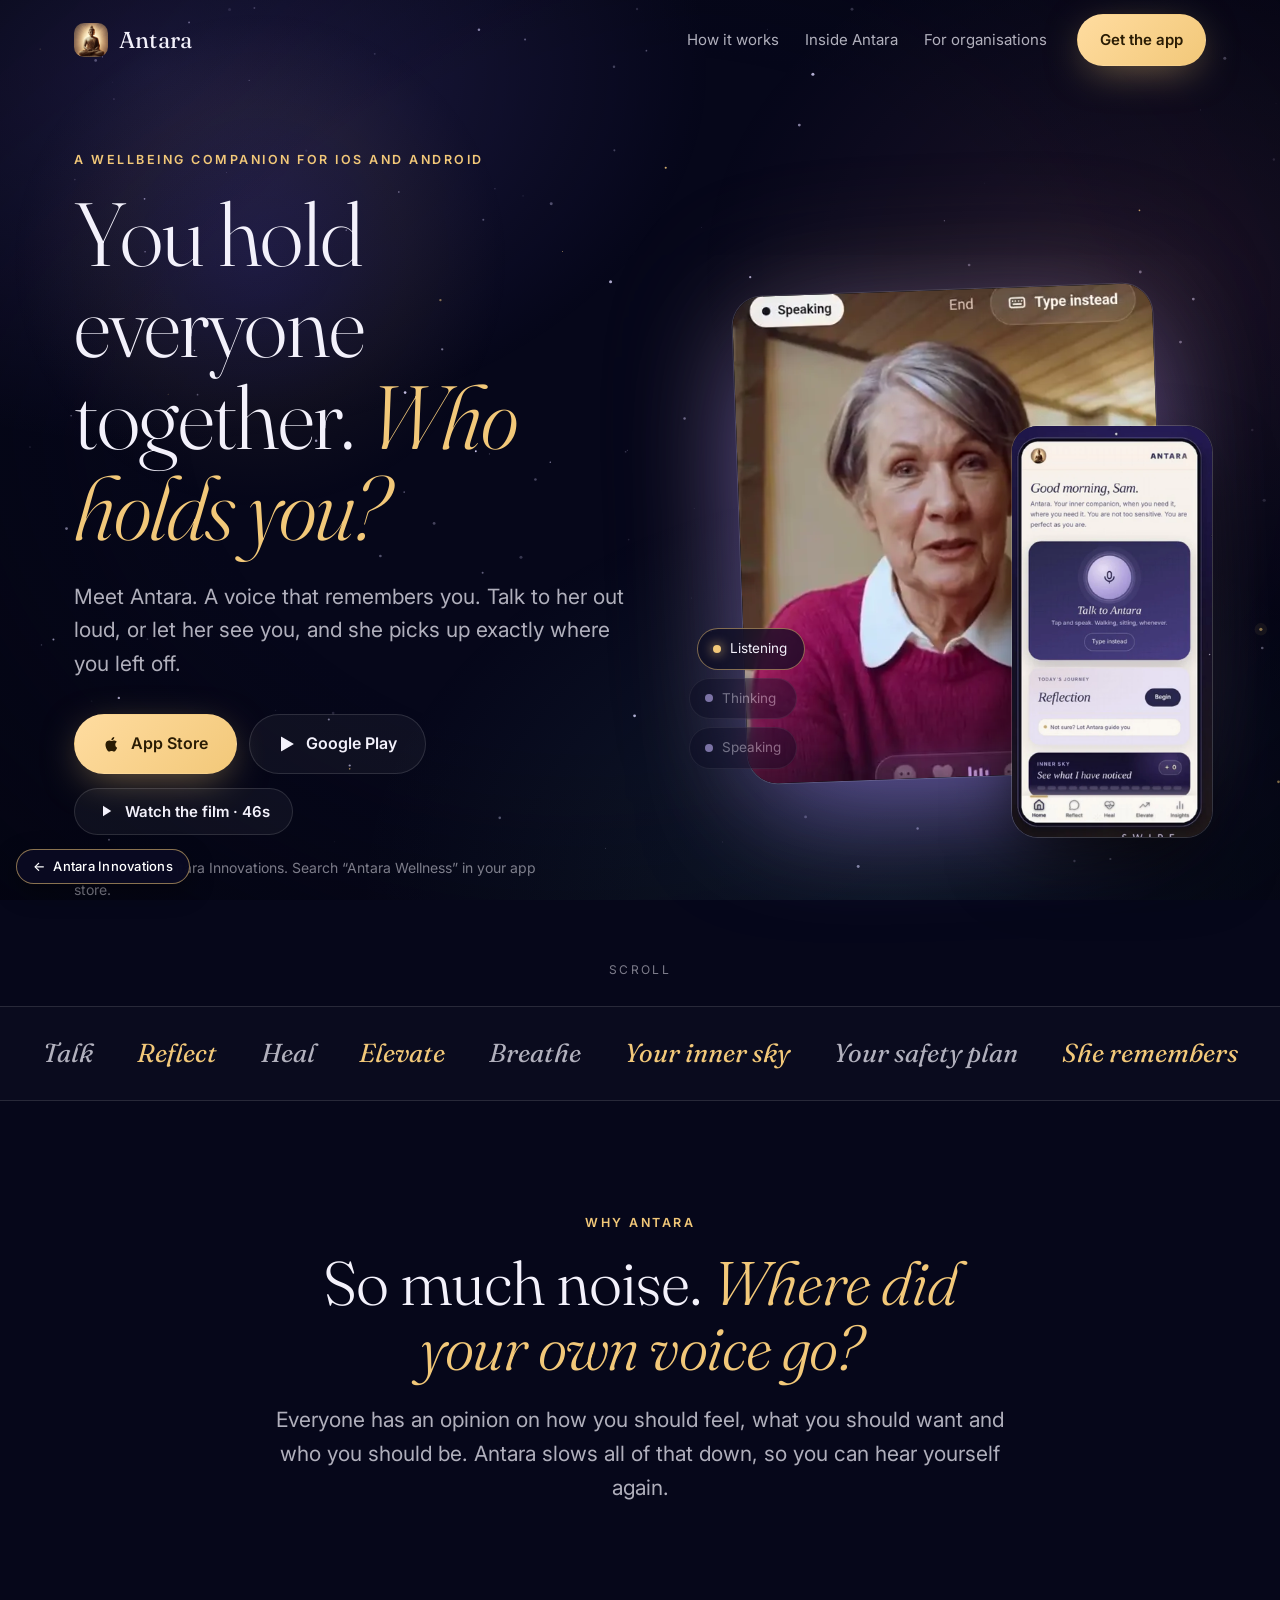
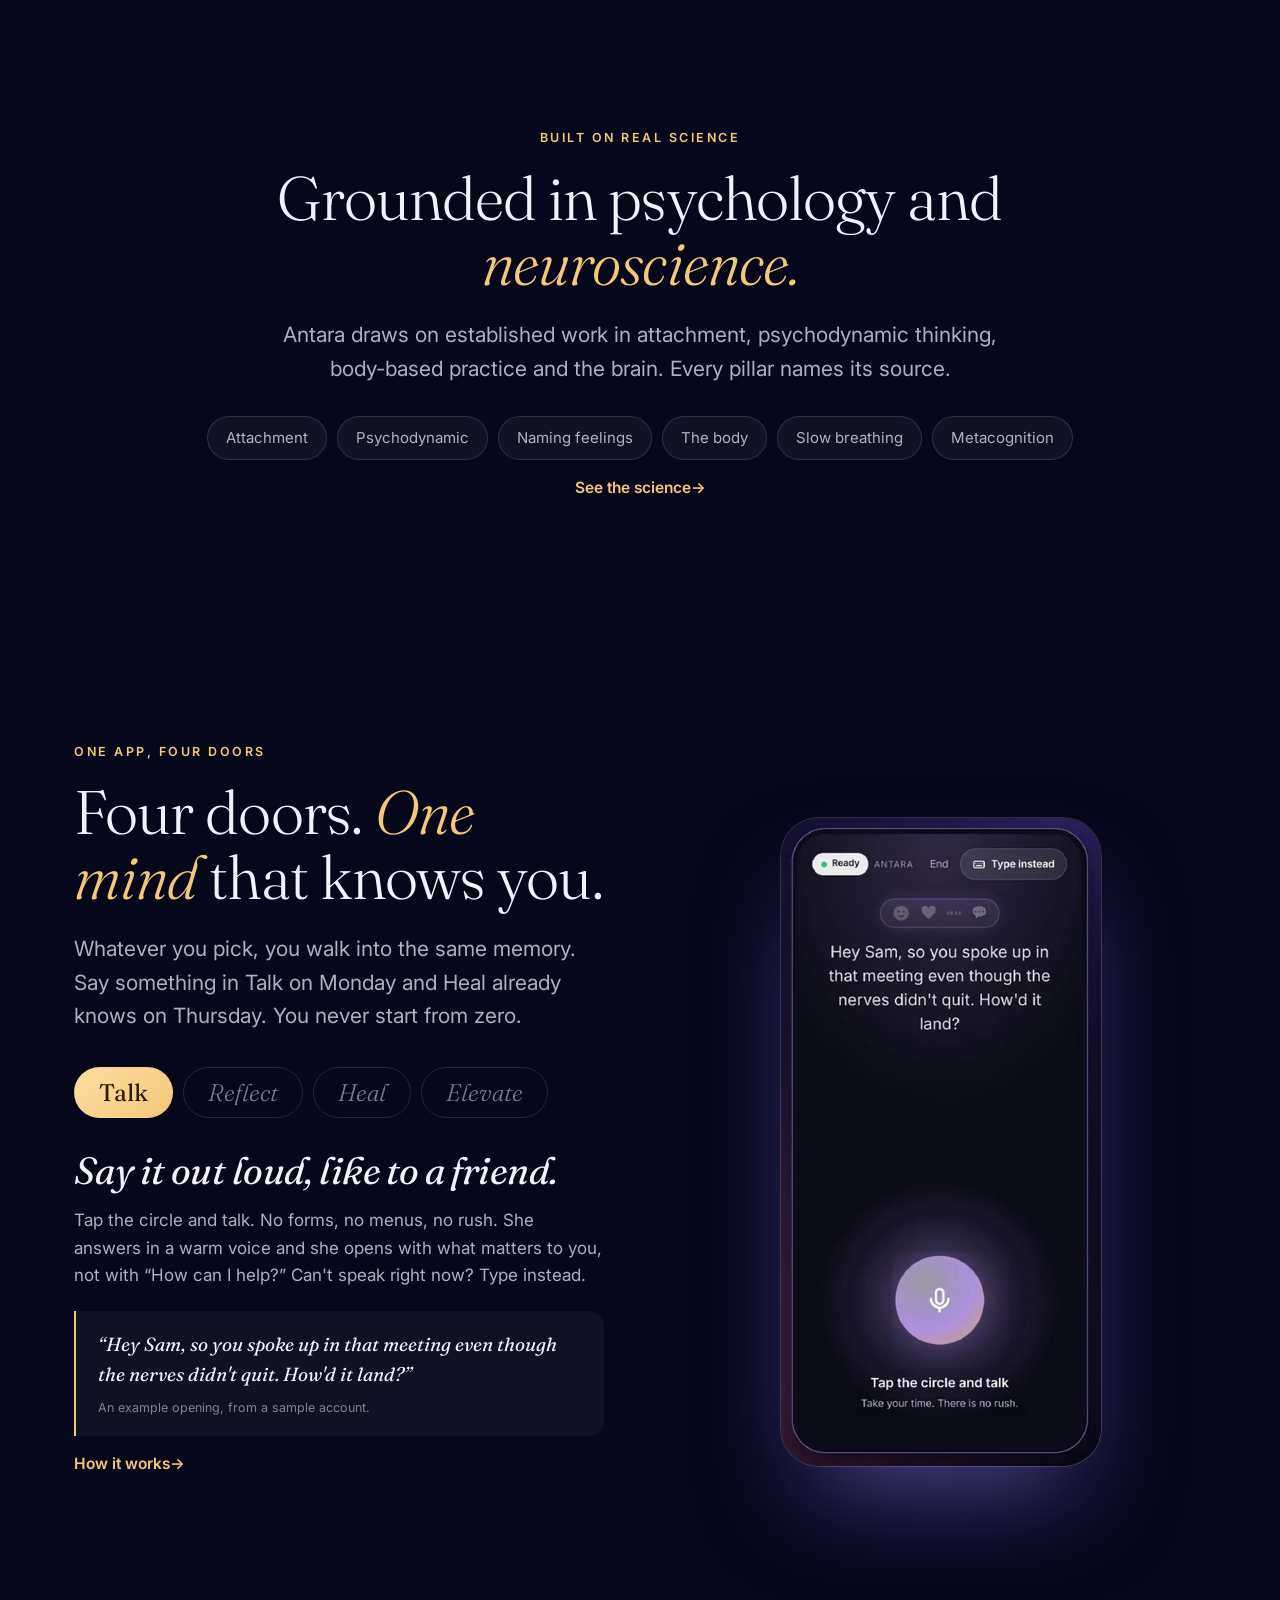
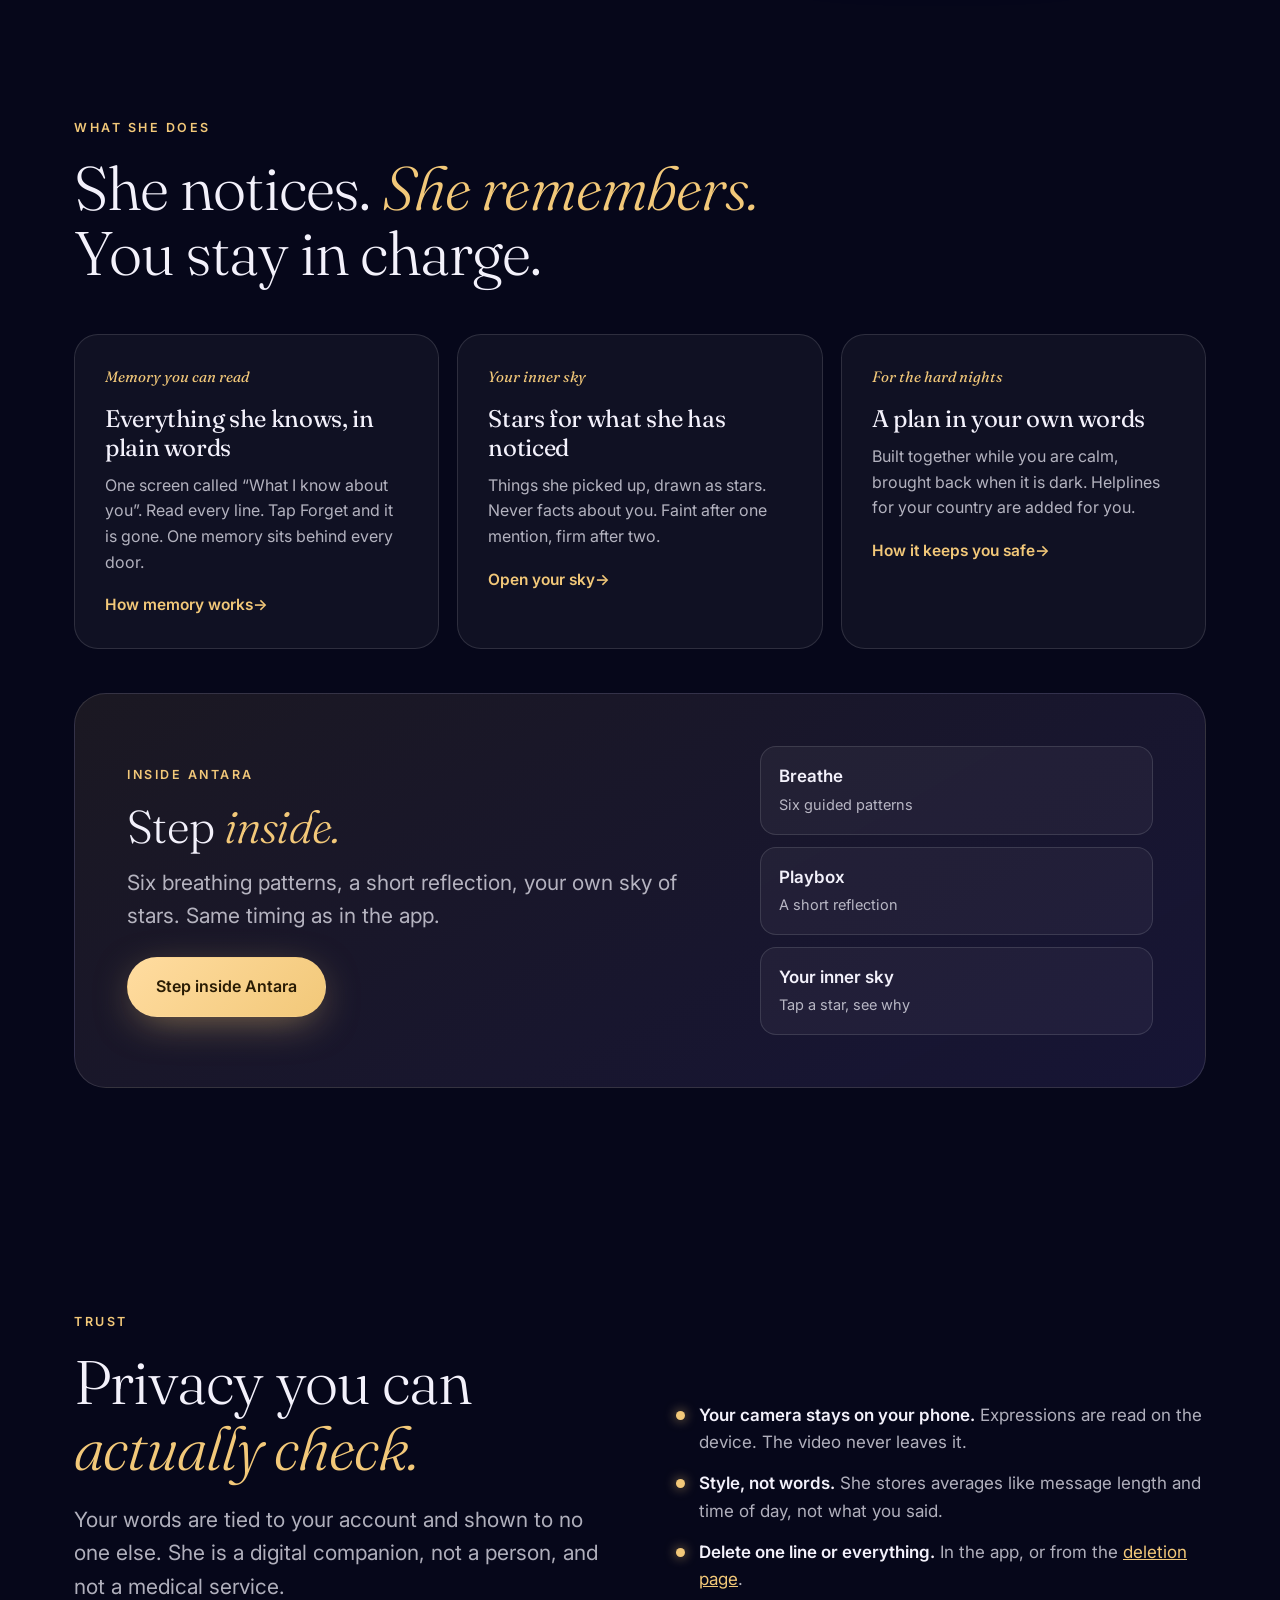
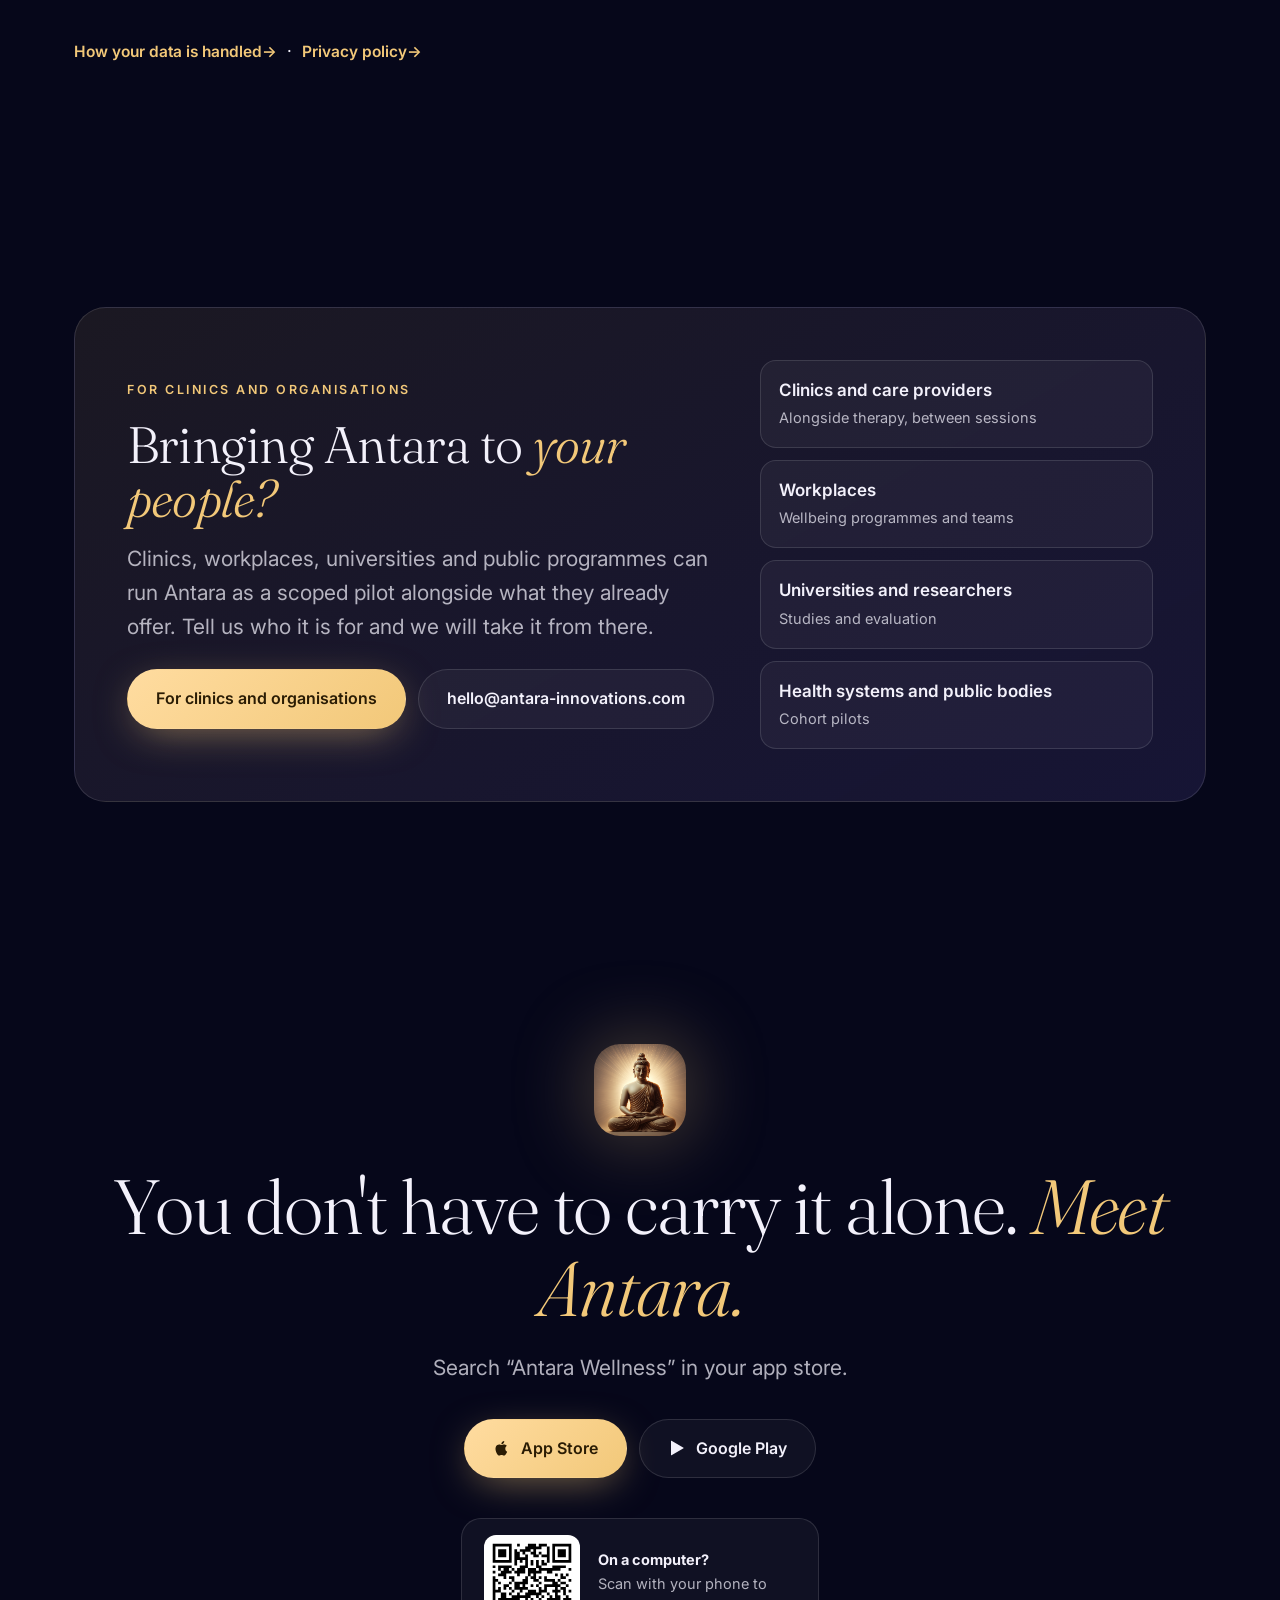
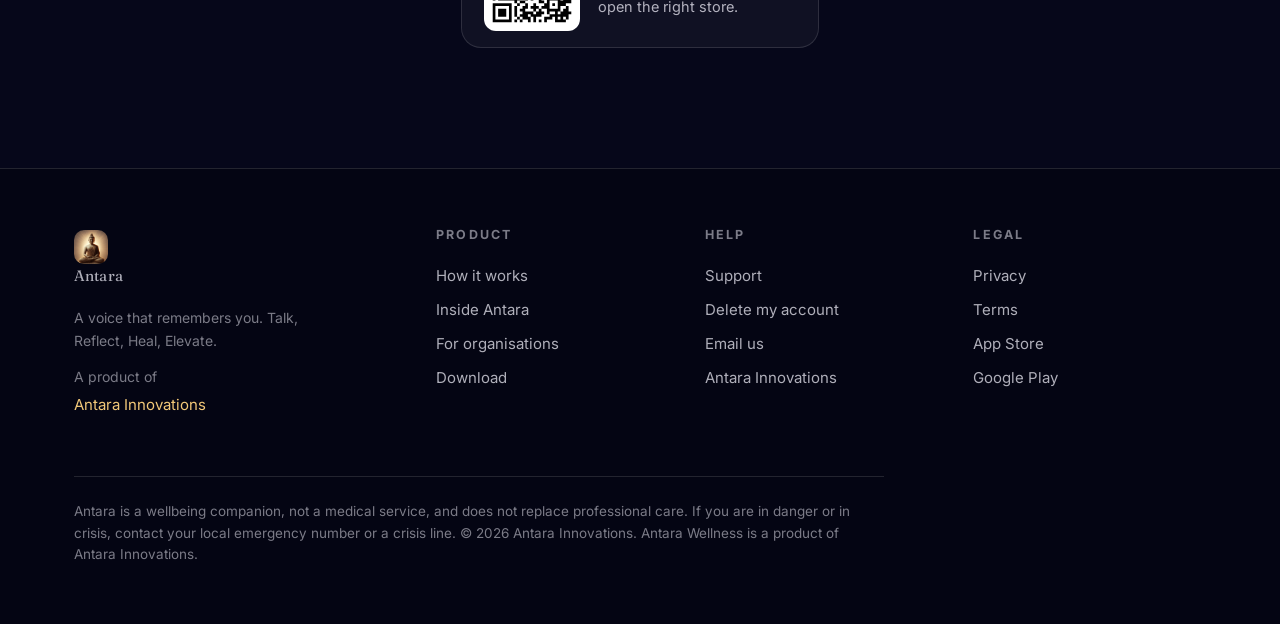
<file: index.html>
<!doctype html>
<html lang="en-GB">
<head>
<meta charset="utf-8">
<title>Antara: a voice that remembers you</title>
<meta name="viewport" content="width=device-width,initial-scale=1,viewport-fit=cover">
<meta name="color-scheme" content="dark">
<meta name="theme-color" content="#06071a">
<meta name="description" content="Antara is a wellbeing companion for iOS and Android. Talk to her face to face, and she remembers you across Talk, Reflect, Heal and Elevate. Seven days free.">
<link rel="canonical" href="https://www.antara.icu/">
<meta property="og:type" content="website">
<meta property="og:site_name" content="Antara">
<meta property="og:title" content="Antara: a voice that remembers you">
<meta property="og:description" content="Antara is a wellbeing companion for iOS and Android. Talk to her face to face, and she remembers you across Talk, Reflect, Heal and Elevate. Seven days free.">
<meta property="og:url" content="https://www.antara.icu/">
<meta property="og:image" content="https://www.antara.icu/assets/img/og.jpg">
<meta property="og:image:width" content="1200"><meta property="og:image:height" content="630">
<meta name="twitter:card" content="summary_large_image">
<meta name="apple-itunes-app" content="app-id=6755032385">
<link rel="alternate" hreflang="en" href="https://www.antara.icu/">
<link rel="alternate" hreflang="x-default" href="https://www.antara.icu/">
<link rel="apple-touch-icon" href="apple-touch-icon.png">
<link rel="icon" href="favicon.ico">
<link rel="preconnect" href="https://fonts.googleapis.com">
<link rel="preconnect" href="https://fonts.gstatic.com" crossorigin>
<link rel="stylesheet" href="https://fonts.googleapis.com/css2?family=Fraunces:ital,opsz,wght@0,9..144,300;0,9..144,400;0,9..144,600;1,9..144,300;1,9..144,400&family=Inter:wght@400;500;600;700&display=swap" media="print" onload="this.media='all'"><noscript><link rel="stylesheet" href="https://fonts.googleapis.com/css2?family=Fraunces:ital,opsz,wght@0,9..144,300;0,9..144,400;0,9..144,600;1,9..144,300;1,9..144,400&family=Inter:wght@400;500;600;700&display=swap"></noscript>
<link rel="stylesheet" href="assets/antara.css">
<script type="application/ld+json">{"@context":"https://schema.org","@type":"MobileApplication","name":"Antara Wellness","operatingSystem":"iOS, Android","applicationCategory":"HealthApplication","description":"A wellbeing companion that remembers you. Talk, Reflect, Heal and Elevate in one app.","url":"https://www.antara.icu/","installUrl":"https://apps.apple.com/us/app/antara-wellness/id6755032385","publisher":{"@type":"Organization","name":"Antara Innovations","url":"https://www.antara-innovations.com/"},"author":{"@type":"Organization","name":"Antara Innovations","url":"https://www.antara-innovations.com/"}}</script>
<script type="application/ld+json">{"@context": "https://schema.org", "@type": "Organization", "name": "Antara Innovations", "url": "https://www.antara-innovations.com/", "brand": {"@type": "Brand", "name": "Antara Wellness", "url": "https://www.antara.icu/"}, "contactPoint": [{"@type": "ContactPoint", "contactType": "customer support", "email": "hello@antara-innovations.com"}]}</script>
<script>try{if(!sessionStorage.getItem("antaraWelcome")&&!matchMedia("(prefers-reduced-motion: reduce)").matches)document.documentElement.classList.add("wl")}catch(e){}</script>
</head>
<body>
<div class="welcome" aria-hidden="true"><div class="motif"></div><div class="rings"><i></i><i></i><i></i></div><img src="assets/antra-icon-512.png" alt="" width="112" height="112"><p>Come in.<span>Take a breath.</span></p><small>Tap to go in</small></div>
<canvas id="sky" aria-hidden="true"></canvas><div class="aurora" aria-hidden="true"></div>
<header class="nav"><div class="in">
  <a class="brand" href="./"><img src="assets/antra-icon-512.png" alt="" width="34" height="34"><span>Antara</span></a>
  <nav class="links" id="links" aria-label="Main">
    <a href="product/">How it works</a><a href="screens/">Inside Antara</a><a href="partners/">For organisations</a>
    <a class="btn gold" href="download/">Get the app</a>
  </nav>
  <button class="burger" aria-label="Menu" aria-expanded="false" aria-controls="links"><span></span><span></span></button>
</div></header>

<main>

<section class="hero">
 <div class="wrap grid">
  <div>
   <p class="eyebrow rv">A wellbeing companion for iOS and Android</p>
   <h1 class="rv d1">You hold everyone together. <em>Who holds you?</em></h1>
   <p class="lead rv d2">Meet Antara. A voice that remembers you. Talk to her out loud, or let her see you, and she picks up exactly where you left off.</p>
   <div class="rv d3">
     <div class="row" data-stores>
      <a class="btn lg gold" data-store="ios" href="https://apps.apple.com/us/app/antara-wellness/id6755032385" target="_blank" rel="noopener"><svg viewBox="0 0 24 24" fill="currentColor"><path d="M16.4 12.7c0-2.4 2-3.5 2.1-3.6-1.1-1.7-2.9-1.9-3.5-1.9-1.5-.2-2.9.9-3.7.9-.8 0-1.9-.9-3.2-.8-1.6 0-3.1 1-4 2.4-1.7 3-.4 7.400 1.200 9.800.8 1.200 1.800 2.500 3 2.500 1.200 0 1.700-.8 3.100-.8 1.500 0 1.900.8 3.200.8 1.300 0 2.100-1.200 2.900-2.400.9-1.300 1.300-2.600 1.300-2.700-.1 0-2.400-.9-2.400-3.600zM14 5.600c.7-.8 1.100-1.900 1-3-1 0-2.100.6-2.800 1.400-.6.700-1.200 1.800-1 2.900 1.100.1 2.100-.5 2.800-1.300z"/></svg><span>App Store</span></a>
      <a class="btn lg" data-store="android" href="https://play.google.com/store/apps/details?id=com.antara.health" target="_blank" rel="noopener"><svg viewBox="0 0 24 24" fill="currentColor"><path d="M4 2.700v18.600c0 .4.4.6.7.4l16-9.300c.3-.2.3-.6 0-.8L4.700 2.300c-.3-.2-.7 0-.7.400z"/></svg><span>Google Play</span></a>
    </div>
     <div class="row" style="margin-top:14px"><button class="btn" data-film type="button"><svg viewBox="0 0 24 24" fill="currentColor"><path d="M8 5v14l11-7z"/></svg><span>Watch the film &middot; 46s</span></button></div>
     <p class="small fine">A product of Antara Innovations. Search &ldquo;Antara Wellness&rdquo; in your app store.</p>
   </div>
  </div>
  <div class="stage rv d2">
   <div class="faceFrame">
     <video src="assets/vid/face.mp4" poster="assets/img/face-poster.webp" muted loop playsinline preload="metadata" data-lazyplay aria-label="Antara talking, face to face"></video></div>
   <div class="statechips" aria-hidden="true">
     <div class="chip"><i></i>Listening</div><div class="chip"><i></i>Thinking</div><div class="chip"><i></i>Speaking</div>
   </div>
   <div class="floatPhone"><img src="assets/img/home.webp" width="563" height="1155" alt="The Antara home screen: Talk to Antara, today's reflection and your inner sky"></div>
  </div>
 </div>
 <div class="scrollhint">Scroll</div>
</section>

<div class="marquee" aria-hidden="true"><div class="track">
  <span>Talk</span><span>Reflect</span><span>Heal</span><span>Elevate</span><span>Breathe</span><span>Your inner sky</span><span>Your safety plan</span><span>She remembers</span>
  <span>Talk</span><span>Reflect</span><span>Heal</span><span>Elevate</span><span>Breathe</span><span>Your inner sky</span><span>Your safety plan</span><span>She remembers</span>
</div></div>


<section id="why"><div class="wrap" style="text-align:center">
 <p class="eyebrow rv">Why Antara</p>
 <h2 class="rv d1" style="max-width:20ch;margin:0 auto">So much noise. <em>Where did your own voice go?</em></h2>
 <p class="lead rv d2" style="max-width:56ch;margin:22px auto 0">Everyone has an opinion on how you should feel, what you should want and who you should be. Antara slows all of that down, so you can hear yourself again.</p>
</div></section>

<section id="science-home"><div class="wrap" style="text-align:center">
 <p class="eyebrow rv">Built on real science</p>
 <h2 class="rv d1" style="max-width:20ch;margin:0 auto">Grounded in psychology and <em>neuroscience.</em></h2>
 <p class="lead rv d2" style="max-width:58ch;margin:22px auto 0">Antara draws on established work in attachment, psychodynamic thinking, body-based practice and the brain. Every pillar names its source.</p>
 <ul class="sci rv d2"><li>Attachment</li><li>Psychodynamic</li><li>Naming feelings</li><li>The body</li><li>Slow breathing</li><li>Metacognition</li></ul>
 <p class="rv d3"><a class="more" href="product/#science">See the science</a></p>
</div></section>

<section id="doors"><div class="wrap">
 <div class="split">
  <div class="copy">
   <p class="eyebrow rv">One app, four doors</p>
   <h2 class="rv d1">Four doors. <em>One mind</em> that knows you.</h2>
   <p class="lead rv d2">Whatever you pick, you walk into the same memory. Say something in Talk on Monday and Heal already knows on Thursday. You never start from zero.</p>
   <div class="doorTabs rv d2" role="tablist" aria-label="Antara modules">
     <button role="tab" data-door="talk" aria-selected="true">Talk</button>
     <button role="tab" data-door="reflect" aria-selected="false">Reflect</button>
     <button role="tab" data-door="heal" aria-selected="false">Heal</button>
     <button role="tab" data-door="elevate" aria-selected="false">Elevate</button>
   </div>
   <div class="doorPanel on" data-panel="talk" role="tabpanel">
     <h3>Say it out loud, like to a friend.</h3>
     <p class="muted">Tap the circle and talk. No forms, no menus, no rush. She answers in a warm voice and she opens with what matters to you, not with &ldquo;How can I help?&rdquo; Can't speak right now? Type instead.</p>
     <div class="quote">&ldquo;Hey Sam, so you spoke up in that meeting even though the nerves didn't quit. How'd it land?&rdquo;<small>An example opening, from a sample account.</small></div>
   </div>
   <div class="doorPanel" data-panel="reflect" role="tabpanel">
     <h3>Slow the spiral. Listen inward.</h3>
     <p class="muted">Reflect is for the loop that will not switch off. She listens, then asks the one question that opens it up. It is closer to a good conversation with someone who pays attention.</p>
     <div class="quote">&ldquo;Your body staying on guard all the time sounds exhausting. As we begin today, I'm curious. What does your body feel like right now?&rdquo;<small>An example opening, from a sample account.</small></div>
   </div>
   <div class="doorPanel" data-panel="heal" role="tabpanel">
     <h3>Start where it lives in the body.</h3>
     <p class="muted">Heal starts from a body map. Tap where it hurts, and Antara works with what that spot has been holding: where the feeling sits, when it flares, and short gentle practices to settle it, at your pace.</p>
   </div>
   <div class="doorPanel" data-panel="elevate" role="tabpanel">
     <h3>Turn what you want into a plan.</h3>
     <p class="muted">Pick an area of life, and a coach who remembers your Thursday meeting builds a 90 day vision you can actually believe in. Then one clear step at a time.</p>
   </div>
  <p class="rv d3"><a class="more" href="product/">How it works</a></p>
  </div>
  <div class="doorShots rv d2">
    <div class="phone on" data-shot="talk"><img src="assets/img/talk.webp" width="623" height="1260" alt="Talk screen: tap the circle and talk" loading="lazy"></div>
    <div class="phone" data-shot="reflect"><img src="assets/img/reflect.webp" width="720" height="1500" alt="Reflect screen with a gentle opening question" loading="lazy"></div>
    <div class="phone" data-shot="heal"><img src="assets/img/body.webp" width="623" height="1260" alt="Heal body map with tappable points" loading="lazy"></div>
    <div class="phone wideShot" data-shot="elevate"><img src="assets/img/elevate.webp" width="1207" height="1117" alt="Elevate coach turning a goal into a 90 day plan" loading="lazy"></div>
  </div>
 </div>
</div></section>

<section id="features"><div class="wrap">
 <p class="eyebrow rv">What she does</p>
 <h2 class="rv d1" style="max-width:20ch">She notices. <em>She remembers.</em> You stay in charge.</h2>
 <div class="habits">
  <div class="card rv"><span class="n">Memory you can read</span><h3>Everything she knows, in plain words</h3><p>One screen called &ldquo;What I know about you&rdquo;. Read every line. Tap Forget and it is gone. One memory sits behind every door.</p><a class="more" href="product/#memory">How memory works</a></div>
  <div class="card rv d1"><span class="n">Your inner sky</span><h3>Stars for what she has noticed</h3><p>Things she picked up, drawn as stars. Never facts about you. Faint after one mention, firm after two.</p><a class="more" href="screens/#innersky">Open your sky</a></div>
  <div class="card rv d2"><span class="n">For the hard nights</span><h3>A plan in your own words</h3><p>Built together while you are calm, brought back when it is dark. Helplines for your country are added for you.</p><a class="more" href="product/#safety">How it keeps you safe</a></div>
 </div>
 <div class="orgband rv" style="margin-top:44px">
  <div>
   <p class="eyebrow">Inside Antara</p>
   <h2 style="font-size:clamp(30px,3.6vw,46px)">Step <em>inside.</em></h2>
   <p class="lead" style="margin-top:14px">Six breathing patterns, a short reflection, your own sky of stars. Same timing as in the app.</p>
   <div class="row" style="margin-top:24px"><a class="btn gold lg" href="screens/">Step inside Antara</a></div>
  </div>
  <ul class="orglist"><li><b>Breathe</b><span>Six guided patterns</span></li><li><b>Playbox</b><span>A short reflection</span></li><li><b>Your inner sky</b><span>Tap a star, see why</span></li></ul>
 </div>
</div></section>

<section id="privacy"><div class="wrap">
 <div class="split">
  <div class="copy">
   <p class="eyebrow rv">Trust</p>
   <h2 class="rv d1" style="max-width:16ch">Privacy you can <em>actually check.</em></h2>
   <p class="lead rv d2">Your words are tied to your account and shown to no one else. She is a digital companion, not a person, and not a medical service.</p>
   <p class="rv d3"><a class="more" href="product/#trust">How your data is handled</a> &nbsp;&middot;&nbsp; <a class="more" href="privacy/">Privacy policy</a></p>
  </div>
  <ul class="ticks rv d2" style="margin:0">
   <li><span><b>Your camera stays on your phone.</b> Expressions are read on the device. The video never leaves it.</span></li>
   <li><span><b>Style, not words.</b> She stores averages like message length and time of day, not what you said.</span></li>
   <li><span><b>Delete one line or everything.</b> In the app, or from the <a href="delete/" style="color:var(--gold)">deletion page</a>.</span></li>
  </ul>
 </div>
</div></section>

<section id="orgs"><div class="wrap">
 <div class="orgband rv">
  <div>
   <p class="eyebrow">For clinics and organisations</p>
   <h2 style="font-size:clamp(32px,4vw,52px)">Bringing Antara to <em>your people?</em></h2>
   <p class="lead" style="margin-top:16px">Clinics, workplaces, universities and public programmes can run Antara as a scoped pilot alongside what they already offer. Tell us who it is for and we will take it from there.</p>
   <div class="row" style="margin-top:26px"><a class="btn gold lg" href="partners/">For clinics and organisations</a><a class="btn lg" href="mailto:hello@antara-innovations.com">hello@antara-innovations.com</a></div>
  </div>
  <ul class="orglist">
   <li><b>Clinics and care providers</b><span>Alongside therapy, between sessions</span></li>
   <li><b>Workplaces</b><span>Wellbeing programmes and teams</span></li>
   <li><b>Universities and researchers</b><span>Studies and evaluation</span></li>
   <li><b>Health systems and public bodies</b><span>Cohort pilots</span></li>
  </ul>
 </div>
</div></section>

<section class="final"><div class="wrap">
  <img class="logo rv" src="assets/antra-icon-512.png" alt="Antara" width="92" height="92">
  <h2 class="rv d1">You don't have to carry it alone. <em>Meet Antara.</em></h2>
  <p class="lead rv d2" style="margin:0 auto">Search &ldquo;Antara Wellness&rdquo; in your app store.</p>
  <div class="rv d3"><div class="row" data-stores>
      <a class="btn lg gold" data-store="ios" href="https://apps.apple.com/us/app/antara-wellness/id6755032385" target="_blank" rel="noopener"><svg viewBox="0 0 24 24" fill="currentColor"><path d="M16.4 12.7c0-2.4 2-3.5 2.1-3.6-1.1-1.7-2.9-1.9-3.5-1.9-1.5-.2-2.9.9-3.7.9-.8 0-1.9-.9-3.2-.8-1.6 0-3.1 1-4 2.4-1.7 3-.4 7.400 1.200 9.800.8 1.200 1.800 2.500 3 2.500 1.200 0 1.700-.8 3.100-.8 1.500 0 1.900.8 3.200.8 1.300 0 2.100-1.200 2.900-2.400.9-1.300 1.300-2.600 1.300-2.700-.1 0-2.400-.9-2.400-3.600zM14 5.600c.7-.8 1.100-1.900 1-3-1 0-2.100.6-2.800 1.400-.6.700-1.200 1.800-1 2.900 1.100.1 2.100-.5 2.800-1.300z"/></svg><span>App Store</span></a>
      <a class="btn lg" data-store="android" href="https://play.google.com/store/apps/details?id=com.antara.health" target="_blank" rel="noopener"><svg viewBox="0 0 24 24" fill="currentColor"><path d="M4 2.700v18.600c0 .4.4.6.7.4l16-9.300c.3-.2.3-.6 0-.8L4.700 2.300c-.3-.2-.7 0-.7.400z"/></svg><span>Google Play</span></a>
    </div></div>
  <div class="qr rv d3"><div class="code" aria-label="QR code to download Antara">
<svg  version="1.1" viewBox="0 0 31 31" xmlns="http://www.w3.org/2000/svg"><path d="M1,1H2V2H1zM2,1H3V2H2zM3,1H4V2H3zM4,1H5V2H4zM5,1H6V2H5zM6,1H7V2H6zM7,1H8V2H7zM10,1H11V2H10zM14,1H15V2H14zM15,1H16V2H15zM16,1H17V2H16zM18,1H19V2H18zM19,1H20V2H19zM20,1H21V2H20zM23,1H24V2H23zM24,1H25V2H24zM25,1H26V2H25zM26,1H27V2H26zM27,1H28V2H27zM28,1H29V2H28zM29,1H30V2H29zM1,2H2V3H1zM7,2H8V3H7zM13,2H14V3H13zM14,2H15V3H14zM15,2H16V3H15zM16,2H17V3H16zM17,2H18V3H17zM18,2H19V3H18zM21,2H22V3H21zM23,2H24V3H23zM29,2H30V3H29zM1,3H2V4H1zM3,3H4V4H3zM4,3H5V4H4zM5,3H6V4H5zM7,3H8V4H7zM9,3H10V4H9zM11,3H12V4H11zM12,3H13V4H12zM13,3H14V4H13zM14,3H15V4H14zM16,3H17V4H16zM21,3H22V4H21zM23,3H24V4H23zM25,3H26V4H25zM26,3H27V4H26zM27,3H28V4H27zM29,3H30V4H29zM1,4H2V5H1zM3,4H4V5H3zM4,4H5V5H4zM5,4H6V5H5zM7,4H8V5H7zM9,4H10V5H9zM10,4H11V5H10zM12,4H13V5H12zM15,4H16V5H15zM16,4H17V5H16zM18,4H19V5H18zM21,4H22V5H21zM23,4H24V5H23zM25,4H26V5H25zM26,4H27V5H26zM27,4H28V5H27zM29,4H30V5H29zM1,5H2V6H1zM3,5H4V6H3zM4,5H5V6H4zM5,5H6V6H5zM7,5H8V6H7zM9,5H10V6H9zM10,5H11V6H10zM13,5H14V6H13zM16,5H17V6H16zM17,5H18V6H17zM19,5H20V6H19zM20,5H21V6H20zM21,5H22V6H21zM23,5H24V6H23zM25,5H26V6H25zM26,5H27V6H26zM27,5H28V6H27zM29,5H30V6H29zM1,6H2V7H1zM7,6H8V7H7zM9,6H10V7H9zM10,6H11V7H10zM11,6H12V7H11zM12,6H13V7H12zM13,6H14V7H13zM21,6H22V7H21zM23,6H24V7H23zM29,6H30V7H29zM1,7H2V8H1zM2,7H3V8H2zM3,7H4V8H3zM4,7H5V8H4zM5,7H6V8H5zM6,7H7V8H6zM7,7H8V8H7zM9,7H10V8H9zM11,7H12V8H11zM13,7H14V8H13zM15,7H16V8H15zM17,7H18V8H17zM19,7H20V8H19zM21,7H22V8H21zM23,7H24V8H23zM24,7H25V8H24zM25,7H26V8H25zM26,7H27V8H26zM27,7H28V8H27zM28,7H29V8H28zM29,7H30V8H29zM9,8H10V9H9zM13,8H14V9H13zM15,8H16V9H15zM17,8H18V9H17zM19,8H20V9H19zM20,8H21V9H20zM1,9H2V10H1zM3,9H4V10H3zM4,9H5V10H4zM5,9H6V10H5zM6,9H7V10H6zM7,9H8V10H7zM11,9H12V10H11zM12,9H13V10H12zM13,9H14V10H13zM17,9H18V10H17zM18,9H19V10H18zM23,9H24V10H23zM24,9H25V10H24zM25,9H26V10H25zM26,9H27V10H26zM27,9H28V10H27zM3,10H4V11H3zM5,10H6V11H5zM6,10H7V11H6zM8,10H9V11H8zM10,10H11V11H10zM11,10H12V11H11zM12,10H13V11H12zM14,10H15V11H14zM15,10H16V11H15zM16,10H17V11H16zM18,10H19V11H18zM19,10H20V11H19zM20,10H21V11H20zM21,10H22V11H21zM22,10H23V11H22zM23,10H24V11H23zM24,10H25V11H24zM25,10H26V11H25zM29,10H30V11H29zM1,11H2V12H1zM4,11H5V12H4zM5,11H6V12H5zM6,11H7V12H6zM7,11H8V12H7zM9,11H10V12H9zM10,11H11V12H10zM11,11H12V12H11zM12,11H13V12H12zM14,11H15V12H14zM15,11H16V12H15zM16,11H17V12H16zM17,11H18V12H17zM18,11H19V12H18zM21,11H22V12H21zM22,11H23V12H22zM3,12H4V13H3zM4,12H5V13H4zM5,12H6V13H5zM10,12H11V13H10zM14,12H15V13H14zM16,12H17V13H16zM24,12H25V13H24zM26,12H27V13H26zM28,12H29V13H28zM1,13H2V14H1zM5,13H6V14H5zM7,13H8V14H7zM8,13H9V14H8zM13,13H14V14H13zM15,13H16V14H15zM16,13H17V14H16zM18,13H19V14H18zM20,13H21V14H20zM26,13H27V14H26zM27,13H28V14H27zM1,14H2V15H1zM2,14H3V15H2zM8,14H9V15H8zM12,14H13V15H12zM13,14H14V15H13zM16,14H17V15H16zM17,14H18V15H17zM20,14H21V15H20zM21,14H22V15H21zM22,14H23V15H22zM23,14H24V15H23zM25,14H26V15H25zM29,14H30V15H29zM1,15H2V16H1zM3,15H4V16H3zM7,15H8V16H7zM9,15H10V16H9zM10,15H11V16H10zM11,15H12V16H11zM12,15H13V16H12zM13,15H14V16H13zM18,15H19V16H18zM23,15H24V16H23zM24,15H25V16H24zM26,15H27V16H26zM27,15H28V16H27zM1,16H2V17H1zM5,16H6V17H5zM6,16H7V17H6zM9,16H10V17H9zM10,16H11V17H10zM12,16H13V17H12zM15,16H16V17H15zM17,16H18V17H17zM20,16H21V17H20zM21,16H22V17H21zM22,16H23V17H22zM23,16H24V17H23zM24,16H25V17H24zM25,16H26V17H25zM28,16H29V17H28zM1,17H2V18H1zM3,17H4V18H3zM5,17H6V18H5zM7,17H8V18H7zM9,17H10V18H9zM10,17H11V18H10zM11,17H12V18H11zM12,17H13V18H12zM13,17H14V18H13zM18,17H19V18H18zM20,17H21V18H20zM24,17H25V18H24zM26,17H27V18H26zM27,17H28V18H27zM1,18H2V19H1zM2,18H3V19H2zM3,18H4V19H3zM8,18H9V19H8zM11,18H12V19H11zM14,18H15V19H14zM15,18H16V19H15zM16,18H17V19H16zM18,18H19V19H18zM19,18H20V19H19zM20,18H21V19H20zM23,18H24V19H23zM24,18H25V19H24zM25,18H26V19H25zM27,18H28V19H27zM29,18H30V19H29zM1,19H2V20H1zM4,19H5V20H4zM5,19H6V20H5zM7,19H8V20H7zM10,19H11V20H10zM13,19H14V20H13zM14,19H15V20H14zM15,19H16V20H15zM16,19H17V20H16zM17,19H18V20H17zM18,19H19V20H18zM21,19H22V20H21zM24,19H25V20H24zM27,19H28V20H27zM1,20H2V21H1zM4,20H5V21H4zM5,20H6V21H5zM8,20H9V21H8zM9,20H10V21H9zM10,20H11V21H10zM11,20H12V21H11zM12,20H13V21H12zM13,20H14V21H13zM14,20H15V21H14zM17,20H18V21H17zM19,20H20V21H19zM22,20H23V21H22zM24,20H25V21H24zM25,20H26V21H25zM28,20H29V21H28zM1,21H2V22H1zM3,21H4V22H3zM4,21H5V22H4zM5,21H6V22H5zM6,21H7V22H6zM7,21H8V22H7zM8,21H9V22H8zM9,21H10V22H9zM10,21H11V22H10zM13,21H14V22H13zM15,21H16V22H15zM18,21H19V22H18zM21,21H22V22H21zM22,21H23V22H22zM23,21H24V22H23zM24,21H25V22H24zM25,21H26V22H25zM27,21H28V22H27zM28,21H29V22H28zM29,21H30V22H29zM9,22H10V23H9zM11,22H12V23H11zM12,22H13V23H12zM18,22H19V23H18zM19,22H20V23H19zM21,22H22V23H21zM25,22H26V23H25zM26,22H27V23H26zM27,22H28V23H27zM28,22H29V23H28zM29,22H30V23H29zM1,23H2V24H1zM2,23H3V24H2zM3,23H4V24H3zM4,23H5V24H4zM5,23H6V24H5zM6,23H7V24H6zM7,23H8V24H7zM10,23H11V24H10zM13,23H14V24H13zM16,23H17V24H16zM20,23H21V24H20zM21,23H22V24H21zM23,23H24V24H23zM25,23H26V24H25zM26,23H27V24H26zM27,23H28V24H27zM1,24H2V25H1zM7,24H8V25H7zM9,24H10V25H9zM12,24H13V25H12zM13,24H14V25H13zM15,24H16V25H15zM16,24H17V25H16zM17,24H18V25H17zM19,24H20V25H19zM20,24H21V25H20zM21,24H22V25H21zM25,24H26V25H25zM28,24H29V25H28zM1,25H2V26H1zM3,25H4V26H3zM4,25H5V26H4zM5,25H6V26H5zM7,25H8V26H7zM9,25H10V26H9zM11,25H12V26H11zM12,25H13V26H12zM16,25H17V26H16zM18,25H19V26H18zM21,25H22V26H21zM22,25H23V26H22zM23,25H24V26H23zM24,25H25V26H24zM25,25H26V26H25zM27,25H28V26H27zM28,25H29V26H28zM1,26H2V27H1zM3,26H4V27H3zM4,26H5V27H4zM5,26H6V27H5zM7,26H8V27H7zM9,26H10V27H9zM12,26H13V27H12zM13,26H14V27H13zM14,26H15V27H14zM15,26H16V27H15zM17,26H18V27H17zM18,26H19V27H18zM19,26H20V27H19zM21,26H22V27H21zM24,26H25V27H24zM26,26H27V27H26zM27,26H28V27H27zM28,26H29V27H28zM29,26H30V27H29zM1,27H2V28H1zM3,27H4V28H3zM4,27H5V28H4zM5,27H6V28H5zM7,27H8V28H7zM9,27H10V28H9zM11,27H12V28H11zM12,27H13V28H12zM13,27H14V28H13zM15,27H16V28H15zM16,27H17V28H16zM17,27H18V28H17zM18,27H19V28H18zM22,27H23V28H22zM23,27H24V28H23zM24,27H25V28H24zM25,27H26V28H25zM26,27H27V28H26zM27,27H28V28H27zM28,27H29V28H28zM1,28H2V29H1zM7,28H8V29H7zM10,28H11V29H10zM12,28H13V29H12zM13,28H14V29H13zM14,28H15V29H14zM16,28H17V29H16zM20,28H21V29H20zM21,28H22V29H21zM22,28H23V29H22zM24,28H25V29H24zM26,28H27V29H26zM28,28H29V29H28zM1,29H2V30H1zM2,29H3V30H2zM3,29H4V30H3zM4,29H5V30H4zM5,29H6V30H5zM6,29H7V30H6zM7,29H8V30H7zM9,29H10V30H9zM11,29H12V30H11zM14,29H15V30H14zM16,29H17V30H16zM18,29H19V30H18zM20,29H21V30H20zM24,29H25V30H24zM25,29H26V30H25zM26,29H27V30H26zM27,29H28V30H27z" id="qr-path" fill="#000000" fill-opacity="1" fill-rule="nonzero" stroke="none"/></svg></div><p><b>On a computer?</b>Scan with your phone to open the right store.</p></div>
</div></section>

</main>
<footer><div class="wrap">
  <div class="foot">
    <div><a class="brand" href="./"><img src="assets/antra-icon-512.png" alt="" width="34" height="34"><span>Antara</span></a>
      <p class="small" style="margin-top:14px;max-width:30ch">A voice that remembers you. Talk, Reflect, Heal, Elevate.</p>
      <p class="small" style="margin-top:10px">A product of <a href="https://www.antara-innovations.com/" target="_blank" rel="noopener" style="color:var(--gold)">Antara Innovations</a></p></div>
    <div><h4>Product</h4><a href="product/">How it works</a><a href="screens/">Inside Antara</a><a href="partners/">For organisations</a><a href="download/">Download</a></div>
    <div><h4>Help</h4><a href="support/">Support</a><a href="delete/">Delete my account</a><a href="mailto:hello@antara-innovations.com">Email us</a><a href="https://www.antara-innovations.com/" target="_blank" rel="noopener">Antara Innovations</a></div>
    <div><h4>Legal</h4><a href="privacy/">Privacy</a><a href="terms/">Terms</a><a href="https://apps.apple.com/us/app/antara-wellness/id6755032385" target="_blank" rel="noopener">App Store</a><a href="https://play.google.com/store/apps/details?id=com.antara.health" target="_blank" rel="noopener">Google Play</a></div>
  </div>
  <p class="disc">Antara is a wellbeing companion, not a medical service, and does not replace professional care. If you are in danger or in crisis, contact your local emergency number or a crisis line. &copy; <span data-year>2026</span> Antara Innovations. Antara Wellness is a product of Antara Innovations.</p>
</div></footer>
<div class="mcta" aria-hidden="false"><a class="btn gold lg" href="download/">Get Antara</a></div>
<div class="modal" role="dialog" aria-modal="true" aria-label="Antara film"><div class="box"><button class="x" aria-label="Close film">&times;</button>
  <video src="assets/vid/film.mp4" poster="assets/img/og.jpg" controls playsinline preload="none"></video></div></div>
<script src="assets/antara.js" defer></script>
</body></html>
</file>
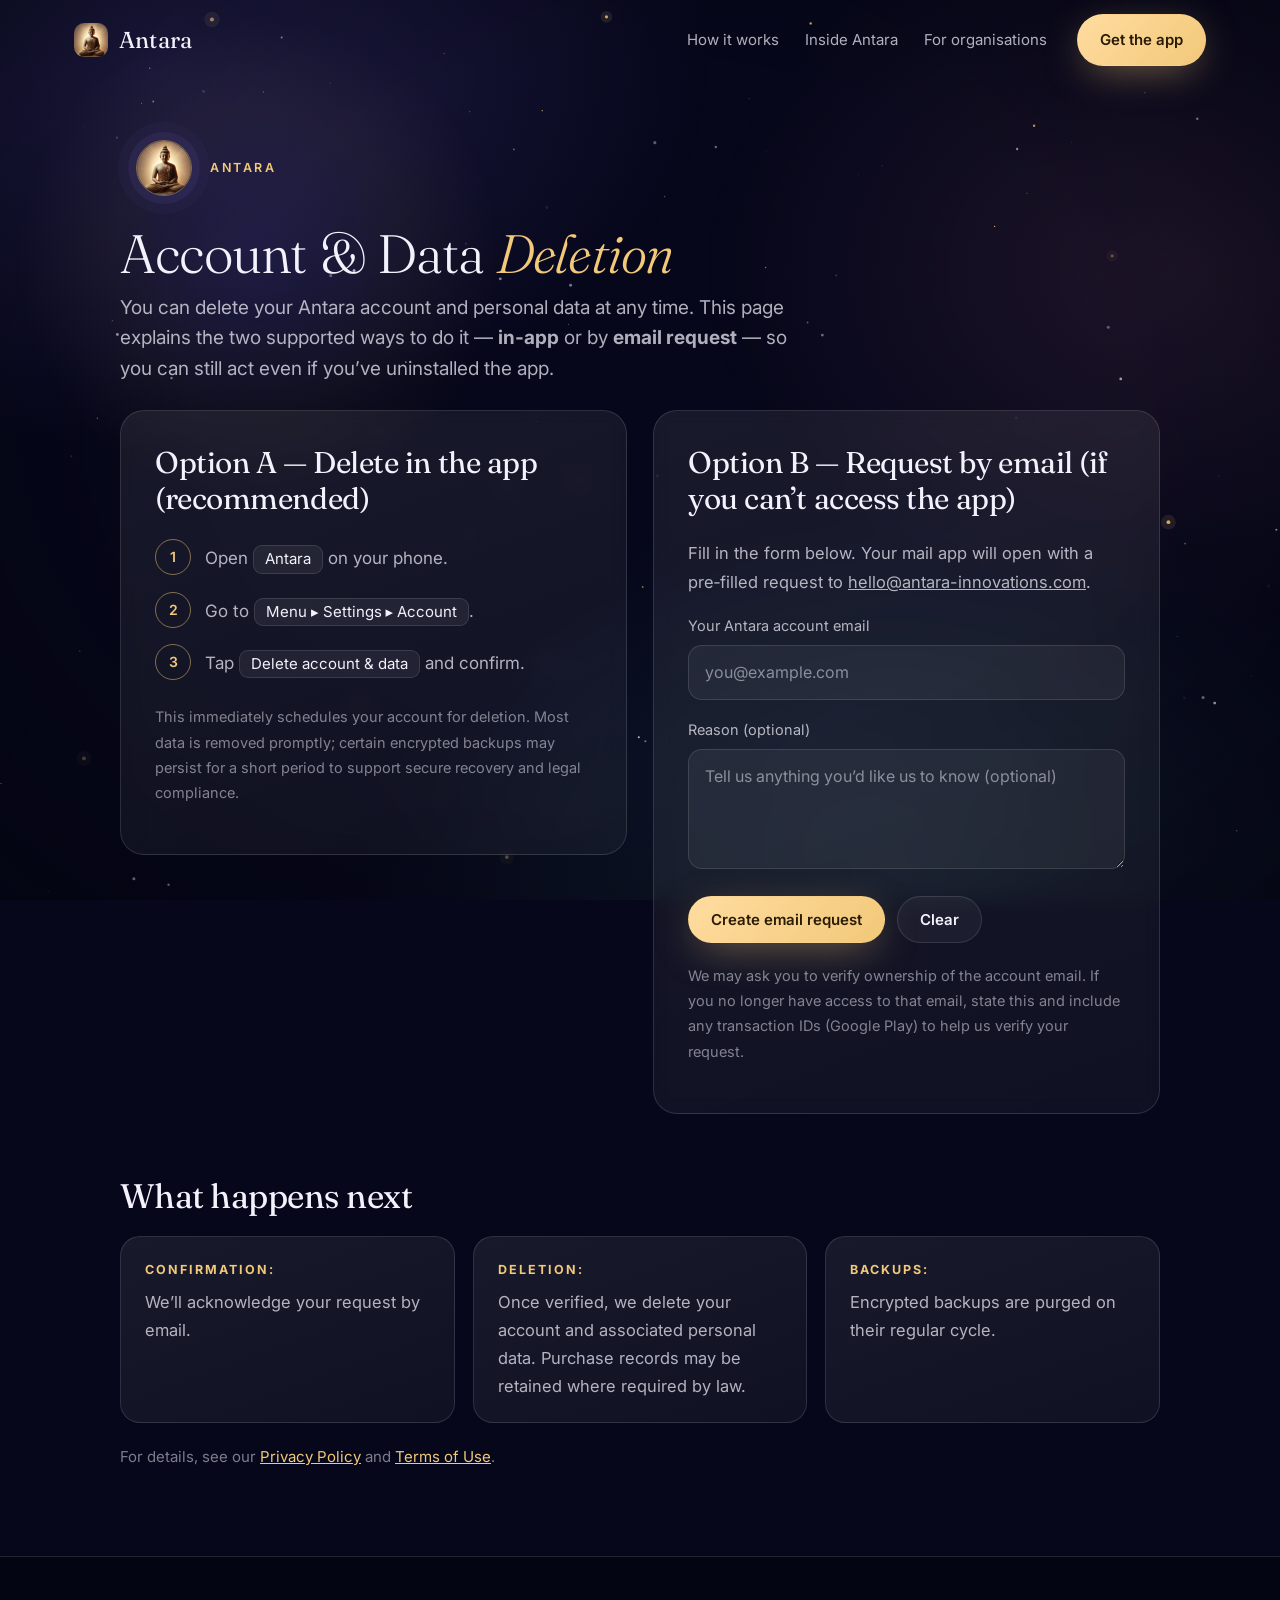
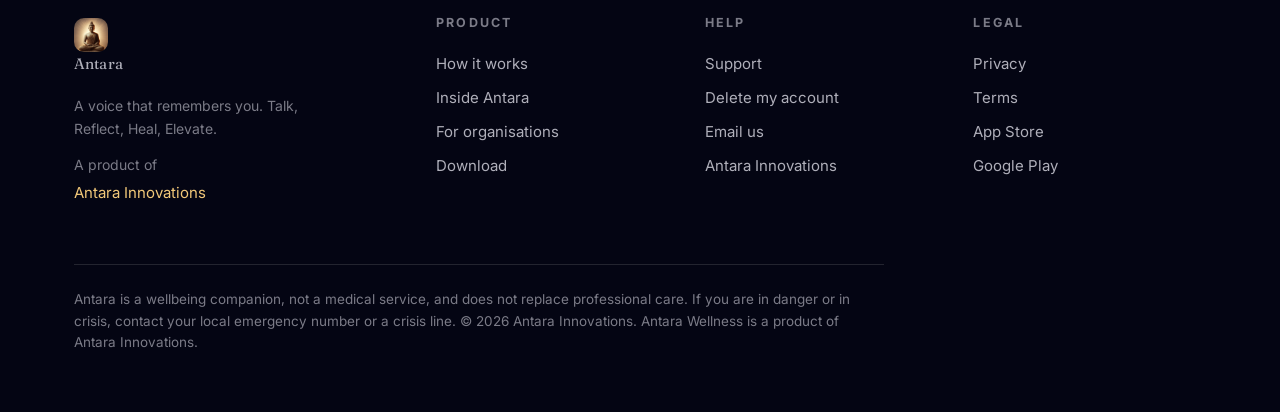
<file: delete/index.html>
<!doctype html>
<html lang="en-GB">
<head>
<meta charset="utf-8">
<title>Antara — Account Deletion</title>
<meta name="description" content="How to delete your Antara account and personal data.">
<link rel="canonical" href="https://www.antara.icu/delete/">
<meta name="viewport" content="width=device-width,initial-scale=1,viewport-fit=cover">
<meta name="color-scheme" content="dark">
<meta name="theme-color" content="#06071a">
<link rel="icon" href="../favicon.ico">
<link rel="apple-touch-icon" href="../apple-touch-icon.png">
<link rel="preconnect" href="https://fonts.googleapis.com">
<link rel="preconnect" href="https://fonts.gstatic.com" crossorigin>
<link rel="stylesheet" href="https://fonts.googleapis.com/css2?family=Fraunces:ital,opsz,wght@0,9..144,300;0,9..144,400;0,9..144,600;1,9..144,300;1,9..144,400&family=Inter:wght@400;500;600;700&display=swap" media="print" onload="this.media='all'"><noscript><link rel="stylesheet" href="https://fonts.googleapis.com/css2?family=Fraunces:ital,opsz,wght@0,9..144,300;0,9..144,400;0,9..144,600;1,9..144,300;1,9..144,400&family=Inter:wght@400;500;600;700&display=swap"></noscript>
<link rel="stylesheet" href="../assets/antara.css">
</head>
<body>
<canvas id="sky" aria-hidden="true"></canvas><div class="aurora" aria-hidden="true"></div>
<header class="nav"><div class="in">
  <a class="brand" href="../"><img src="../assets/antra-icon-512.png" alt="" width="34" height="34"><span>Antara</span></a>
  <nav class="links" id="links" aria-label="Main">
    <a href="../product/">How it works</a><a href="../screens/">Inside Antara</a><a href="../partners/">For organisations</a>
    <a class="btn gold" href="../download/">Get the app</a>
  </nav>
  <button class="burger" aria-label="Menu" aria-expanded="false" aria-controls="links"><span></span><span></span></button>
</div></header>

<main>
<section class="lg-hero"><div class="wrap lg-wide">
  <p class="eyebrow rv"><span class="lg-orb"><img src="../avatar.png" alt="" width="56" height="56"></span>Antara</p>
  <h1 class="rv d1">Account &amp; Data <em>Deletion</em></h1>
  <p class="lead rv d2">You can delete your Antara account and personal data at any time. This page explains the two supported ways to do it — <strong>in‑app</strong> or by <strong>email request</strong> — so you can still act even if you’ve uninstalled the app.</p>
</div></section>
<section class="lg-body"><div class="wrap">
  <div class="lg-two">
<div class="lg-card lg-opt rv">
<h2 id="inapp">Option A — Delete in the app (recommended)</h2>
<ol class="lg-steps">
<li>Open <span class="kbd">Antara</span> on your phone.</li>
<li>Go to <span class="kbd">Menu ▸ Settings ▸ Account</span>.</li>
<li>Tap <span class="kbd">Delete account &amp; data</span> and confirm.</li>
</ol>
<p class="note">This immediately schedules your account for deletion. Most data is removed promptly; certain encrypted backups may persist for a short period to support secure recovery and legal compliance.</p>
</div>
<div class="lg-card lg-opt rv d1">
<h2 id="emailopt">Option B — Request by email (if you can’t access the app)</h2>
<p>Fill in the form below. Your mail app will open with a pre‑filled request to <a href="mailto:hello@antara-innovations.com">hello@antara-innovations.com</a>.</p>
<form aria-label="Email deletion request form" id="delForm">
<div class="lg-field">
<label for="email">Your Antara account email</label>
<input autocomplete="email" id="email" name="email" placeholder="you@example.com" required="" type="email"/>
</div>
<div class="lg-field">
<label for="reason">Reason (optional)</label>
<textarea id="reason" name="reason" placeholder="Tell us anything you’d like us to know (optional)"></textarea>
</div>
<div class="lg-actions">
<button class="btn gold" type="submit">Create email request</button>
<button class="btn" type="reset">Clear</button>
</div>
<p class="note">We may ask you to verify ownership of the account email. If you no longer have access to that email, state this and include any transaction IDs (Google Play) to help us verify your request.</p>
</form>
</div>  </div>
  <div class="lg-wrap2"><div class="lg-next rv">
<h2>What happens next</h2>
<ul class="lg-nl">
<li><strong>Confirmation:</strong> We’ll acknowledge your request by email.</li>
<li><strong>Deletion:</strong> Once verified, we delete your account and associated personal data. Purchase records may be retained where required by law.</li>
<li><strong>Backups:</strong> Encrypted backups are purged on their regular cycle.</li>
</ul>
<p class="note">For details, see our <a href="/privacy/">Privacy Policy</a> and <a href="/terms/">Terms of Use</a>.</p>
</div></div>
</div></section>
</main>
<footer><div class="wrap">
  <div class="foot">
    <div><a class="brand" href="../"><img src="../assets/antra-icon-512.png" alt="" width="34" height="34"><span>Antara</span></a>
      <p class="small" style="margin-top:14px;max-width:30ch">A voice that remembers you. Talk, Reflect, Heal, Elevate.</p>
      <p class="small" style="margin-top:10px">A product of <a href="https://www.antara-innovations.com/" target="_blank" rel="noopener" style="color:var(--gold)">Antara Innovations</a></p></div>
    <div><h4>Product</h4><a href="../product/">How it works</a><a href="../screens/">Inside Antara</a><a href="../partners/">For organisations</a><a href="../download/">Download</a></div>
    <div><h4>Help</h4><a href="../support/">Support</a><a href="../delete/">Delete my account</a><a href="mailto:hello@antara-innovations.com">Email us</a><a href="https://www.antara-innovations.com/" target="_blank" rel="noopener">Antara Innovations</a></div>
    <div><h4>Legal</h4><a href="../privacy/">Privacy</a><a href="../terms/">Terms</a><a href="https://apps.apple.com/us/app/antara-wellness/id6755032385" target="_blank" rel="noopener">App Store</a><a href="https://play.google.com/store/apps/details?id=com.antara.health" target="_blank" rel="noopener">Google Play</a></div>
  </div>
  <p class="disc">Antara is a wellbeing companion, not a medical service, and does not replace professional care. If you are in danger or in crisis, contact your local emergency number or a crisis line. &copy; <span data-year>2026</span> Antara Innovations. Antara Wellness is a product of Antara Innovations.</p>
</div></footer>
<script src="../assets/legal.js" defer></script>
<script src="../assets/antara.js" defer></script>
<script>
(function(){
  var f=document.getElementById('delForm'); if(!f) return;
  f.addEventListener('submit',function(e){
    e.preventDefault();
    if(!f.checkValidity()){f.reportValidity();return;}
    var email=f.elements.email.value.trim(), reason=(f.elements.reason.value||'').trim();
    var body='Please delete my Antara account and personal data.\n\nAccount email: '+email+(reason?'\n\nReason: '+reason:'')+'\n\nIf I no longer have access to that email, I will explain below and include any transaction IDs.';
    var a=document.createElement('a');
    a.href='mailto:hello@antara-innovations.com?subject='+encodeURIComponent('Account and data deletion request')+'&body='+encodeURIComponent(body);
    document.body.appendChild(a); a.click(); a.remove();
  });
})();
</script>
</body>
</html>
</file>
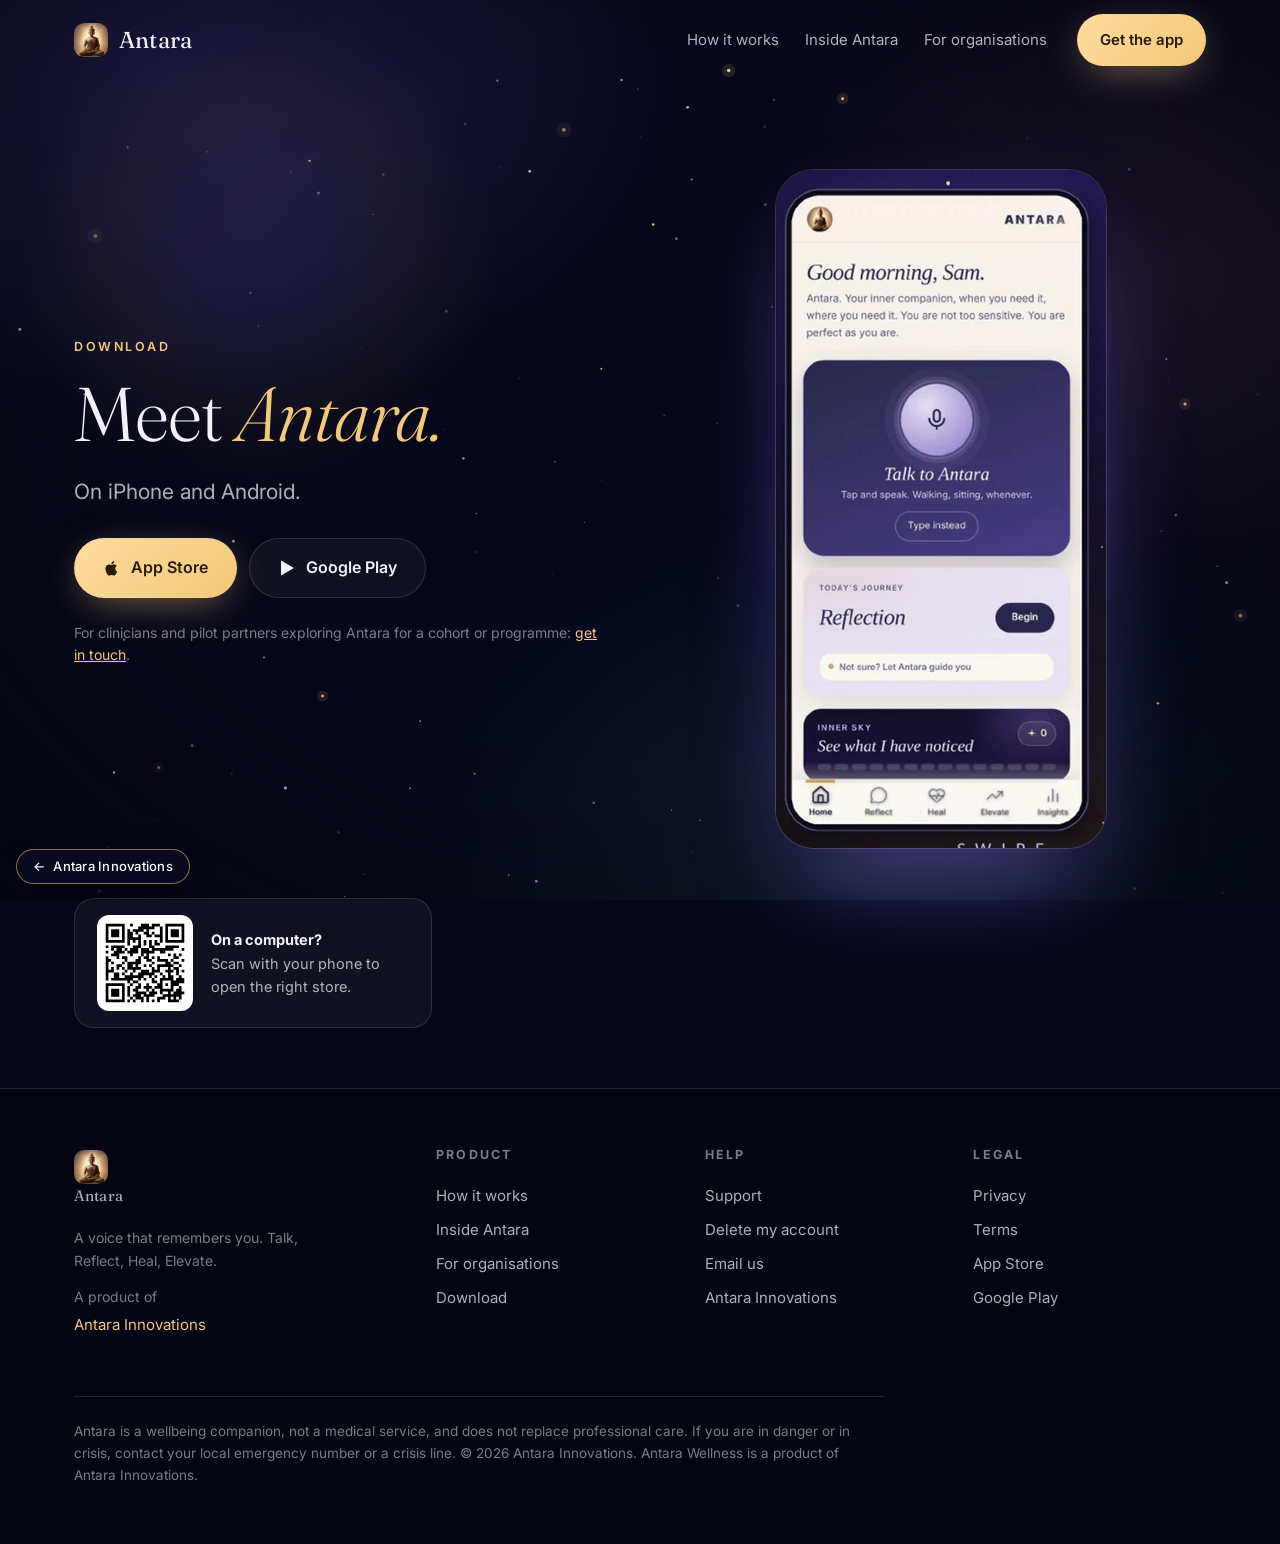
<file: download/index.html>
<!doctype html>
<html lang="en-GB">
<head>
<meta charset="utf-8">
<title>Download Antara</title>
<meta name="viewport" content="width=device-width,initial-scale=1,viewport-fit=cover">
<meta name="color-scheme" content="dark">
<meta name="theme-color" content="#06071a">
<meta name="description" content="Get Antara on the App Store or Google Play. Seven days free.">
<link rel="canonical" href="https://www.antara.icu/download/">
<meta property="og:type" content="website">
<meta property="og:site_name" content="Antara">
<meta property="og:title" content="Download Antara">
<meta property="og:description" content="Get Antara on the App Store or Google Play. Seven days free.">
<meta property="og:url" content="https://www.antara.icu/download/">
<meta property="og:image" content="https://www.antara.icu/assets/img/og.jpg">
<meta property="og:image:width" content="1200"><meta property="og:image:height" content="630">
<meta name="twitter:card" content="summary_large_image">
<meta name="apple-itunes-app" content="app-id=6755032385">
<link rel="alternate" hreflang="en" href="https://www.antara.icu/download/">
<link rel="alternate" hreflang="x-default" href="https://www.antara.icu/download/">
<link rel="apple-touch-icon" href="../apple-touch-icon.png">
<link rel="icon" href="../favicon.ico">
<link rel="preconnect" href="https://fonts.googleapis.com">
<link rel="preconnect" href="https://fonts.gstatic.com" crossorigin>
<link rel="stylesheet" href="https://fonts.googleapis.com/css2?family=Fraunces:ital,opsz,wght@0,9..144,300;0,9..144,400;0,9..144,600;1,9..144,300;1,9..144,400&family=Inter:wght@400;500;600;700&display=swap" media="print" onload="this.media='all'"><noscript><link rel="stylesheet" href="https://fonts.googleapis.com/css2?family=Fraunces:ital,opsz,wght@0,9..144,300;0,9..144,400;0,9..144,600;1,9..144,300;1,9..144,400&family=Inter:wght@400;500;600;700&display=swap"></noscript>
<link rel="stylesheet" href="../assets/antara.css">

</head>
<body>
<canvas id="sky" aria-hidden="true"></canvas><div class="aurora" aria-hidden="true"></div>
<header class="nav"><div class="in">
  <a class="brand" href="../"><img src="../assets/antra-icon-512.png" alt="" width="34" height="34"><span>Antara</span></a>
  <nav class="links" id="links" aria-label="Main">
    <a href="../product/">How it works</a><a href="../screens/">Inside Antara</a><a href="../partners/">For organisations</a>
    <a class="btn gold" href="../download/">Get the app</a>
  </nav>
  <button class="burger" aria-label="Menu" aria-expanded="false" aria-controls="links"><span></span><span></span></button>
</div></header>

<main>
<section class="pageHead" style="min-height:80vh"><div class="wrap">
 <div class="split">
  <div>
   <p class="eyebrow">Download</p>
   <h1>Meet <em>Antara.</em></h1>
   <p class="lead">On iPhone and Android.</p>
   <div style="margin-top:30px"><div class="row" data-stores>
      <a class="btn lg gold" data-store="ios" href="https://apps.apple.com/us/app/antara-wellness/id6755032385" target="_blank" rel="noopener"><svg viewBox="0 0 24 24" fill="currentColor"><path d="M16.4 12.7c0-2.4 2-3.5 2.1-3.6-1.1-1.7-2.9-1.9-3.5-1.9-1.5-.2-2.9.9-3.7.9-.8 0-1.9-.9-3.2-.8-1.6 0-3.1 1-4 2.4-1.7 3-.4 7.400 1.200 9.800.8 1.200 1.800 2.500 3 2.500 1.200 0 1.700-.8 3.100-.8 1.500 0 1.900.8 3.200.8 1.300 0 2.100-1.200 2.900-2.400.9-1.300 1.300-2.600 1.300-2.700-.1 0-2.400-.9-2.400-3.600zM14 5.600c.7-.8 1.100-1.900 1-3-1 0-2.100.6-2.800 1.400-.6.700-1.200 1.800-1 2.900 1.100.1 2.100-.5 2.800-1.300z"/></svg><span>App Store</span></a>
      <a class="btn lg" data-store="android" href="https://play.google.com/store/apps/details?id=com.antara.health" target="_blank" rel="noopener"><svg viewBox="0 0 24 24" fill="currentColor"><path d="M4 2.700v18.600c0 .4.4.6.7.4l16-9.300c.3-.2.3-.6 0-.8L4.700 2.300c-.3-.2-.7 0-.7.400z"/></svg><span>Google Play</span></a>
    </div></div>
   <p class="small" style="margin-top:24px">For clinicians and pilot partners exploring Antara for a cohort or programme: <a href="../support/" style="color:var(--gold)">get in touch</a>.</p>
  </div>
  <div class="phoneWrap"><div class="phone"><img src="../assets/img/home.webp" width="563" height="1155" alt="Antara home screen"></div></div>
 </div>
 <div class="qr" style="margin-top:50px"><div class="code" aria-label="QR code">
<svg  version="1.1" viewBox="0 0 31 31" xmlns="http://www.w3.org/2000/svg"><path d="M1,1H2V2H1zM2,1H3V2H2zM3,1H4V2H3zM4,1H5V2H4zM5,1H6V2H5zM6,1H7V2H6zM7,1H8V2H7zM10,1H11V2H10zM14,1H15V2H14zM15,1H16V2H15zM16,1H17V2H16zM18,1H19V2H18zM19,1H20V2H19zM20,1H21V2H20zM23,1H24V2H23zM24,1H25V2H24zM25,1H26V2H25zM26,1H27V2H26zM27,1H28V2H27zM28,1H29V2H28zM29,1H30V2H29zM1,2H2V3H1zM7,2H8V3H7zM13,2H14V3H13zM14,2H15V3H14zM15,2H16V3H15zM16,2H17V3H16zM17,2H18V3H17zM18,2H19V3H18zM21,2H22V3H21zM23,2H24V3H23zM29,2H30V3H29zM1,3H2V4H1zM3,3H4V4H3zM4,3H5V4H4zM5,3H6V4H5zM7,3H8V4H7zM9,3H10V4H9zM11,3H12V4H11zM12,3H13V4H12zM13,3H14V4H13zM14,3H15V4H14zM16,3H17V4H16zM21,3H22V4H21zM23,3H24V4H23zM25,3H26V4H25zM26,3H27V4H26zM27,3H28V4H27zM29,3H30V4H29zM1,4H2V5H1zM3,4H4V5H3zM4,4H5V5H4zM5,4H6V5H5zM7,4H8V5H7zM9,4H10V5H9zM10,4H11V5H10zM12,4H13V5H12zM15,4H16V5H15zM16,4H17V5H16zM18,4H19V5H18zM21,4H22V5H21zM23,4H24V5H23zM25,4H26V5H25zM26,4H27V5H26zM27,4H28V5H27zM29,4H30V5H29zM1,5H2V6H1zM3,5H4V6H3zM4,5H5V6H4zM5,5H6V6H5zM7,5H8V6H7zM9,5H10V6H9zM10,5H11V6H10zM13,5H14V6H13zM16,5H17V6H16zM17,5H18V6H17zM19,5H20V6H19zM20,5H21V6H20zM21,5H22V6H21zM23,5H24V6H23zM25,5H26V6H25zM26,5H27V6H26zM27,5H28V6H27zM29,5H30V6H29zM1,6H2V7H1zM7,6H8V7H7zM9,6H10V7H9zM10,6H11V7H10zM11,6H12V7H11zM12,6H13V7H12zM13,6H14V7H13zM21,6H22V7H21zM23,6H24V7H23zM29,6H30V7H29zM1,7H2V8H1zM2,7H3V8H2zM3,7H4V8H3zM4,7H5V8H4zM5,7H6V8H5zM6,7H7V8H6zM7,7H8V8H7zM9,7H10V8H9zM11,7H12V8H11zM13,7H14V8H13zM15,7H16V8H15zM17,7H18V8H17zM19,7H20V8H19zM21,7H22V8H21zM23,7H24V8H23zM24,7H25V8H24zM25,7H26V8H25zM26,7H27V8H26zM27,7H28V8H27zM28,7H29V8H28zM29,7H30V8H29zM9,8H10V9H9zM13,8H14V9H13zM15,8H16V9H15zM17,8H18V9H17zM19,8H20V9H19zM20,8H21V9H20zM1,9H2V10H1zM3,9H4V10H3zM4,9H5V10H4zM5,9H6V10H5zM6,9H7V10H6zM7,9H8V10H7zM11,9H12V10H11zM12,9H13V10H12zM13,9H14V10H13zM17,9H18V10H17zM18,9H19V10H18zM23,9H24V10H23zM24,9H25V10H24zM25,9H26V10H25zM26,9H27V10H26zM27,9H28V10H27zM3,10H4V11H3zM5,10H6V11H5zM6,10H7V11H6zM8,10H9V11H8zM10,10H11V11H10zM11,10H12V11H11zM12,10H13V11H12zM14,10H15V11H14zM15,10H16V11H15zM16,10H17V11H16zM18,10H19V11H18zM19,10H20V11H19zM20,10H21V11H20zM21,10H22V11H21zM22,10H23V11H22zM23,10H24V11H23zM24,10H25V11H24zM25,10H26V11H25zM29,10H30V11H29zM1,11H2V12H1zM4,11H5V12H4zM5,11H6V12H5zM6,11H7V12H6zM7,11H8V12H7zM9,11H10V12H9zM10,11H11V12H10zM11,11H12V12H11zM12,11H13V12H12zM14,11H15V12H14zM15,11H16V12H15zM16,11H17V12H16zM17,11H18V12H17zM18,11H19V12H18zM21,11H22V12H21zM22,11H23V12H22zM3,12H4V13H3zM4,12H5V13H4zM5,12H6V13H5zM10,12H11V13H10zM14,12H15V13H14zM16,12H17V13H16zM24,12H25V13H24zM26,12H27V13H26zM28,12H29V13H28zM1,13H2V14H1zM5,13H6V14H5zM7,13H8V14H7zM8,13H9V14H8zM13,13H14V14H13zM15,13H16V14H15zM16,13H17V14H16zM18,13H19V14H18zM20,13H21V14H20zM26,13H27V14H26zM27,13H28V14H27zM1,14H2V15H1zM2,14H3V15H2zM8,14H9V15H8zM12,14H13V15H12zM13,14H14V15H13zM16,14H17V15H16zM17,14H18V15H17zM20,14H21V15H20zM21,14H22V15H21zM22,14H23V15H22zM23,14H24V15H23zM25,14H26V15H25zM29,14H30V15H29zM1,15H2V16H1zM3,15H4V16H3zM7,15H8V16H7zM9,15H10V16H9zM10,15H11V16H10zM11,15H12V16H11zM12,15H13V16H12zM13,15H14V16H13zM18,15H19V16H18zM23,15H24V16H23zM24,15H25V16H24zM26,15H27V16H26zM27,15H28V16H27zM1,16H2V17H1zM5,16H6V17H5zM6,16H7V17H6zM9,16H10V17H9zM10,16H11V17H10zM12,16H13V17H12zM15,16H16V17H15zM17,16H18V17H17zM20,16H21V17H20zM21,16H22V17H21zM22,16H23V17H22zM23,16H24V17H23zM24,16H25V17H24zM25,16H26V17H25zM28,16H29V17H28zM1,17H2V18H1zM3,17H4V18H3zM5,17H6V18H5zM7,17H8V18H7zM9,17H10V18H9zM10,17H11V18H10zM11,17H12V18H11zM12,17H13V18H12zM13,17H14V18H13zM18,17H19V18H18zM20,17H21V18H20zM24,17H25V18H24zM26,17H27V18H26zM27,17H28V18H27zM1,18H2V19H1zM2,18H3V19H2zM3,18H4V19H3zM8,18H9V19H8zM11,18H12V19H11zM14,18H15V19H14zM15,18H16V19H15zM16,18H17V19H16zM18,18H19V19H18zM19,18H20V19H19zM20,18H21V19H20zM23,18H24V19H23zM24,18H25V19H24zM25,18H26V19H25zM27,18H28V19H27zM29,18H30V19H29zM1,19H2V20H1zM4,19H5V20H4zM5,19H6V20H5zM7,19H8V20H7zM10,19H11V20H10zM13,19H14V20H13zM14,19H15V20H14zM15,19H16V20H15zM16,19H17V20H16zM17,19H18V20H17zM18,19H19V20H18zM21,19H22V20H21zM24,19H25V20H24zM27,19H28V20H27zM1,20H2V21H1zM4,20H5V21H4zM5,20H6V21H5zM8,20H9V21H8zM9,20H10V21H9zM10,20H11V21H10zM11,20H12V21H11zM12,20H13V21H12zM13,20H14V21H13zM14,20H15V21H14zM17,20H18V21H17zM19,20H20V21H19zM22,20H23V21H22zM24,20H25V21H24zM25,20H26V21H25zM28,20H29V21H28zM1,21H2V22H1zM3,21H4V22H3zM4,21H5V22H4zM5,21H6V22H5zM6,21H7V22H6zM7,21H8V22H7zM8,21H9V22H8zM9,21H10V22H9zM10,21H11V22H10zM13,21H14V22H13zM15,21H16V22H15zM18,21H19V22H18zM21,21H22V22H21zM22,21H23V22H22zM23,21H24V22H23zM24,21H25V22H24zM25,21H26V22H25zM27,21H28V22H27zM28,21H29V22H28zM29,21H30V22H29zM9,22H10V23H9zM11,22H12V23H11zM12,22H13V23H12zM18,22H19V23H18zM19,22H20V23H19zM21,22H22V23H21zM25,22H26V23H25zM26,22H27V23H26zM27,22H28V23H27zM28,22H29V23H28zM29,22H30V23H29zM1,23H2V24H1zM2,23H3V24H2zM3,23H4V24H3zM4,23H5V24H4zM5,23H6V24H5zM6,23H7V24H6zM7,23H8V24H7zM10,23H11V24H10zM13,23H14V24H13zM16,23H17V24H16zM20,23H21V24H20zM21,23H22V24H21zM23,23H24V24H23zM25,23H26V24H25zM26,23H27V24H26zM27,23H28V24H27zM1,24H2V25H1zM7,24H8V25H7zM9,24H10V25H9zM12,24H13V25H12zM13,24H14V25H13zM15,24H16V25H15zM16,24H17V25H16zM17,24H18V25H17zM19,24H20V25H19zM20,24H21V25H20zM21,24H22V25H21zM25,24H26V25H25zM28,24H29V25H28zM1,25H2V26H1zM3,25H4V26H3zM4,25H5V26H4zM5,25H6V26H5zM7,25H8V26H7zM9,25H10V26H9zM11,25H12V26H11zM12,25H13V26H12zM16,25H17V26H16zM18,25H19V26H18zM21,25H22V26H21zM22,25H23V26H22zM23,25H24V26H23zM24,25H25V26H24zM25,25H26V26H25zM27,25H28V26H27zM28,25H29V26H28zM1,26H2V27H1zM3,26H4V27H3zM4,26H5V27H4zM5,26H6V27H5zM7,26H8V27H7zM9,26H10V27H9zM12,26H13V27H12zM13,26H14V27H13zM14,26H15V27H14zM15,26H16V27H15zM17,26H18V27H17zM18,26H19V27H18zM19,26H20V27H19zM21,26H22V27H21zM24,26H25V27H24zM26,26H27V27H26zM27,26H28V27H27zM28,26H29V27H28zM29,26H30V27H29zM1,27H2V28H1zM3,27H4V28H3zM4,27H5V28H4zM5,27H6V28H5zM7,27H8V28H7zM9,27H10V28H9zM11,27H12V28H11zM12,27H13V28H12zM13,27H14V28H13zM15,27H16V28H15zM16,27H17V28H16zM17,27H18V28H17zM18,27H19V28H18zM22,27H23V28H22zM23,27H24V28H23zM24,27H25V28H24zM25,27H26V28H25zM26,27H27V28H26zM27,27H28V28H27zM28,27H29V28H28zM1,28H2V29H1zM7,28H8V29H7zM10,28H11V29H10zM12,28H13V29H12zM13,28H14V29H13zM14,28H15V29H14zM16,28H17V29H16zM20,28H21V29H20zM21,28H22V29H21zM22,28H23V29H22zM24,28H25V29H24zM26,28H27V29H26zM28,28H29V29H28zM1,29H2V30H1zM2,29H3V30H2zM3,29H4V30H3zM4,29H5V30H4zM5,29H6V30H5zM6,29H7V30H6zM7,29H8V30H7zM9,29H10V30H9zM11,29H12V30H11zM14,29H15V30H14zM16,29H17V30H16zM18,29H19V30H18zM20,29H21V30H20zM24,29H25V30H24zM25,29H26V30H25zM26,29H27V30H26zM27,29H28V30H27z" id="qr-path" fill="#000000" fill-opacity="1" fill-rule="nonzero" stroke="none"/></svg></div><p><b>On a computer?</b>Scan with your phone to open the right store.</p></div>
</div></section>
</main>
<footer><div class="wrap">
  <div class="foot">
    <div><a class="brand" href="../"><img src="../assets/antra-icon-512.png" alt="" width="34" height="34"><span>Antara</span></a>
      <p class="small" style="margin-top:14px;max-width:30ch">A voice that remembers you. Talk, Reflect, Heal, Elevate.</p>
      <p class="small" style="margin-top:10px">A product of <a href="https://www.antara-innovations.com/" target="_blank" rel="noopener" style="color:var(--gold)">Antara Innovations</a></p></div>
    <div><h4>Product</h4><a href="../product/">How it works</a><a href="../screens/">Inside Antara</a><a href="../partners/">For organisations</a><a href="../download/">Download</a></div>
    <div><h4>Help</h4><a href="../support/">Support</a><a href="../delete/">Delete my account</a><a href="mailto:hello@antara-innovations.com">Email us</a><a href="https://www.antara-innovations.com/" target="_blank" rel="noopener">Antara Innovations</a></div>
    <div><h4>Legal</h4><a href="../privacy/">Privacy</a><a href="../terms/">Terms</a><a href="https://apps.apple.com/us/app/antara-wellness/id6755032385" target="_blank" rel="noopener">App Store</a><a href="https://play.google.com/store/apps/details?id=com.antara.health" target="_blank" rel="noopener">Google Play</a></div>
  </div>
  <p class="disc">Antara is a wellbeing companion, not a medical service, and does not replace professional care. If you are in danger or in crisis, contact your local emergency number or a crisis line. &copy; <span data-year>2026</span> Antara Innovations. Antara Wellness is a product of Antara Innovations.</p>
</div></footer>
<div class="mcta" aria-hidden="false"><a class="btn gold lg" href="../download/">Get Antara</a></div>
<div class="modal" role="dialog" aria-modal="true" aria-label="Antara film"><div class="box"><button class="x" aria-label="Close film">&times;</button>
  <video src="../assets/vid/film.mp4" poster="../assets/img/og.jpg" controls playsinline preload="none"></video></div></div>
<script src="../assets/antara.js" defer></script>
</body></html>
</file>
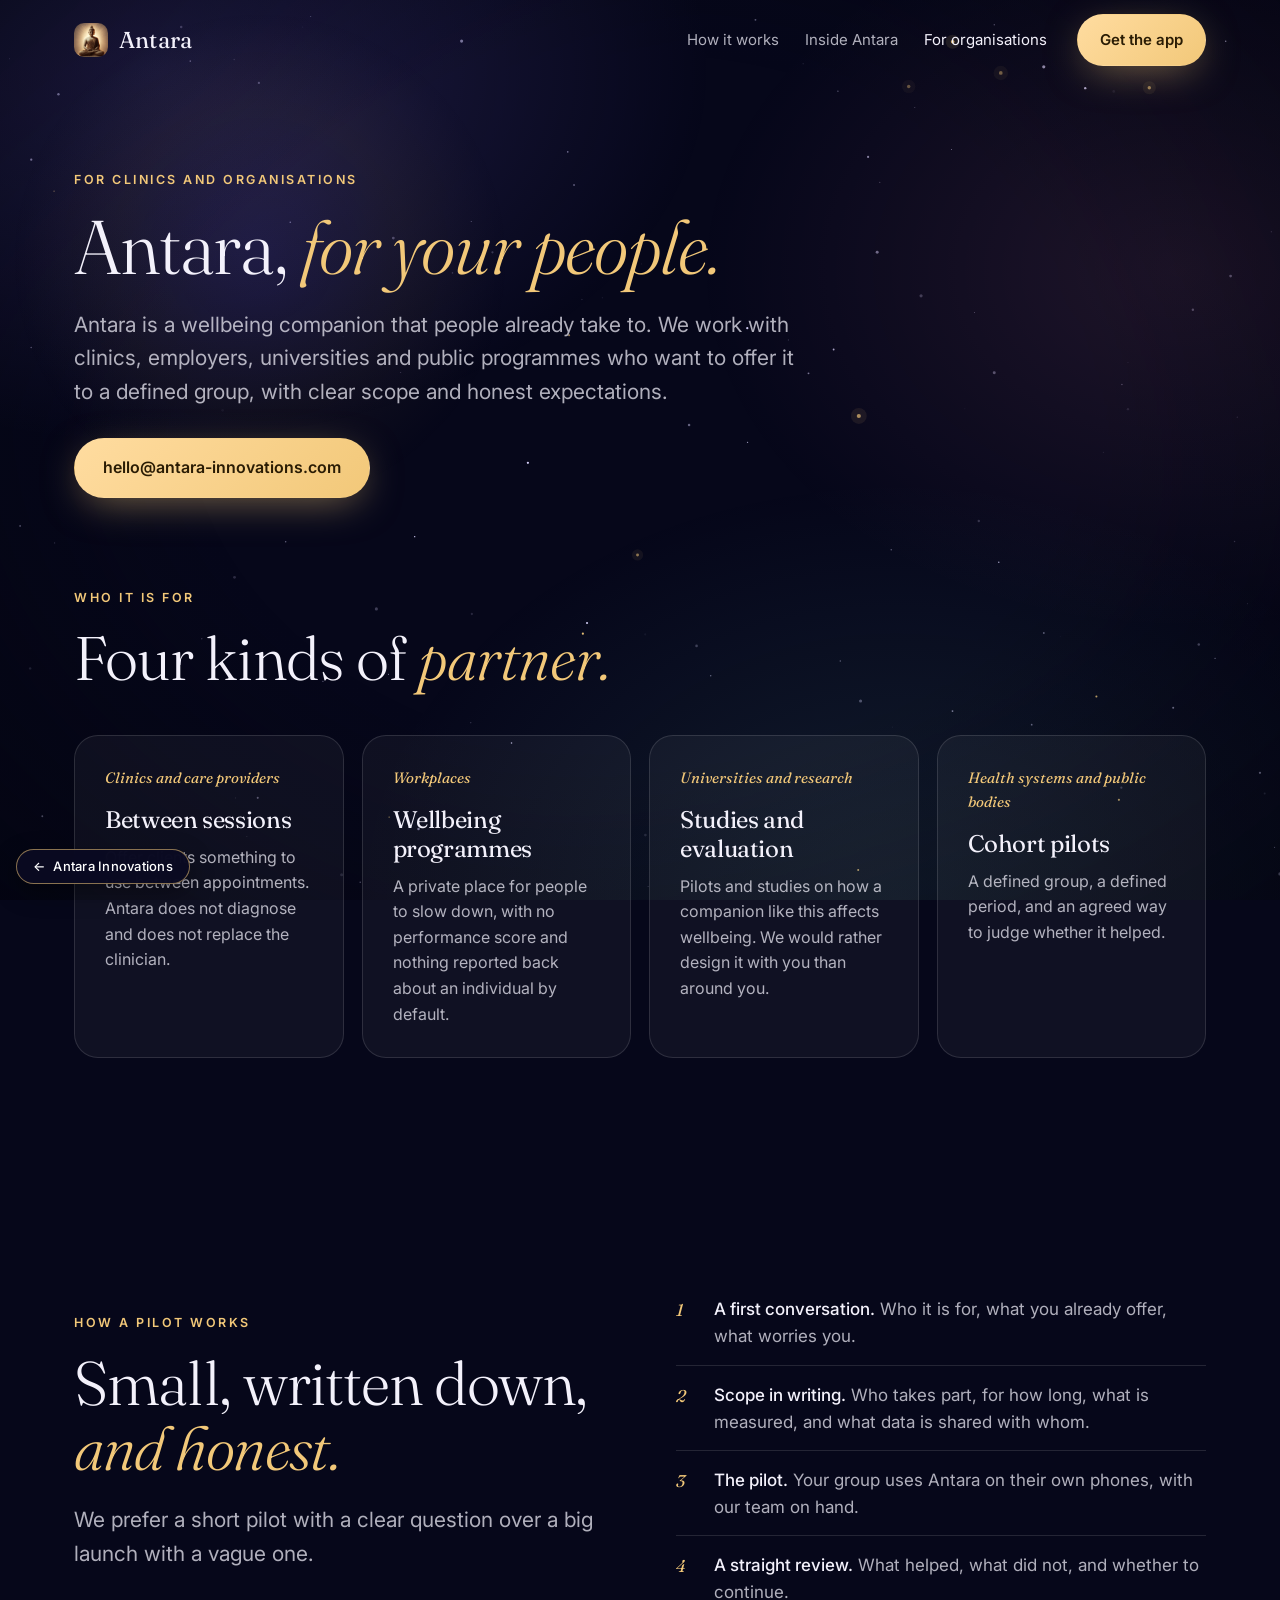
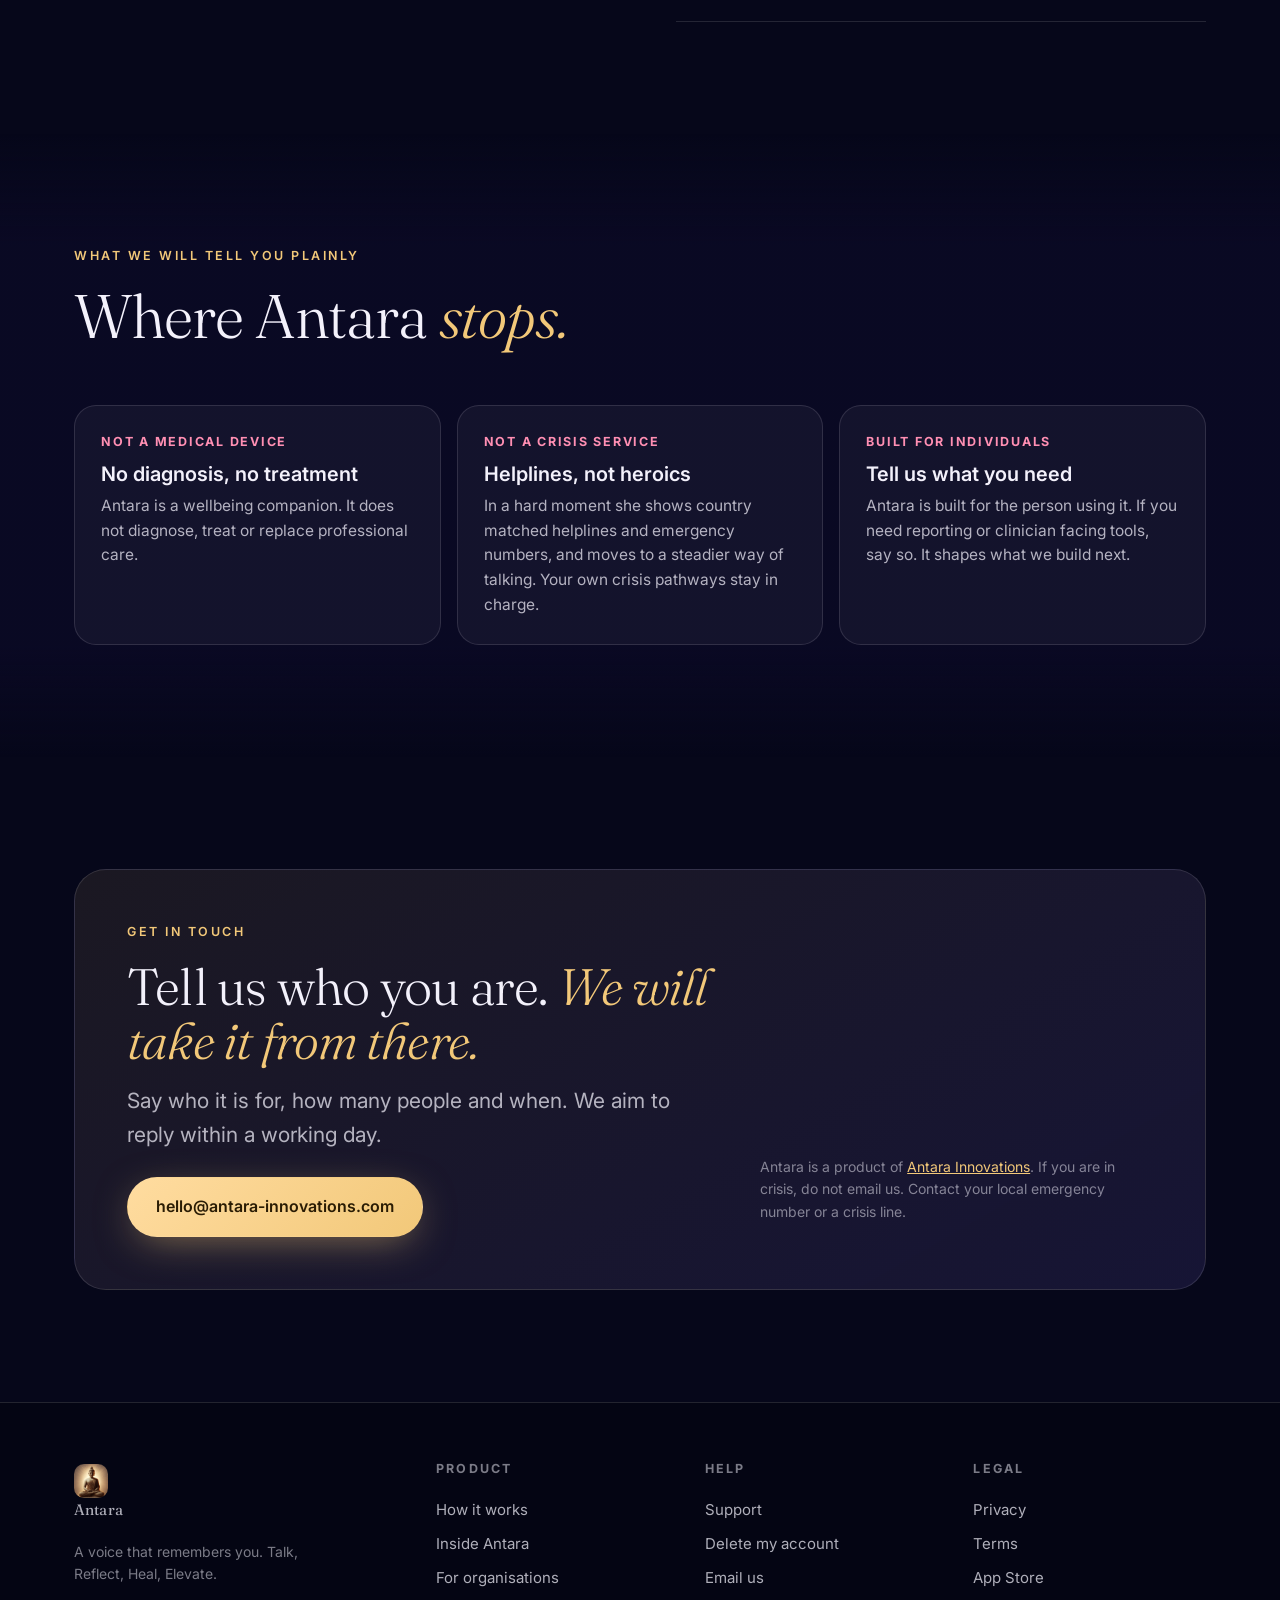
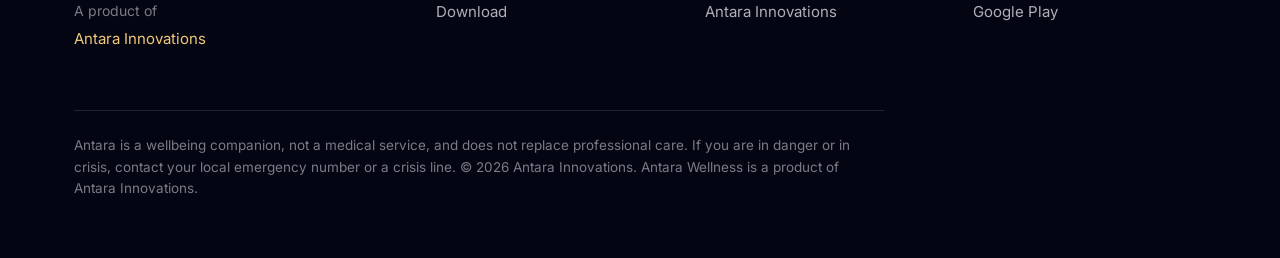
<file: partners/index.html>
<!doctype html>
<html lang="en-GB">
<head>
<meta charset="utf-8">
<title>For clinics and organisations</title>
<meta name="viewport" content="width=device-width,initial-scale=1,viewport-fit=cover">
<meta name="color-scheme" content="dark">
<meta name="theme-color" content="#06071a">
<meta name="description" content="Run Antara as a scoped pilot in your clinic, workplace, university or programme. Contact Antara Innovations by team: clinics, organisations, research, partnerships and press.">
<link rel="canonical" href="https://www.antara.icu/partners/">
<meta property="og:type" content="website">
<meta property="og:site_name" content="Antara">
<meta property="og:title" content="For clinics and organisations">
<meta property="og:description" content="Run Antara as a scoped pilot in your clinic, workplace, university or programme. Contact Antara Innovations by team: clinics, organisations, research, partnerships and press.">
<meta property="og:url" content="https://www.antara.icu/partners/">
<meta property="og:image" content="https://www.antara.icu/assets/img/og.jpg">
<meta property="og:image:width" content="1200"><meta property="og:image:height" content="630">
<meta name="twitter:card" content="summary_large_image">
<meta name="apple-itunes-app" content="app-id=6755032385">
<link rel="alternate" hreflang="en" href="https://www.antara.icu/partners/">
<link rel="alternate" hreflang="x-default" href="https://www.antara.icu/partners/">
<link rel="apple-touch-icon" href="../apple-touch-icon.png">
<link rel="icon" href="../favicon.ico">
<link rel="preconnect" href="https://fonts.googleapis.com">
<link rel="preconnect" href="https://fonts.gstatic.com" crossorigin>
<link rel="stylesheet" href="https://fonts.googleapis.com/css2?family=Fraunces:ital,opsz,wght@0,9..144,300;0,9..144,400;0,9..144,600;1,9..144,300;1,9..144,400&family=Inter:wght@400;500;600;700&display=swap" media="print" onload="this.media='all'"><noscript><link rel="stylesheet" href="https://fonts.googleapis.com/css2?family=Fraunces:ital,opsz,wght@0,9..144,300;0,9..144,400;0,9..144,600;1,9..144,300;1,9..144,400&family=Inter:wght@400;500;600;700&display=swap"></noscript>
<link rel="stylesheet" href="../assets/antara.css">

</head>
<body>
<canvas id="sky" aria-hidden="true"></canvas><div class="aurora" aria-hidden="true"></div>
<header class="nav"><div class="in">
  <a class="brand" href="../"><img src="../assets/antra-icon-512.png" alt="" width="34" height="34"><span>Antara</span></a>
  <nav class="links" id="links" aria-label="Main">
    <a href="../product/">How it works</a><a href="../screens/">Inside Antara</a><a href="../partners/" aria-current="page">For organisations</a>
    <a class="btn gold" href="../download/">Get the app</a>
  </nav>
  <button class="burger" aria-label="Menu" aria-expanded="false" aria-controls="links"><span></span><span></span></button>
</div></header>

<main>
<section class="pageHead"><div class="wrap">
 <p class="eyebrow">For clinics and organisations</p>
 <h1>Antara, <em>for your people.</em></h1>
 <p class="lead">Antara is a wellbeing companion that people already take to. We work with clinics, employers, universities and public programmes who want to offer it to a defined group, with clear scope and honest expectations.</p>
 <div class="row" style="margin-top:30px"><a class="btn gold lg" href="mailto:hello@antara-innovations.com">hello@antara-innovations.com</a></div>
</div></section>

<section style="padding-top:30px"><div class="wrap">
 <p class="eyebrow">Who it is for</p>
 <h2 style="max-width:18ch">Four kinds of <em>partner.</em></h2>
 <div class="steps c4" style="margin-top:44px">
  <div class="card rv"><span class="n">Clinics and care providers</span><h3>Between sessions</h3><p>Offer clients something to use between appointments. Antara does not diagnose and does not replace the clinician.</p></div>
  <div class="card rv d1"><span class="n">Workplaces</span><h3>Wellbeing programmes</h3><p>A private place for people to slow down, with no performance score and nothing reported back about an individual by default.</p></div>
  <div class="card rv d2"><span class="n">Universities and research</span><h3>Studies and evaluation</h3><p>Pilots and studies on how a companion like this affects wellbeing. We would rather design it with you than around you.</p></div>
  <div class="card rv d3"><span class="n">Health systems and public bodies</span><h3>Cohort pilots</h3><p>A defined group, a defined period, and an agreed way to judge whether it helped.</p></div>
 </div>
</div></section>

<section><div class="wrap">
 <div class="split">
  <div class="copy">
   <p class="eyebrow rv">How a pilot works</p>
   <h2 class="rv d1">Small, written down, <em>and honest.</em></h2>
   <p class="lead rv d2">We prefer a short pilot with a clear question over a big launch with a vague one.</p>
  </div>
  <ol class="planList rv d2" style="margin:0">
   <li><span><b>A first conversation.</b> Who it is for, what you already offer, what worries you.</span></li>
   <li><span><b>Scope in writing.</b> Who takes part, for how long, what is measured, and what data is shared with whom.</span></li>
   <li><span><b>The pilot.</b> Your group uses Antara on their own phones, with our team on hand.</span></li>
   <li><span><b>A straight review.</b> What helped, what did not, and whether to continue.</span></li>
  </ol>
 </div>
</div></section>

<section class="safety"><div class="wrap">
 <p class="eyebrow">What we will tell you plainly</p>
 <h2 style="max-width:20ch">Where Antara <em>stops.</em></h2>
 <div class="rules">
  <div class="rule rv"><span class="x">Not a medical device</span><h3>No diagnosis, no treatment</h3><p>Antara is a wellbeing companion. It does not diagnose, treat or replace professional care.</p></div>
  <div class="rule rv d1"><span class="x">Not a crisis service</span><h3>Helplines, not heroics</h3><p>In a hard moment she shows country matched helplines and emergency numbers, and moves to a steadier way of talking. Your own crisis pathways stay in charge.</p></div>
  <div class="rule rv d2"><span class="x">Built for individuals</span><h3>Tell us what you need</h3><p>Antara is built for the person using it. If you need reporting or clinician facing tools, say so. It shapes what we build next.</p></div>
 </div>
</div></section>

<section id="contact"><div class="wrap">
 <div class="orgband rv">
  <div>
   <p class="eyebrow">Get in touch</p>
   <h2 style="font-size:clamp(32px,4vw,52px)">Tell us who you are. <em>We will take it from there.</em></h2>
   <p class="lead" style="margin-top:16px">Say who it is for, how many people and when. We aim to reply within a working day.</p>
   <div class="row" style="margin-top:26px"><a class="btn gold lg" href="mailto:hello@antara-innovations.com">hello@antara-innovations.com</a></div>
  </div>
  <p class="small" style="align-self:end">Antara is a product of <a href="https://www.antara-innovations.com/" target="_blank" rel="noopener" style="color:var(--gold)">Antara Innovations</a>. If you are in crisis, do not email us. Contact your local emergency number or a crisis line.</p>
 </div>
</div></section>
</main>
<footer><div class="wrap">
  <div class="foot">
    <div><a class="brand" href="../"><img src="../assets/antra-icon-512.png" alt="" width="34" height="34"><span>Antara</span></a>
      <p class="small" style="margin-top:14px;max-width:30ch">A voice that remembers you. Talk, Reflect, Heal, Elevate.</p>
      <p class="small" style="margin-top:10px">A product of <a href="https://www.antara-innovations.com/" target="_blank" rel="noopener" style="color:var(--gold)">Antara Innovations</a></p></div>
    <div><h4>Product</h4><a href="../product/">How it works</a><a href="../screens/">Inside Antara</a><a href="../partners/">For organisations</a><a href="../download/">Download</a></div>
    <div><h4>Help</h4><a href="../support/">Support</a><a href="../delete/">Delete my account</a><a href="mailto:hello@antara-innovations.com">Email us</a><a href="https://www.antara-innovations.com/" target="_blank" rel="noopener">Antara Innovations</a></div>
    <div><h4>Legal</h4><a href="../privacy/">Privacy</a><a href="../terms/">Terms</a><a href="https://apps.apple.com/us/app/antara-wellness/id6755032385" target="_blank" rel="noopener">App Store</a><a href="https://play.google.com/store/apps/details?id=com.antara.health" target="_blank" rel="noopener">Google Play</a></div>
  </div>
  <p class="disc">Antara is a wellbeing companion, not a medical service, and does not replace professional care. If you are in danger or in crisis, contact your local emergency number or a crisis line. &copy; <span data-year>2026</span> Antara Innovations. Antara Wellness is a product of Antara Innovations.</p>
</div></footer>
<div class="mcta" aria-hidden="false"><a class="btn gold lg" href="../download/">Get Antara</a></div>
<div class="modal" role="dialog" aria-modal="true" aria-label="Antara film"><div class="box"><button class="x" aria-label="Close film">&times;</button>
  <video src="../assets/vid/film.mp4" poster="../assets/img/og.jpg" controls playsinline preload="none"></video></div></div>
<script src="../assets/antara.js" defer></script>
</body></html>
</file>
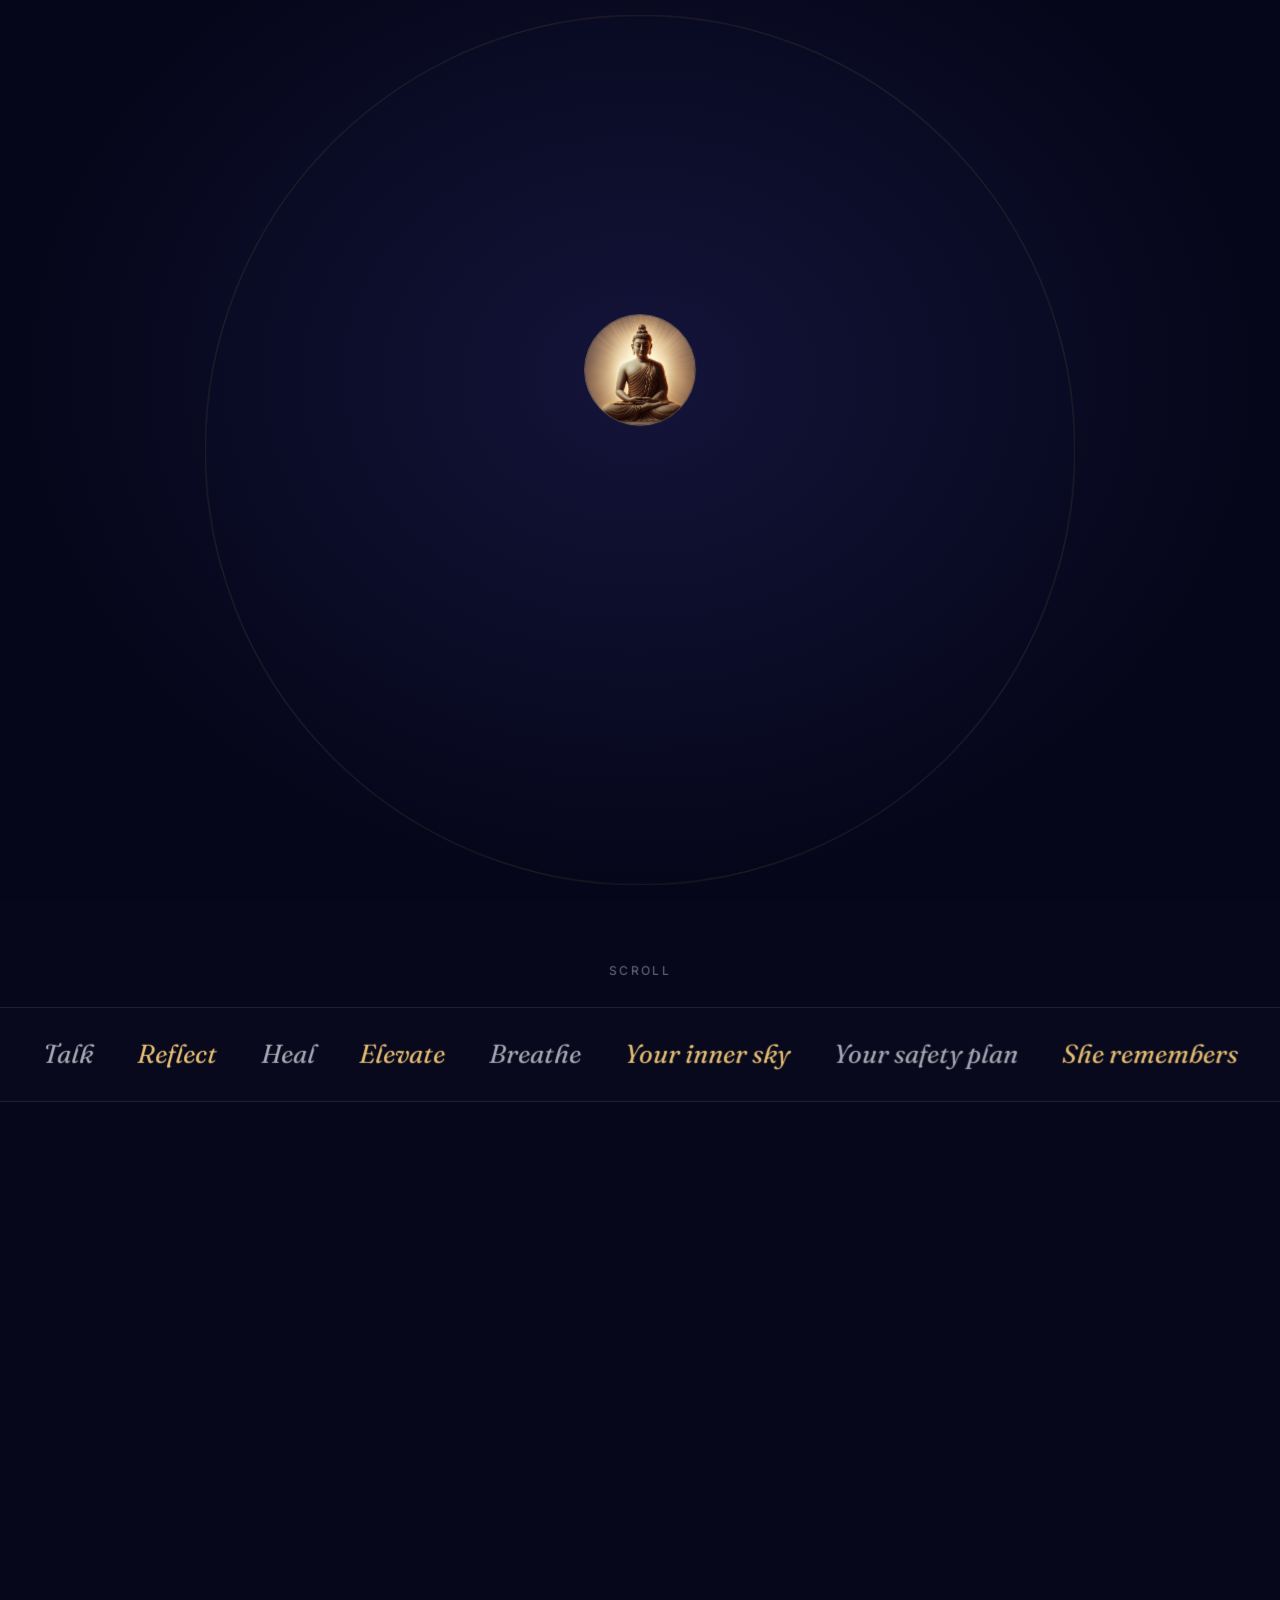
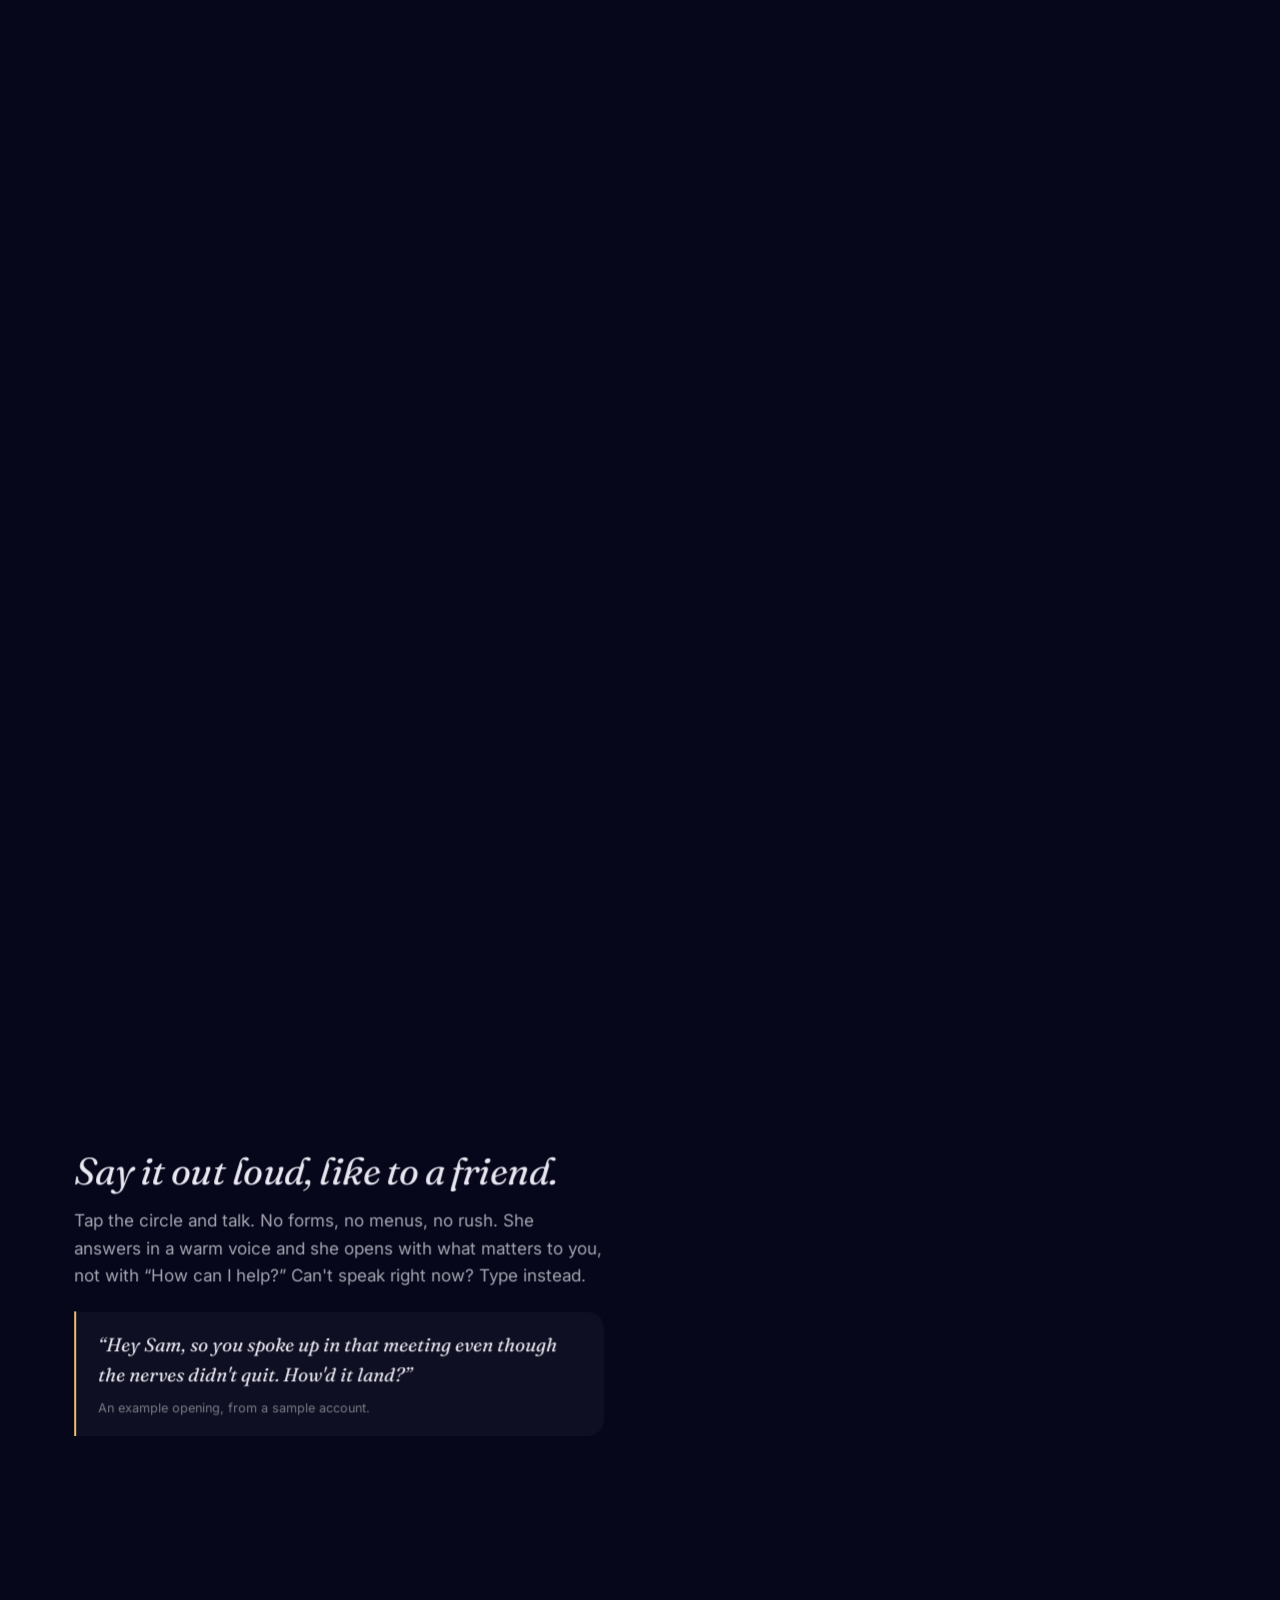
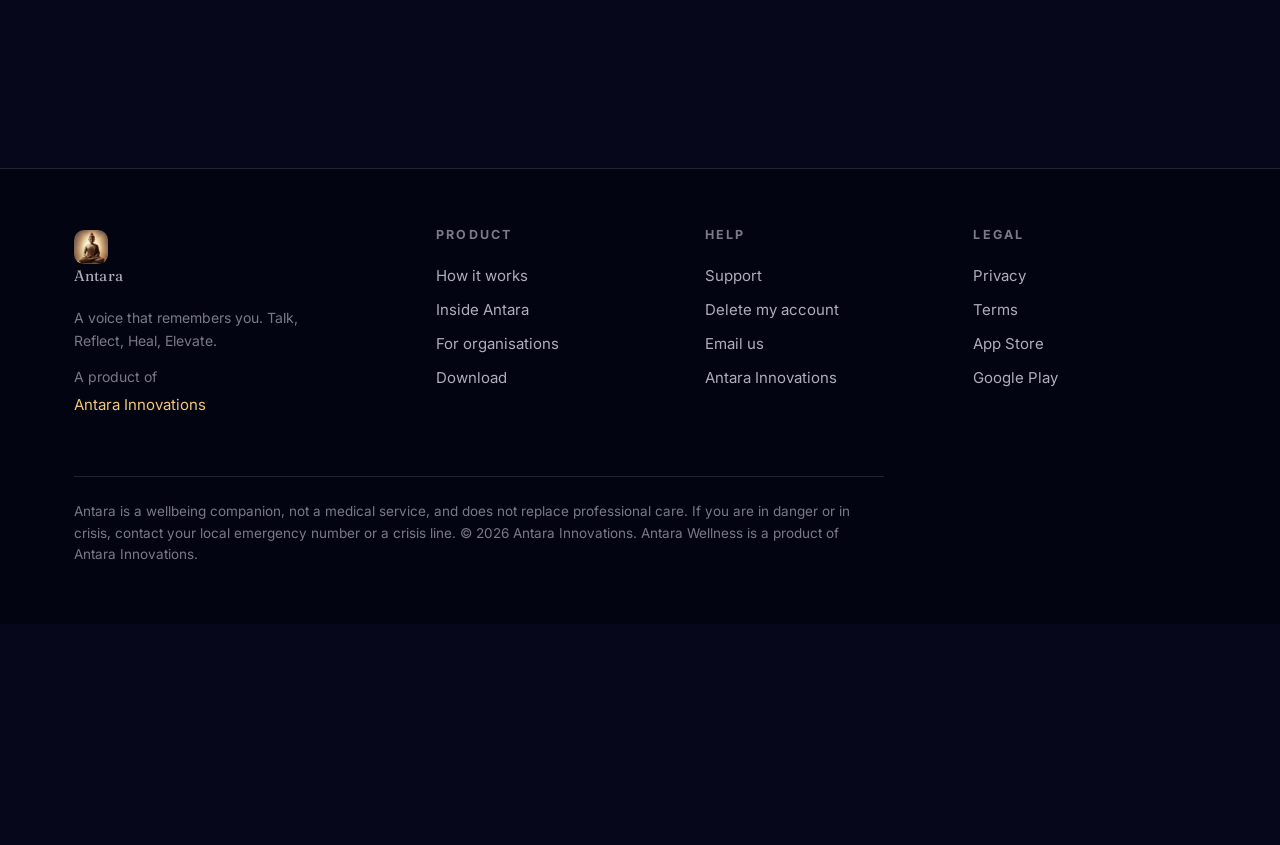
<file: pricing/index.html>
<!doctype html>
<html lang="en-GB"><head><meta charset="utf-8"><title>Antara</title><meta name="viewport" content="width=device-width,initial-scale=1"><meta http-equiv="refresh" content="0;url=../"><link rel="canonical" href="https://www.antara.icu/"><meta name="robots" content="noindex"></head><body><p><a href="../">Antara</a></p></body></html>
</file>
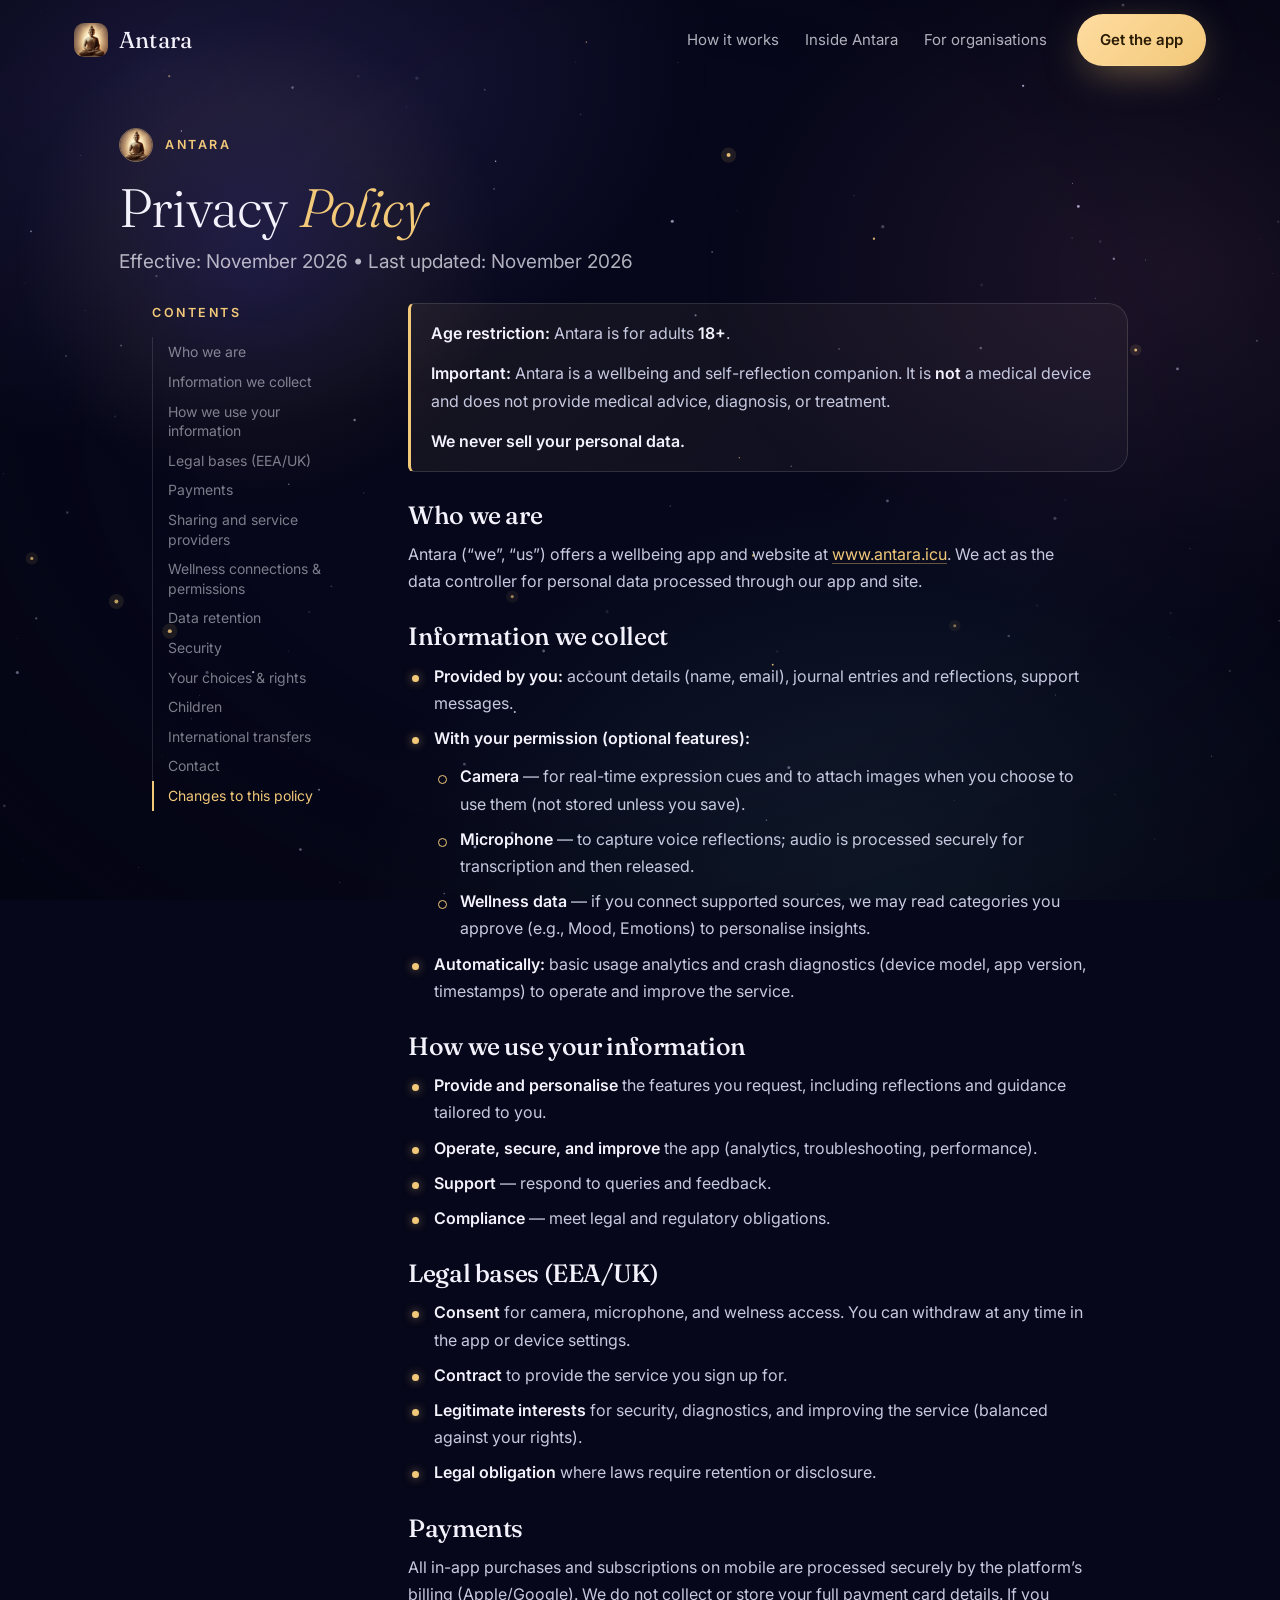
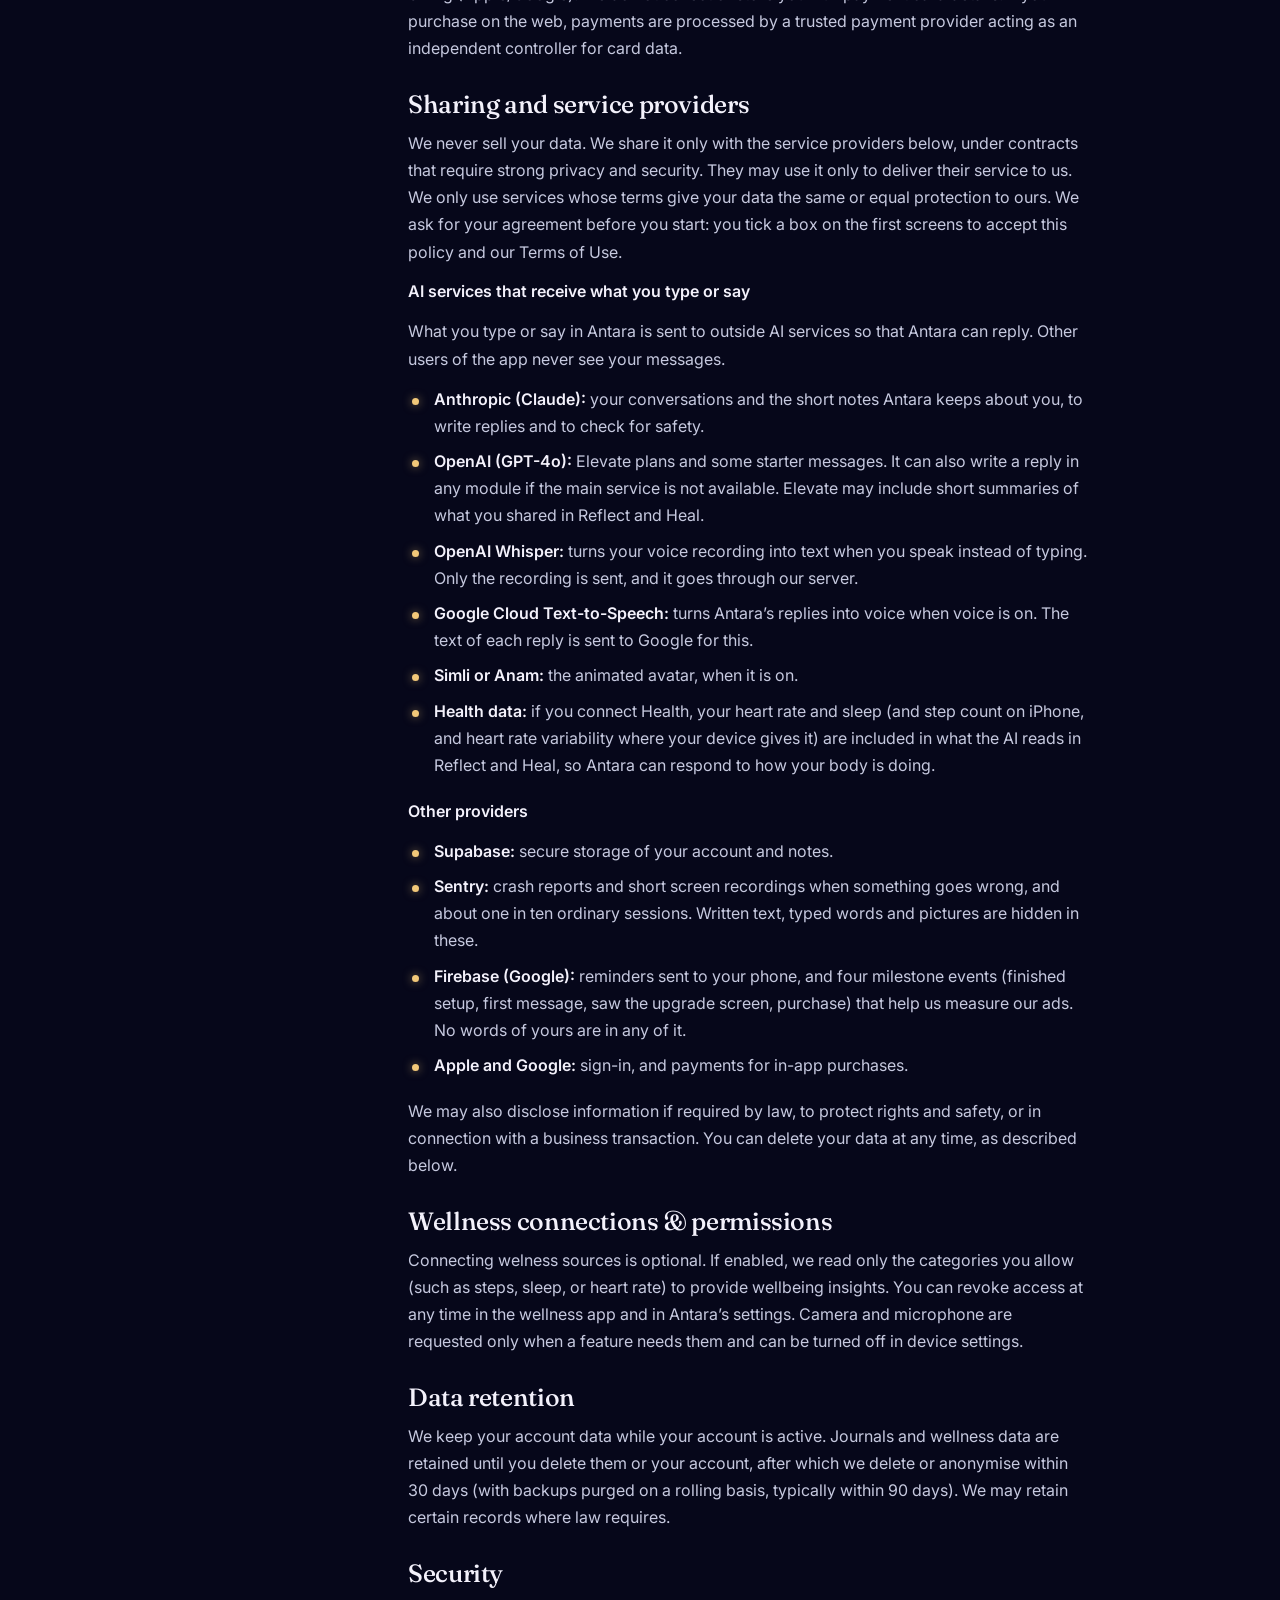
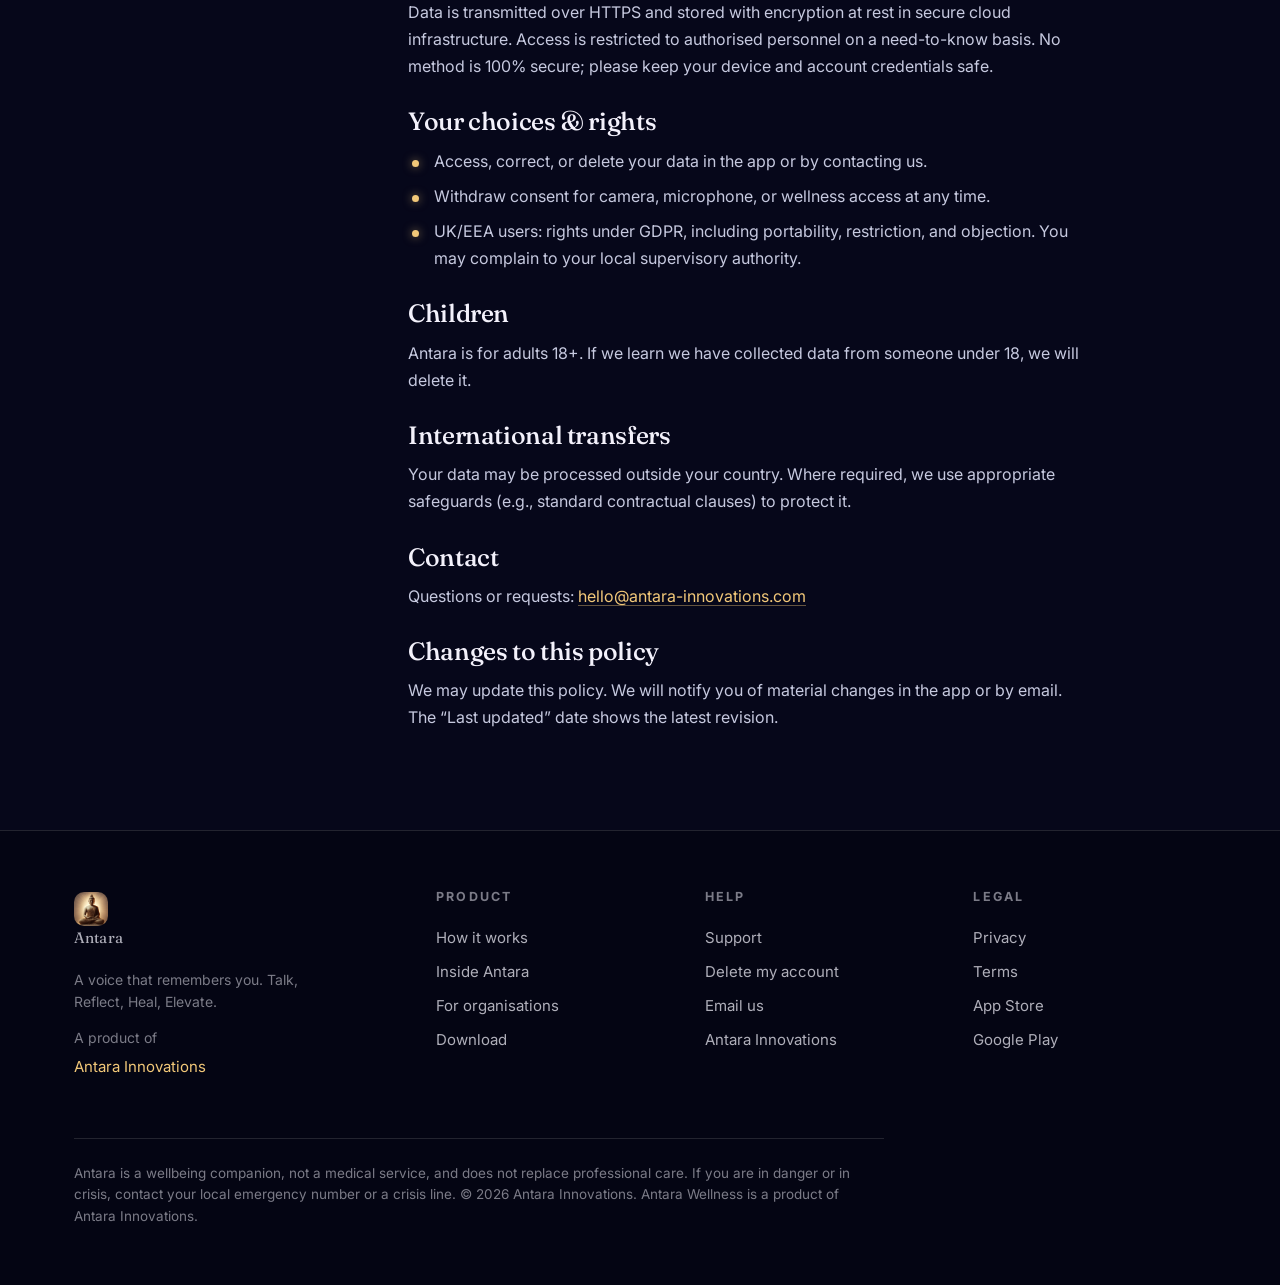
<file: privacy/index.html>
<!doctype html>
<html lang="en-GB">
<head>
<meta charset="utf-8">
<title>Antara — Privacy Policy</title>
<meta name="description" content="Privacy policy for Antara.">
<link rel="canonical" href="https://www.antara.icu/privacy/">
<meta name="viewport" content="width=device-width,initial-scale=1,viewport-fit=cover">
<meta name="color-scheme" content="dark">
<meta name="theme-color" content="#06071a">
<link rel="icon" href="../favicon.ico">
<link rel="apple-touch-icon" href="../apple-touch-icon.png">
<link rel="preconnect" href="https://fonts.googleapis.com">
<link rel="preconnect" href="https://fonts.gstatic.com" crossorigin>
<link rel="stylesheet" href="https://fonts.googleapis.com/css2?family=Fraunces:ital,opsz,wght@0,9..144,300;0,9..144,400;0,9..144,600;1,9..144,300;1,9..144,400&family=Inter:wght@400;500;600;700&display=swap" media="print" onload="this.media='all'"><noscript><link rel="stylesheet" href="https://fonts.googleapis.com/css2?family=Fraunces:ital,opsz,wght@0,9..144,300;0,9..144,400;0,9..144,600;1,9..144,300;1,9..144,400&family=Inter:wght@400;500;600;700&display=swap"></noscript>
<link rel="stylesheet" href="../assets/antara.css">
</head>
<body>
<canvas id="sky" aria-hidden="true"></canvas><div class="aurora" aria-hidden="true"></div>
<header class="nav"><div class="in">
  <a class="brand" href="../"><img src="../assets/antra-icon-512.png" alt="" width="34" height="34"><span>Antara</span></a>
  <nav class="links" id="links" aria-label="Main">
    <a href="../product/">How it works</a><a href="../screens/">Inside Antara</a><a href="../partners/">For organisations</a>
    <a class="btn gold" href="../download/">Get the app</a>
  </nav>
  <button class="burger" aria-label="Menu" aria-expanded="false" aria-controls="links"><span></span><span></span></button>
</div></header>

<main>
<section class="lg-hero"><div class="wrap lg-wide2">
  <p class="eyebrow rv"><span class="lg-av"><img src="../avatar.png" alt="" width="56" height="56"></span>Antara</p>
  <h1 class="rv d1">Privacy <em>Policy</em></h1>
  <p class="lead rv d2">Effective: November 2026 • Last updated: November 2026</p>
</div></section>
<section class="lg-body"><div class="wrap lg-grid">
  <aside class="lg-toc-wrap" aria-label="Contents"></aside>
  <article class="lg-prose">
    <div class="lg-callout rv"><p><strong>Age restriction:</strong> Antara is for adults <strong>18+</strong>.</p>
<p><strong>Important:</strong> Antara is a wellbeing and self-reflection companion. It is <strong>not</strong> a medical device and does not provide medical advice, diagnosis, or treatment.</p>
<p><strong>We never sell your personal data.</strong></p></div>
<section class="lg-blk rv"><h2>Who we are</h2>
<p>Antara (“we”, “us”) offers a wellbeing app and website at <a href="https://www.antara.icu">www.antara.icu</a>. We act as the data controller for personal data processed through our app and site.</p></section>
<section class="lg-blk rv"><h2>Information we collect</h2>
<ul>
<li><strong>Provided by you:</strong> account details (name, email), journal entries and reflections, support messages.</li>
<li><strong>With your permission (optional features):</strong>
<ul>
<li><strong>Camera</strong> — for real-time expression cues and to attach images when you choose to use them (not stored unless you save).</li>
<li><strong>Microphone</strong> — to capture voice reflections; audio is processed securely for transcription and then released.</li>
<li><strong>Wellness data</strong> — if you connect supported sources, we may read categories you approve (e.g., Mood, Emotions) to personalise insights.</li>
</ul>
</li>
<li><strong>Automatically:</strong> basic usage analytics and crash diagnostics (device model, app version, timestamps) to operate and improve the service.</li>
</ul></section>
<section class="lg-blk rv"><h2>How we use your information</h2>
<ul>
<li><strong>Provide and personalise</strong> the features you request, including reflections and guidance tailored to you.</li>
<li><strong>Operate, secure, and improve</strong> the app (analytics, troubleshooting, performance).</li>
<li><strong>Support</strong> — respond to queries and feedback.</li>
<li><strong>Compliance</strong> — meet legal and regulatory obligations.</li>
</ul></section>
<section class="lg-blk rv"><h2>Legal bases (EEA/UK)</h2>
<ul>
<li><strong>Consent</strong> for camera, microphone, and welness access. You can withdraw at any time in the app or device settings.</li>
<li><strong>Contract</strong> to provide the service you sign up for.</li>
<li><strong>Legitimate interests</strong> for security, diagnostics, and improving the service (balanced against your rights).</li>
<li><strong>Legal obligation</strong> where laws require retention or disclosure.</li>
</ul></section>
<section class="lg-blk rv"><h2>Payments</h2>
<p>All in-app purchases and subscriptions on mobile are processed securely by the platform’s billing (Apple/Google). We do not collect or store your full payment card details. If you purchase on the web, payments are processed by a trusted payment provider acting as an independent controller for card data.</p></section>
<section class="lg-blk rv"><h2>Sharing and service providers</h2>
<p>We never sell your data. We share it only with the service providers below, under contracts that require strong privacy and security. They may use it only to deliver their service to us. We only use services whose terms give your data the same or equal protection to ours. We ask for your agreement before you start: you tick a box on the first screens to accept this policy and our Terms of Use.</p>
<p><strong>AI services that receive what you type or say</strong></p>
<p>What you type or say in Antara is sent to outside AI services so that Antara can reply. Other users of the app never see your messages.</p>
<ul>
<li><strong>Anthropic (Claude):</strong> your conversations and the short notes Antara keeps about you, to write replies and to check for safety.</li>
<li><strong>OpenAI (GPT-4o):</strong> Elevate plans and some starter messages. It can also write a reply in any module if the main service is not available. Elevate may include short summaries of what you shared in Reflect and Heal.</li>
<li><strong>OpenAI Whisper:</strong> turns your voice recording into text when you speak instead of typing. Only the recording is sent, and it goes through our server.</li>
<li><strong>Google Cloud Text-to-Speech:</strong> turns Antara’s replies into voice when voice is on. The text of each reply is sent to Google for this.</li>
<li><strong>Simli or Anam:</strong> the animated avatar, when it is on.</li>
<li><strong>Health data:</strong> if you connect Health, your heart rate and sleep (and step count on iPhone, and heart rate variability where your device gives it) are included in what the AI reads in Reflect and Heal, so Antara can respond to how your body is doing.</li>
</ul>
<p><strong>Other providers</strong></p>
<ul>
<li><strong>Supabase:</strong> secure storage of your account and notes.</li>
<li><strong>Sentry:</strong> crash reports and short screen recordings when something goes wrong, and about one in ten ordinary sessions. Written text, typed words and pictures are hidden in these.</li>
<li><strong>Firebase (Google):</strong> reminders sent to your phone, and four milestone events (finished setup, first message, saw the upgrade screen, purchase) that help us measure our ads. No words of yours are in any of it.</li>
<li><strong>Apple and Google:</strong> sign-in, and payments for in-app purchases.</li>
</ul>
<p>We may also disclose information if required by law, to protect rights and safety, or in connection with a business transaction. You can delete your data at any time, as described below.</p></section>
<section class="lg-blk rv"><h2>Wellness connections &amp; permissions</h2>
<p>Connecting welness sources is optional. If enabled, we read only the categories you allow (such as steps, sleep, or heart rate) to provide wellbeing insights. You can revoke access at any time in the wellness app and in Antara’s settings. Camera and microphone are requested only when a feature needs them and can be turned off in device settings.</p></section>
<section class="lg-blk rv"><h2>Data retention</h2>
<p>We keep your account data while your account is active. Journals and wellness data are retained until you delete them or your account, after which we delete or anonymise within 30 days (with backups purged on a rolling basis, typically within 90 days). We may retain certain records where law requires.</p></section>
<section class="lg-blk rv"><h2>Security</h2>
<p>Data is transmitted over HTTPS and stored with encryption at rest in secure cloud infrastructure. Access is restricted to authorised personnel on a need-to-know basis. No method is 100% secure; please keep your device and account credentials safe.</p></section>
<section class="lg-blk rv"><h2>Your choices &amp; rights</h2>
<ul>
<li>Access, correct, or delete your data in the app or by contacting us.</li>
<li>Withdraw consent for camera, microphone, or wellness access at any time.</li>
<li>UK/EEA users: rights under GDPR, including portability, restriction, and objection. You may complain to your local supervisory authority.</li>
</ul></section>
<section class="lg-blk rv"><h2>Children</h2>
<p>Antara is for adults 18+. If we learn we have collected data from someone under 18, we will delete it.</p></section>
<section class="lg-blk rv"><h2>International transfers</h2>
<p>Your data may be processed outside your country. Where required, we use appropriate safeguards (e.g., standard contractual clauses) to protect it.</p></section>
<section class="lg-blk rv"><h2>Contact</h2>
<p>Questions or requests: <a href="mailto:hello@antara-innovations.com">hello@antara-innovations.com</a></p></section>
<section class="lg-blk rv"><h2>Changes to this policy</h2>
<p>We may update this policy. We will notify you of material changes in the app or by email. The “Last updated” date shows the latest revision.</p></section>
  </article>
</div></section>
</main>
<footer><div class="wrap">
  <div class="foot">
    <div><a class="brand" href="../"><img src="../assets/antra-icon-512.png" alt="" width="34" height="34"><span>Antara</span></a>
      <p class="small" style="margin-top:14px;max-width:30ch">A voice that remembers you. Talk, Reflect, Heal, Elevate.</p>
      <p class="small" style="margin-top:10px">A product of <a href="https://www.antara-innovations.com/" target="_blank" rel="noopener" style="color:var(--gold)">Antara Innovations</a></p></div>
    <div><h4>Product</h4><a href="../product/">How it works</a><a href="../screens/">Inside Antara</a><a href="../partners/">For organisations</a><a href="../download/">Download</a></div>
    <div><h4>Help</h4><a href="../support/">Support</a><a href="../delete/">Delete my account</a><a href="mailto:hello@antara-innovations.com">Email us</a><a href="https://www.antara-innovations.com/" target="_blank" rel="noopener">Antara Innovations</a></div>
    <div><h4>Legal</h4><a href="../privacy/">Privacy</a><a href="../terms/">Terms</a><a href="https://apps.apple.com/us/app/antara-wellness/id6755032385" target="_blank" rel="noopener">App Store</a><a href="https://play.google.com/store/apps/details?id=com.antara.health" target="_blank" rel="noopener">Google Play</a></div>
  </div>
  <p class="disc">Antara is a wellbeing companion, not a medical service, and does not replace professional care. If you are in danger or in crisis, contact your local emergency number or a crisis line. &copy; <span data-year>2026</span> Antara Innovations. Antara Wellness is a product of Antara Innovations.</p>
</div></footer>
<script src="../assets/legal.js" defer></script>
<script src="../assets/antara.js" defer></script>
</body>
</html>
</file>
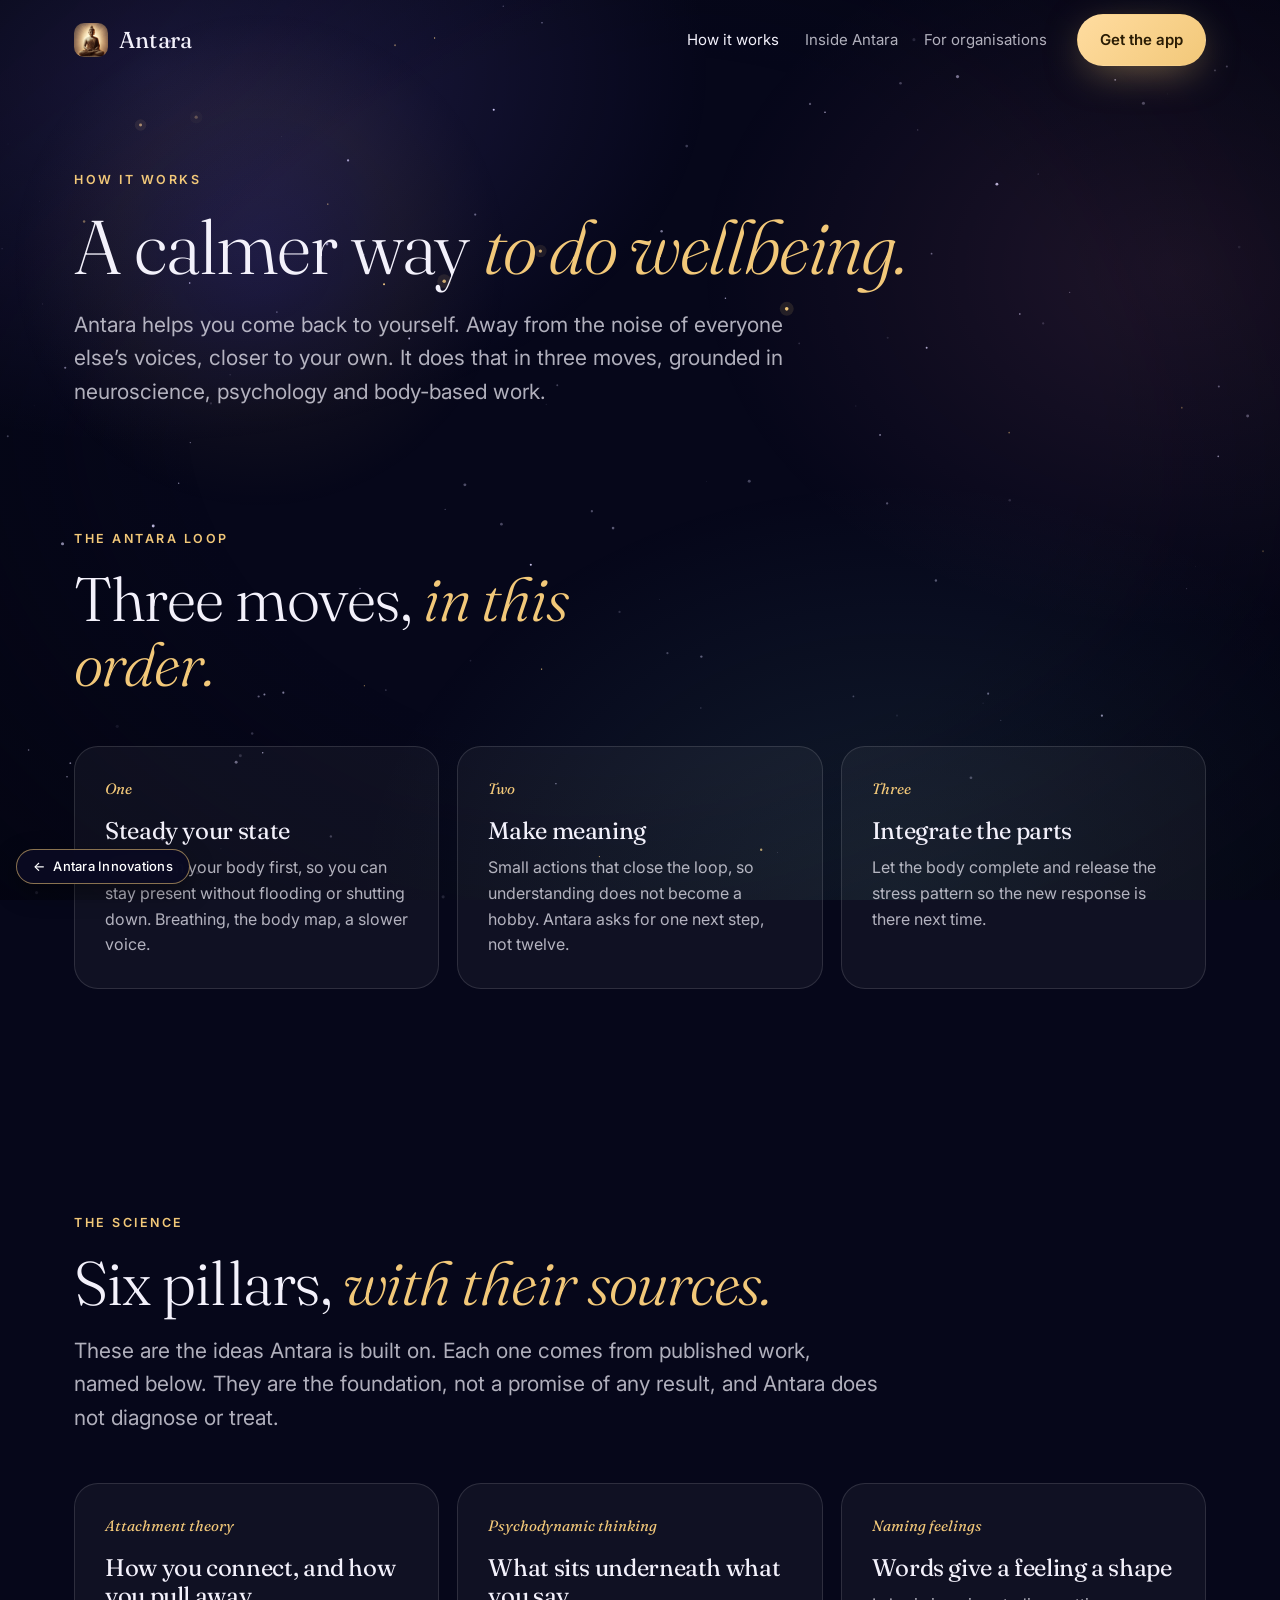
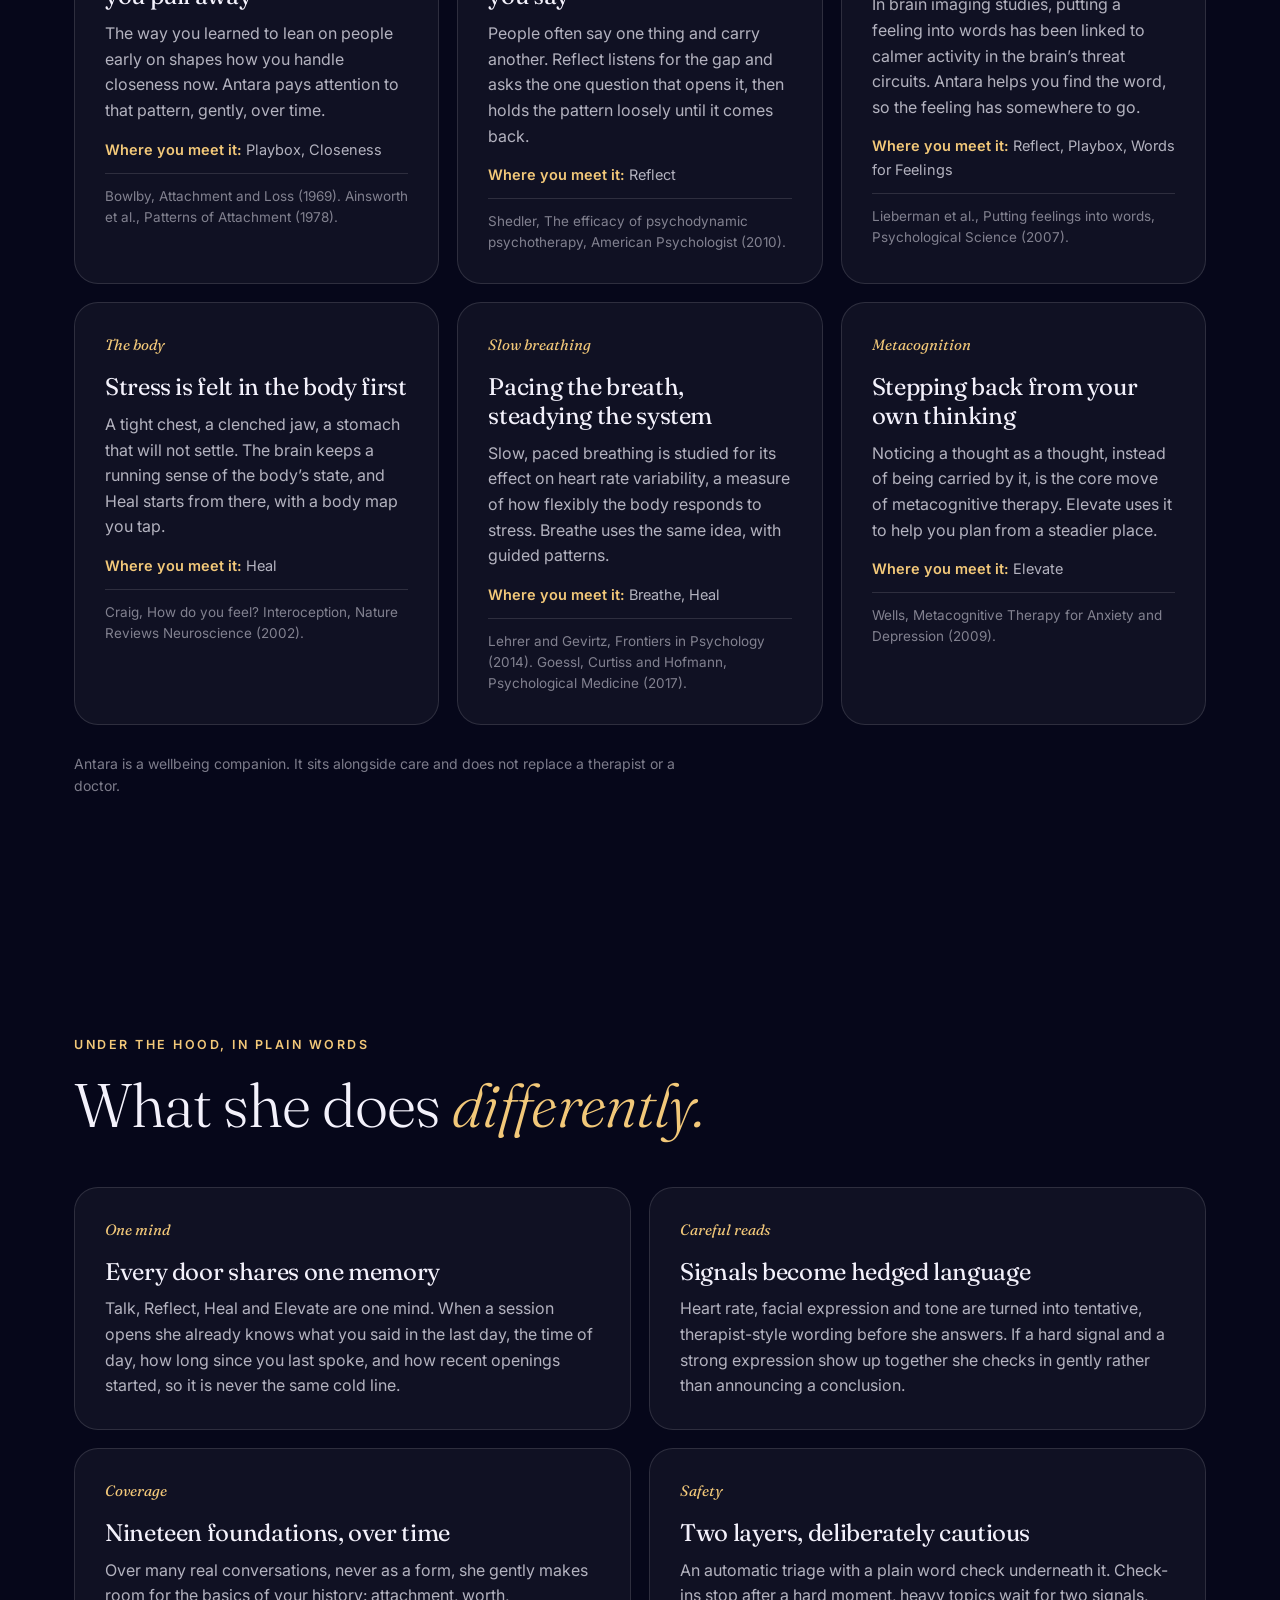
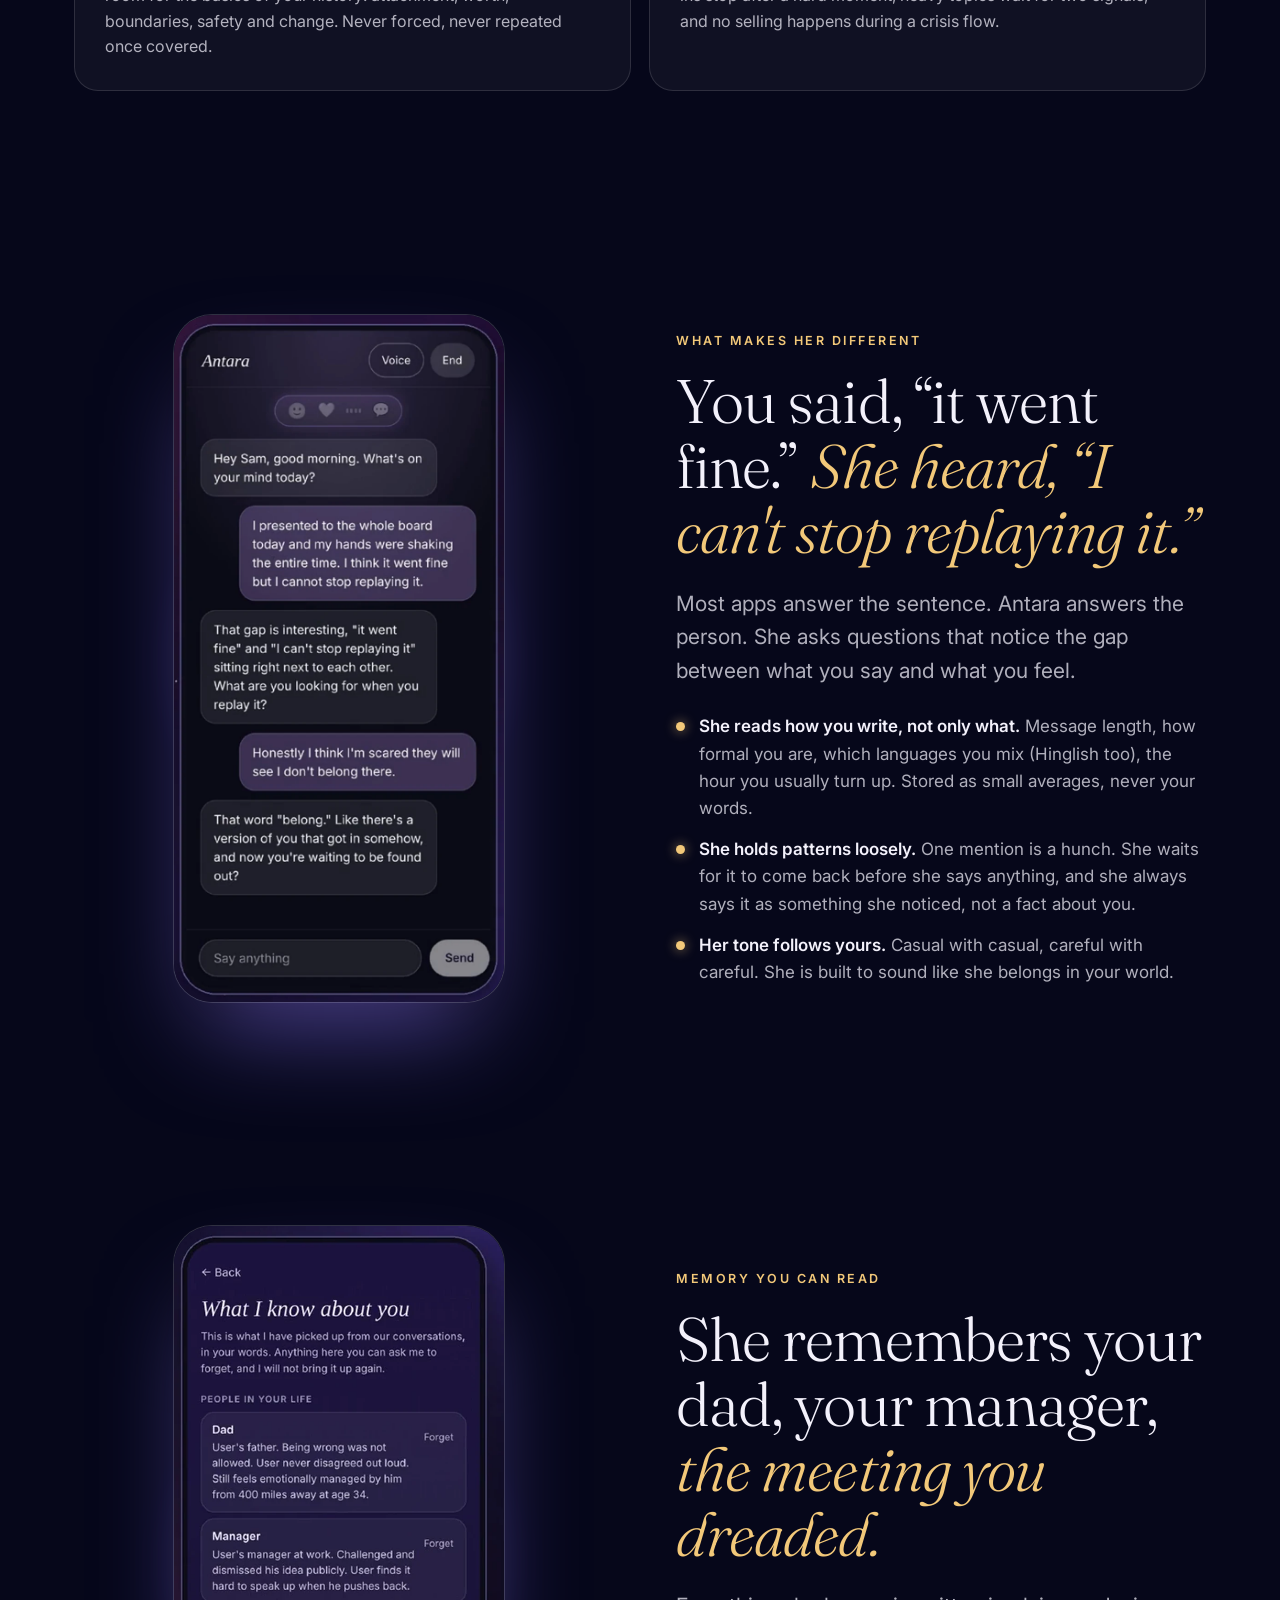
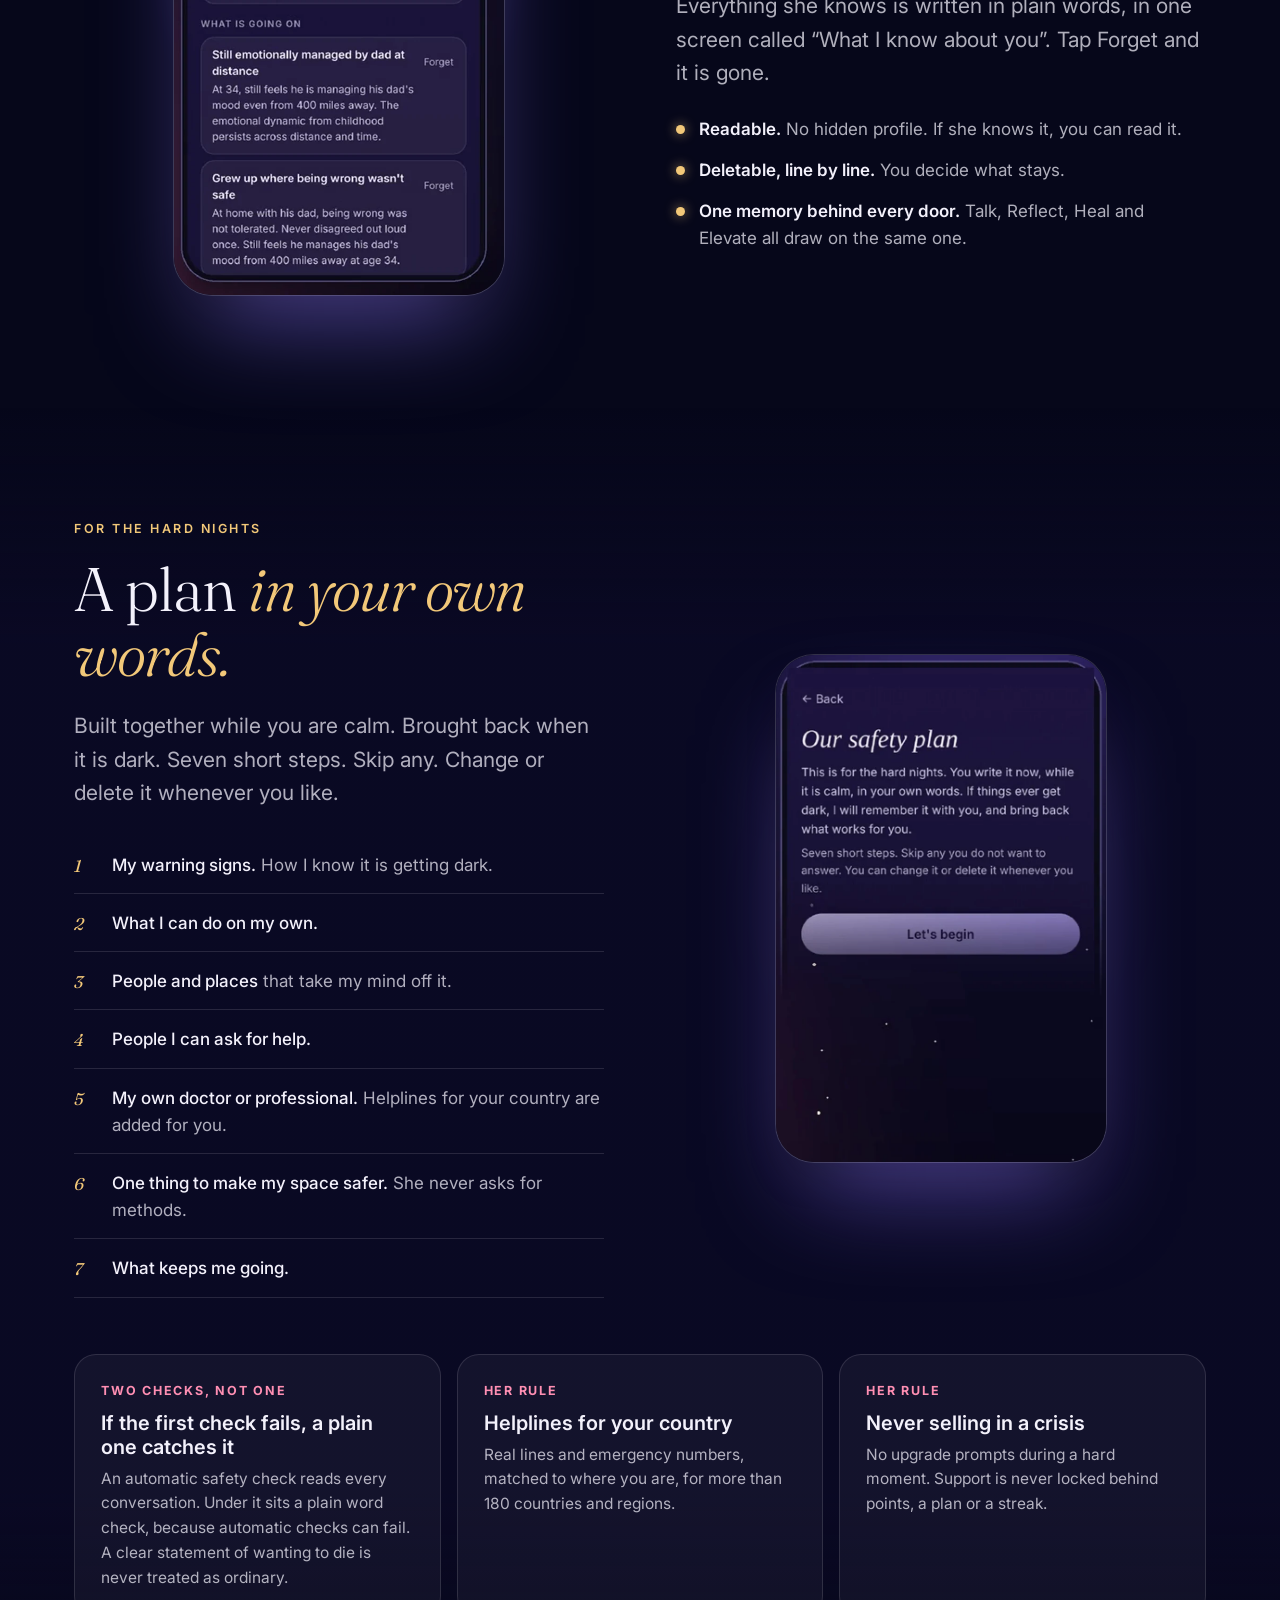
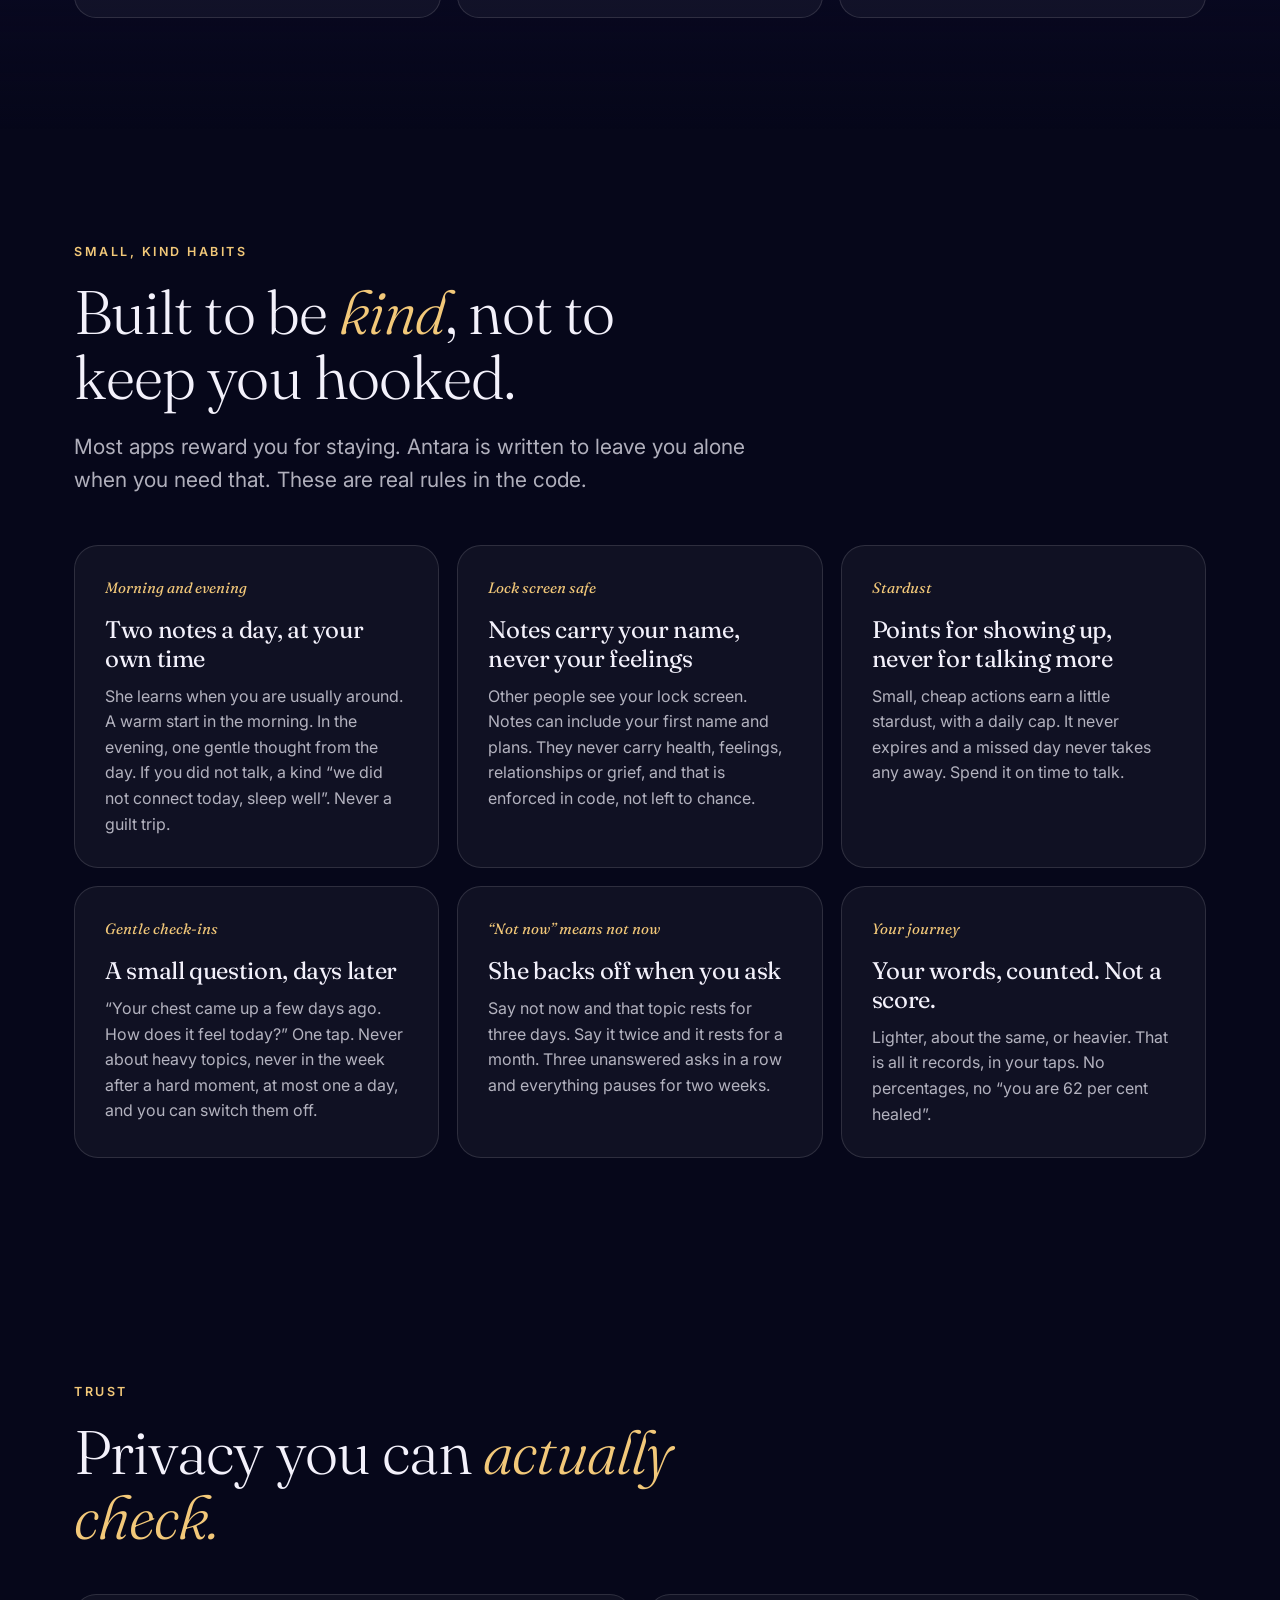
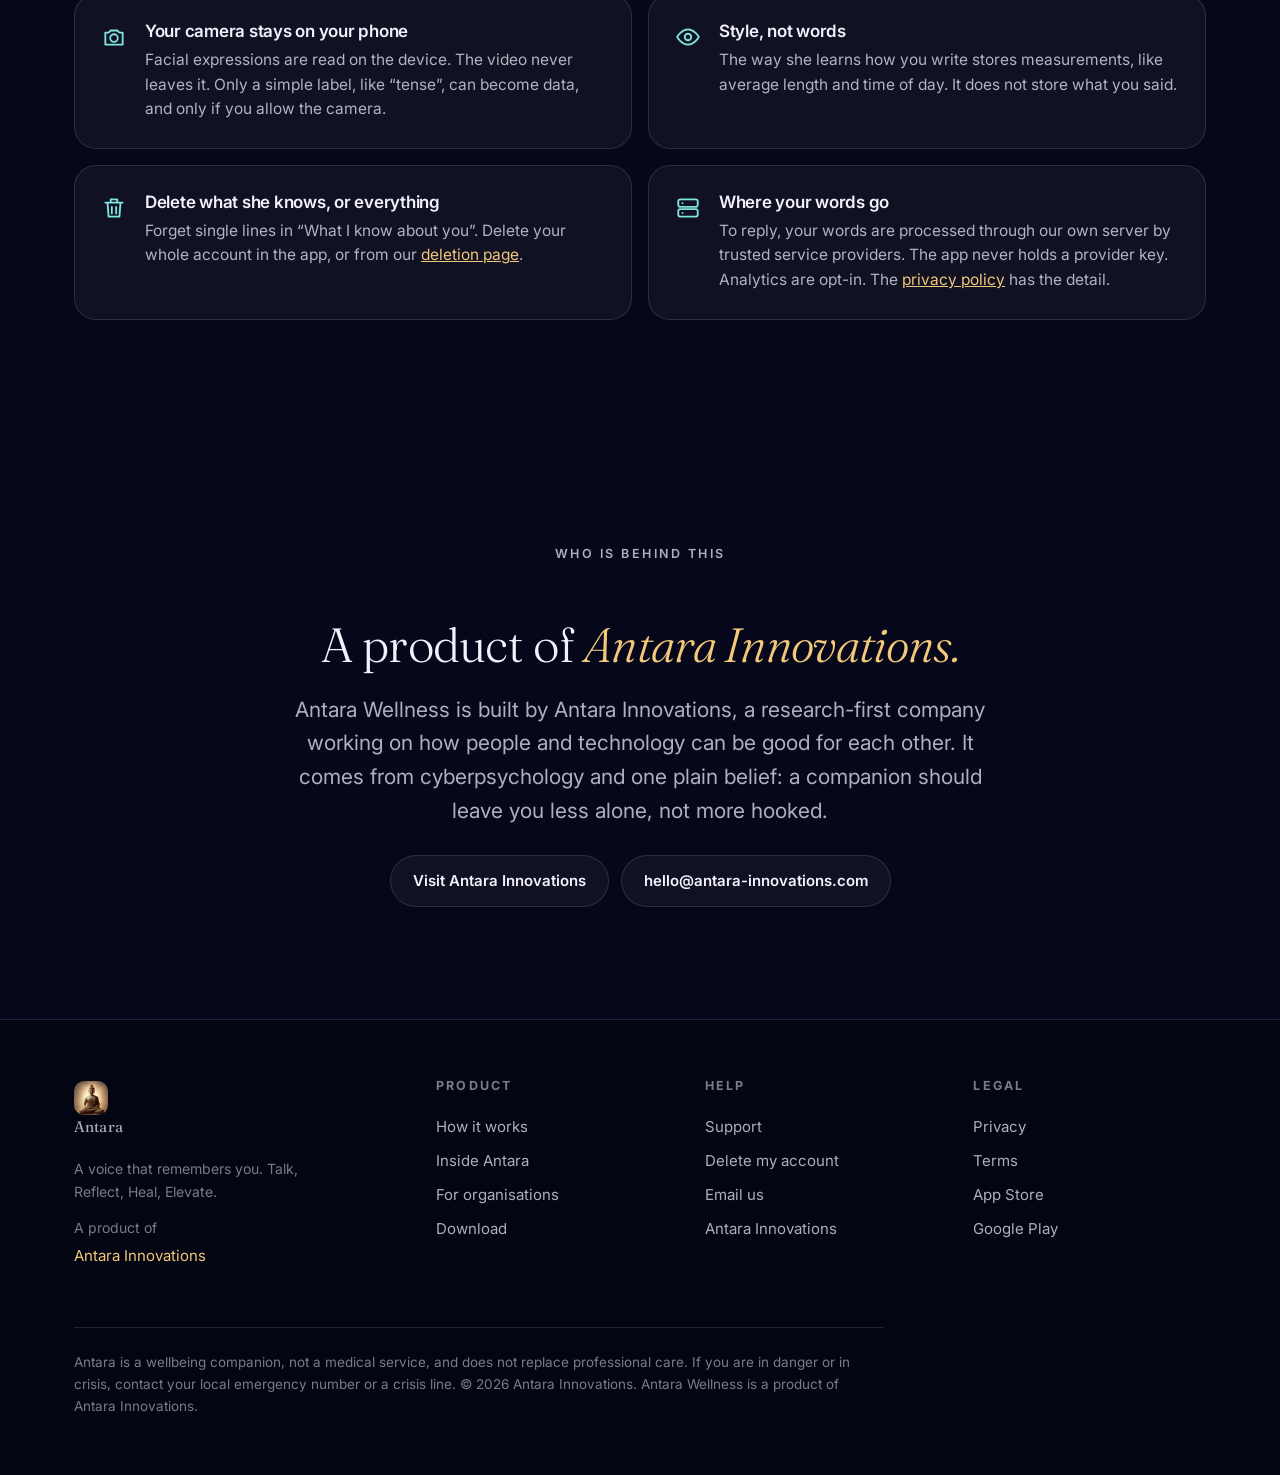
<file: product/index.html>
<!doctype html>
<html lang="en-GB">
<head>
<meta charset="utf-8">
<title>How Antara works</title>
<meta name="viewport" content="width=device-width,initial-scale=1,viewport-fit=cover">
<meta name="color-scheme" content="dark">
<meta name="theme-color" content="#06071a">
<meta name="description" content="The Antara loop: steady your body first, make meaning, then integrate. How Talk, Reflect, Heal and Elevate share one memory.">
<link rel="canonical" href="https://www.antara.icu/product/">
<meta property="og:type" content="website">
<meta property="og:site_name" content="Antara">
<meta property="og:title" content="How Antara works">
<meta property="og:description" content="The Antara loop: steady your body first, make meaning, then integrate. How Talk, Reflect, Heal and Elevate share one memory.">
<meta property="og:url" content="https://www.antara.icu/product/">
<meta property="og:image" content="https://www.antara.icu/assets/img/og.jpg">
<meta property="og:image:width" content="1200"><meta property="og:image:height" content="630">
<meta name="twitter:card" content="summary_large_image">
<meta name="apple-itunes-app" content="app-id=6755032385">
<link rel="alternate" hreflang="en" href="https://www.antara.icu/product/">
<link rel="alternate" hreflang="x-default" href="https://www.antara.icu/product/">
<link rel="apple-touch-icon" href="../apple-touch-icon.png">
<link rel="icon" href="../favicon.ico">
<link rel="preconnect" href="https://fonts.googleapis.com">
<link rel="preconnect" href="https://fonts.gstatic.com" crossorigin>
<link rel="stylesheet" href="https://fonts.googleapis.com/css2?family=Fraunces:ital,opsz,wght@0,9..144,300;0,9..144,400;0,9..144,600;1,9..144,300;1,9..144,400&family=Inter:wght@400;500;600;700&display=swap" media="print" onload="this.media='all'"><noscript><link rel="stylesheet" href="https://fonts.googleapis.com/css2?family=Fraunces:ital,opsz,wght@0,9..144,300;0,9..144,400;0,9..144,600;1,9..144,300;1,9..144,400&family=Inter:wght@400;500;600;700&display=swap"></noscript>
<link rel="stylesheet" href="../assets/antara.css">

</head>
<body>
<canvas id="sky" aria-hidden="true"></canvas><div class="aurora" aria-hidden="true"></div>
<header class="nav"><div class="in">
  <a class="brand" href="../"><img src="../assets/antra-icon-512.png" alt="" width="34" height="34"><span>Antara</span></a>
  <nav class="links" id="links" aria-label="Main">
    <a href="../product/" aria-current="page">How it works</a><a href="../screens/">Inside Antara</a><a href="../partners/">For organisations</a>
    <a class="btn gold" href="../download/">Get the app</a>
  </nav>
  <button class="burger" aria-label="Menu" aria-expanded="false" aria-controls="links"><span></span><span></span></button>
</div></header>

<main>
<section class="pageHead"><div class="wrap">
 <p class="eyebrow">How it works</p>
 <h1>A calmer way <em>to do wellbeing.</em></h1>
 <p class="lead">Antara helps you come back to yourself. Away from the noise of everyone else&rsquo;s voices, closer to your own. It does that in three moves, grounded in neuroscience, psychology and body-based work.</p>
</div></section>

<section style="padding-top:40px"><div class="wrap">
 <p class="eyebrow">The Antara loop</p>
 <h2 style="max-width:16ch">Three moves, <em>in this order.</em></h2>
 <div class="steps">
  <div class="card rv"><span class="n">One</span><h3>Steady your state</h3><p>Get safe in your body first, so you can stay present without flooding or shutting down. Breathing, the body map, a slower voice.</p></div>
  <div class="card rv d1"><span class="n">Two</span><h3>Make meaning</h3><p>Small actions that close the loop, so understanding does not become a hobby. Antara asks for one next step, not twelve.</p></div>
  <div class="card rv d2"><span class="n">Three</span><h3>Integrate the parts</h3><p>Let the body complete and release the stress pattern so the new response is there next time.</p></div>
 </div>
</div></section>

<section id="science"><div class="wrap">
 <p class="eyebrow">The science</p>
 <h2 style="max-width:20ch">Six pillars, <em>with their sources.</em></h2>
 <p class="lead" style="margin-top:18px;max-width:62ch">These are the ideas Antara is built on. Each one comes from published work, named below. They are the foundation, not a promise of any result, and Antara does not diagnose or treat.</p>
 <div class="steps sciGrid">
  <div class="card rv "><span class="n">Attachment theory</span><h3>How you connect, and how you pull away</h3><p>The way you learned to lean on people early on shapes how you handle closeness now. Antara pays attention to that pattern, gently, over time.</p><p class="where"><b>Where you meet it:</b> Playbox, Closeness</p><p class="src">Bowlby, Attachment and Loss (1969). Ainsworth et al., Patterns of Attachment (1978).</p></div>
  <div class="card rv d1"><span class="n">Psychodynamic thinking</span><h3>What sits underneath what you say</h3><p>People often say one thing and carry another. Reflect listens for the gap and asks the one question that opens it, then holds the pattern loosely until it comes back.</p><p class="where"><b>Where you meet it:</b> Reflect</p><p class="src">Shedler, The efficacy of psychodynamic psychotherapy, American Psychologist (2010).</p></div>
  <div class="card rv d2"><span class="n">Naming feelings</span><h3>Words give a feeling a shape</h3><p>In brain imaging studies, putting a feeling into words has been linked to calmer activity in the brain&rsquo;s threat circuits. Antara helps you find the word, so the feeling has somewhere to go.</p><p class="where"><b>Where you meet it:</b> Reflect, Playbox, Words for Feelings</p><p class="src">Lieberman et al., Putting feelings into words, Psychological Science (2007).</p></div>
  <div class="card rv "><span class="n">The body</span><h3>Stress is felt in the body first</h3><p>A tight chest, a clenched jaw, a stomach that will not settle. The brain keeps a running sense of the body&rsquo;s state, and Heal starts from there, with a body map you tap.</p><p class="where"><b>Where you meet it:</b> Heal</p><p class="src">Craig, How do you feel? Interoception, Nature Reviews Neuroscience (2002).</p></div>
  <div class="card rv d1"><span class="n">Slow breathing</span><h3>Pacing the breath, steadying the system</h3><p>Slow, paced breathing is studied for its effect on heart rate variability, a measure of how flexibly the body responds to stress. Breathe uses the same idea, with guided patterns.</p><p class="where"><b>Where you meet it:</b> Breathe, Heal</p><p class="src">Lehrer and Gevirtz, Frontiers in Psychology (2014). Goessl, Curtiss and Hofmann, Psychological Medicine (2017).</p></div>
  <div class="card rv d2"><span class="n">Metacognition</span><h3>Stepping back from your own thinking</h3><p>Noticing a thought as a thought, instead of being carried by it, is the core move of metacognitive therapy. Elevate uses it to help you plan from a steadier place.</p><p class="where"><b>Where you meet it:</b> Elevate</p><p class="src">Wells, Metacognitive Therapy for Anxiety and Depression (2009).</p></div>
 </div>
 <p class="small" style="margin-top:28px;max-width:70ch">Antara is a wellbeing companion. It sits alongside care and does not replace a therapist or a doctor.</p>
</div></section>

<section><div class="wrap">
 <p class="eyebrow">Under the hood, in plain words</p>
 <h2 style="max-width:18ch">What she does <em>differently.</em></h2>
 <div class="steps c2">
  <div class="card rv"><span class="n">One mind</span><h3>Every door shares one memory</h3><p>Talk, Reflect, Heal and Elevate are one mind. When a session opens she already knows what you said in the last day, the time of day, how long since you last spoke, and how recent openings started, so it is never the same cold line.</p></div>
  <div class="card rv d1"><span class="n">Careful reads</span><h3>Signals become hedged language</h3><p>Heart rate, facial expression and tone are turned into tentative, therapist-style wording before she answers. If a hard signal and a strong expression show up together she checks in gently rather than announcing a conclusion.</p></div>
  <div class="card rv"><span class="n">Coverage</span><h3>Nineteen foundations, over time</h3><p>Over many real conversations, never as a form, she gently makes room for the basics of your history: attachment, worth, boundaries, safety and change. Never forced, never repeated once covered.</p></div>
  <div class="card rv d1"><span class="n">Safety</span><h3>Two layers, deliberately cautious</h3><p>An automatic triage with a plain word check underneath it. Check-ins stop after a hard moment, heavy topics wait for two signals, and no selling happens during a crisis flow.</p></div>
 </div>
</div></section>

<section id="noticing"><div class="wrap">
 <div class="split">
  <div class="phoneWrap rv"><div class="phone"><img src="../assets/img/chat.webp" width="720" height="1500" alt="Chat where Antara notices the gap between 'it went fine' and 'I cannot stop replaying it'" loading="lazy"></div></div>
  <div class="copy">
   <p class="eyebrow rv">What makes her different</p>
   <h2 class="rv d1">You said, &ldquo;it went fine.&rdquo; <em>She heard, &ldquo;I can't stop replaying it.&rdquo;</em></h2>
   <p class="lead rv d2">Most apps answer the sentence. Antara answers the person. She asks questions that notice the gap between what you say and what you feel.</p>
   <ul class="ticks rv d3">
     <li><span><b>She reads how you write, not only what.</b> Message length, how formal you are, which languages you mix (Hinglish too), the hour you usually turn up. Stored as small averages, never your words.</span></li>
     <li><span><b>She holds patterns loosely.</b> One mention is a hunch. She waits for it to come back before she says anything, and she always says it as something she noticed, not a fact about you.</span></li>
     <li><span><b>Her tone follows yours.</b> Casual with casual, careful with careful. She is built to sound like she belongs in your world.</span></li>
   </ul>
  </div>
 </div>
</div></section>
<section id="memory"><div class="wrap">
 <div class="split flip">
  <div class="copy">
   <p class="eyebrow rv">Memory you can read</p>
   <h2 class="rv d1">She remembers your dad, your manager, <em>the meeting you dreaded.</em></h2>
   <p class="lead rv d2">Everything she knows is written in plain words, in one screen called &ldquo;What I know about you&rdquo;. Tap Forget and it is gone.</p>
   <ul class="ticks rv d3">
     <li><span><b>Readable.</b> No hidden profile. If she knows it, you can read it.</span></li>
     <li><span><b>Deletable, line by line.</b> You decide what stays.</span></li>
     <li><span><b>One memory behind every door.</b> Talk, Reflect, Heal and Elevate all draw on the same one.</span></li>
   </ul>
  </div>
  <div class="phoneWrap rv d2"><div class="phone"><img src="../assets/img/memory.webp" width="623" height="1260" alt="The 'What I know about you' screen with a Forget button on every line" loading="lazy"></div></div>
 </div>
</div></section>
<section id="safety" class="safety"><div class="wrap">
 <div class="split">
  <div class="copy">
   <p class="eyebrow rv">For the hard nights</p>
   <h2 class="rv d1">A plan <em>in your own words.</em></h2>
   <p class="lead rv d2">Built together while you are calm. Brought back when it is dark. Seven short steps. Skip any. Change or delete it whenever you like.</p>
   <ol class="planList rv d3">
     <li><span><b>My warning signs.</b> How I know it is getting dark.</span></li>
     <li><span><b>What I can do on my own.</b></span></li>
     <li><span><b>People and places</b> that take my mind off it.</span></li>
     <li><span><b>People I can ask for help.</b></span></li>
     <li><span><b>My own doctor or professional.</b> Helplines for your country are added for you.</span></li>
     <li><span><b>One thing to make my space safer.</b> She never asks for methods.</span></li>
     <li><span><b>What keeps me going.</b></span></li>
   </ol>
  </div>
  <div class="phoneWrap rv d2"><div class="phone"><img src="../assets/img/safety.webp" width="713" height="1095" alt="Our safety plan screen" loading="lazy"></div></div>
 </div>
 <div class="rules">
   <div class="rule rv"><span class="x">Two checks, not one</span><h3>If the first check fails, a plain one catches it</h3><p>An automatic safety check reads every conversation. Under it sits a plain word check, because automatic checks can fail. A clear statement of wanting to die is never treated as ordinary.</p></div>
   <div class="rule rv d1"><span class="x">Her rule</span><h3>Helplines for your country</h3><p>Real lines and emergency numbers, matched to where you are, for more than 180 countries and regions.</p></div>
   <div class="rule rv d2"><span class="x">Her rule</span><h3>Never selling in a crisis</h3><p>No upgrade prompts during a hard moment. Support is never locked behind points, a plan or a streak.</p></div>
 </div>
</div></section>
<section id="habits"><div class="wrap">
 <p class="eyebrow rv">Small, kind habits</p>
 <h2 class="rv d1" style="max-width:18ch">Built to be <em>kind</em>, not to keep you hooked.</h2>
 <p class="lead rv d2" style="margin-top:20px">Most apps reward you for staying. Antara is written to leave you alone when you need that. These are real rules in the code.</p>
 <div class="habits">
  <div class="card rv"><span class="n">Morning and evening</span><h3>Two notes a day, at your own time</h3><p>She learns when you are usually around. A warm start in the morning. In the evening, one gentle thought from the day. If you did not talk, a kind &ldquo;we did not connect today, sleep well&rdquo;. Never a guilt trip.</p></div>
  <div class="card rv d1"><span class="n">Lock screen safe</span><h3>Notes carry your name, never your feelings</h3><p>Other people see your lock screen. Notes can include your first name and plans. They never carry health, feelings, relationships or grief, and that is enforced in code, not left to chance.</p></div>
  <div class="card rv d2"><span class="n">Stardust</span><h3>Points for showing up, never for talking more</h3><p>Small, cheap actions earn a little stardust, with a daily cap. It never expires and a missed day never takes any away. Spend it on time to talk.</p></div>
  <div class="card rv"><span class="n">Gentle check-ins</span><h3>A small question, days later</h3><p>&ldquo;Your chest came up a few days ago. How does it feel today?&rdquo; One tap. Never about heavy topics, never in the week after a hard moment, at most one a day, and you can switch them off.</p></div>
  <div class="card rv d1"><span class="n">&ldquo;Not now&rdquo; means not now</span><h3>She backs off when you ask</h3><p>Say not now and that topic rests for three days. Say it twice and it rests for a month. Three unanswered asks in a row and everything pauses for two weeks.</p></div>
  <div class="card rv d2"><span class="n">Your journey</span><h3>Your words, counted. Not a score.</h3><p>Lighter, about the same, or heavier. That is all it records, in your taps. No percentages, no &ldquo;you are 62 per cent healed&rdquo;.</p></div>
 </div>
</div></section>
<section id="trust"><div class="wrap">
 <p class="eyebrow rv">Trust</p>
 <h2 class="rv d1" style="max-width:18ch">Privacy you can <em>actually check.</em></h2>
 <div class="privGrid">
  <div class="priv rv"><svg viewBox="0 0 24 24" fill="none" stroke="currentColor" stroke-width="1.7" stroke-linecap="round" stroke-linejoin="round"><path d="M4 8h3l2-2h6l2 2h3v11H4z"/><circle cx="12" cy="13" r="3.500"/></svg><div><h3>Your camera stays on your phone</h3><p>Facial expressions are read on the device. The video never leaves it. Only a simple label, like &ldquo;tense&rdquo;, can become data, and only if you allow the camera.</p></div></div>
  <div class="priv rv d1"><svg viewBox="0 0 24 24" fill="none" stroke="currentColor" stroke-width="1.7" stroke-linecap="round" stroke-linejoin="round"><path d="M2 12s4-7 10-7 10 7 10 7-4 7-10 7S2 12 2 12z"/><circle cx="12" cy="12" r="3"/></svg><div><h3>Style, not words</h3><p>The way she learns how you write stores measurements, like average length and time of day. It does not store what you said.</p></div></div>
  <div class="priv rv"><svg viewBox="0 0 24 24" fill="none" stroke="currentColor" stroke-width="1.7" stroke-linecap="round" stroke-linejoin="round"><path d="M4 7h16M10 11v6M14 11v6M6 7l1 13h10l1-13M9 7V4h6v3"/></svg><div><h3>Delete what she knows, or everything</h3><p>Forget single lines in &ldquo;What I know about you&rdquo;. Delete your whole account in the app, or from our <a href="../delete/" style="color:var(--gold)">deletion page</a>.</p></div></div>
  <div class="priv rv d1"><svg viewBox="0 0 24 24" fill="none" stroke="currentColor" stroke-width="1.7" stroke-linecap="round" stroke-linejoin="round"><rect x="3" y="4" width="18" height="7" rx="2"/><rect x="3" y="13" width="18" height="7" rx="2"/><path d="M7 7.500h.01M7 16.500h.01"/></svg><div><h3>Where your words go</h3><p>To reply, your words are processed through our own server by trusted service providers. The app never holds a provider key. Analytics are opt-in. The <a href="../privacy/" style="color:var(--gold)">privacy policy</a> has the detail.</p></div></div>
 </div>
</div></section>
<section id="builder"><div class="wrap">
 <div class="prose" style="max-width:820px;margin:0 auto;text-align:center">
  <p class="eyebrow rv">Who is behind this</p>
  <h2 class="rv d1" style="font-size:clamp(30px,4vw,48px)">A product of <em>Antara Innovations.</em></h2>
  <p class="lead rv d2" style="margin:22px auto 0">Antara Wellness is built by Antara Innovations, a research-first company working on how people and technology can be good for each other. It comes from cyberpsychology and one plain belief: a companion should leave you less alone, not more hooked.</p>
  <div class="row rv d3" style="justify-content:center;margin-top:28px"><a class="btn" href="https://www.antara-innovations.com/" target="_blank" rel="noopener">Visit Antara Innovations</a><a class="btn" href="mailto:hello@antara-innovations.com">hello@antara-innovations.com</a></div>
 </div>
</div></section>
</main>
<footer><div class="wrap">
  <div class="foot">
    <div><a class="brand" href="../"><img src="../assets/antra-icon-512.png" alt="" width="34" height="34"><span>Antara</span></a>
      <p class="small" style="margin-top:14px;max-width:30ch">A voice that remembers you. Talk, Reflect, Heal, Elevate.</p>
      <p class="small" style="margin-top:10px">A product of <a href="https://www.antara-innovations.com/" target="_blank" rel="noopener" style="color:var(--gold)">Antara Innovations</a></p></div>
    <div><h4>Product</h4><a href="../product/">How it works</a><a href="../screens/">Inside Antara</a><a href="../partners/">For organisations</a><a href="../download/">Download</a></div>
    <div><h4>Help</h4><a href="../support/">Support</a><a href="../delete/">Delete my account</a><a href="mailto:hello@antara-innovations.com">Email us</a><a href="https://www.antara-innovations.com/" target="_blank" rel="noopener">Antara Innovations</a></div>
    <div><h4>Legal</h4><a href="../privacy/">Privacy</a><a href="../terms/">Terms</a><a href="https://apps.apple.com/us/app/antara-wellness/id6755032385" target="_blank" rel="noopener">App Store</a><a href="https://play.google.com/store/apps/details?id=com.antara.health" target="_blank" rel="noopener">Google Play</a></div>
  </div>
  <p class="disc">Antara is a wellbeing companion, not a medical service, and does not replace professional care. If you are in danger or in crisis, contact your local emergency number or a crisis line. &copy; <span data-year>2026</span> Antara Innovations. Antara Wellness is a product of Antara Innovations.</p>
</div></footer>
<div class="mcta" aria-hidden="false"><a class="btn gold lg" href="../download/">Get Antara</a></div>
<div class="modal" role="dialog" aria-modal="true" aria-label="Antara film"><div class="box"><button class="x" aria-label="Close film">&times;</button>
  <video src="../assets/vid/film.mp4" poster="../assets/img/og.jpg" controls playsinline preload="none"></video></div></div>
<script src="../assets/antara.js" defer></script>
</body></html>
</file>
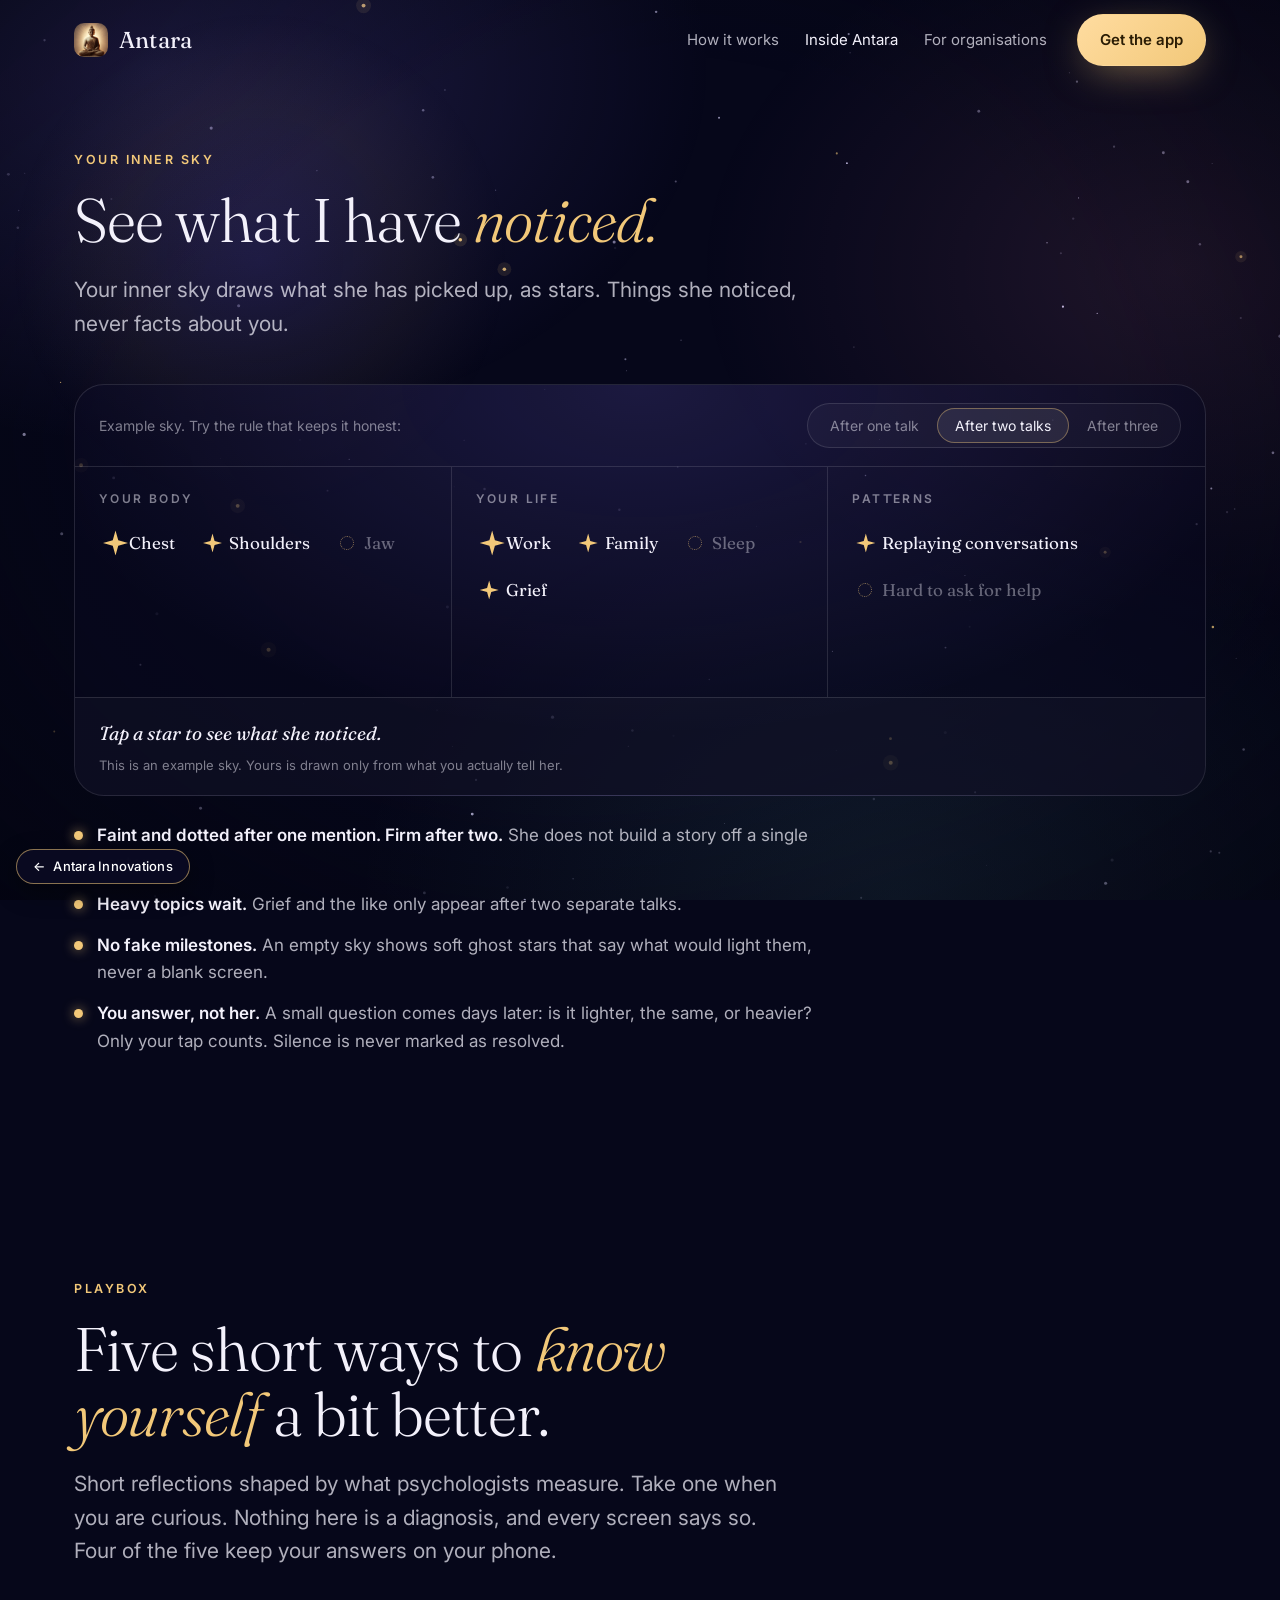
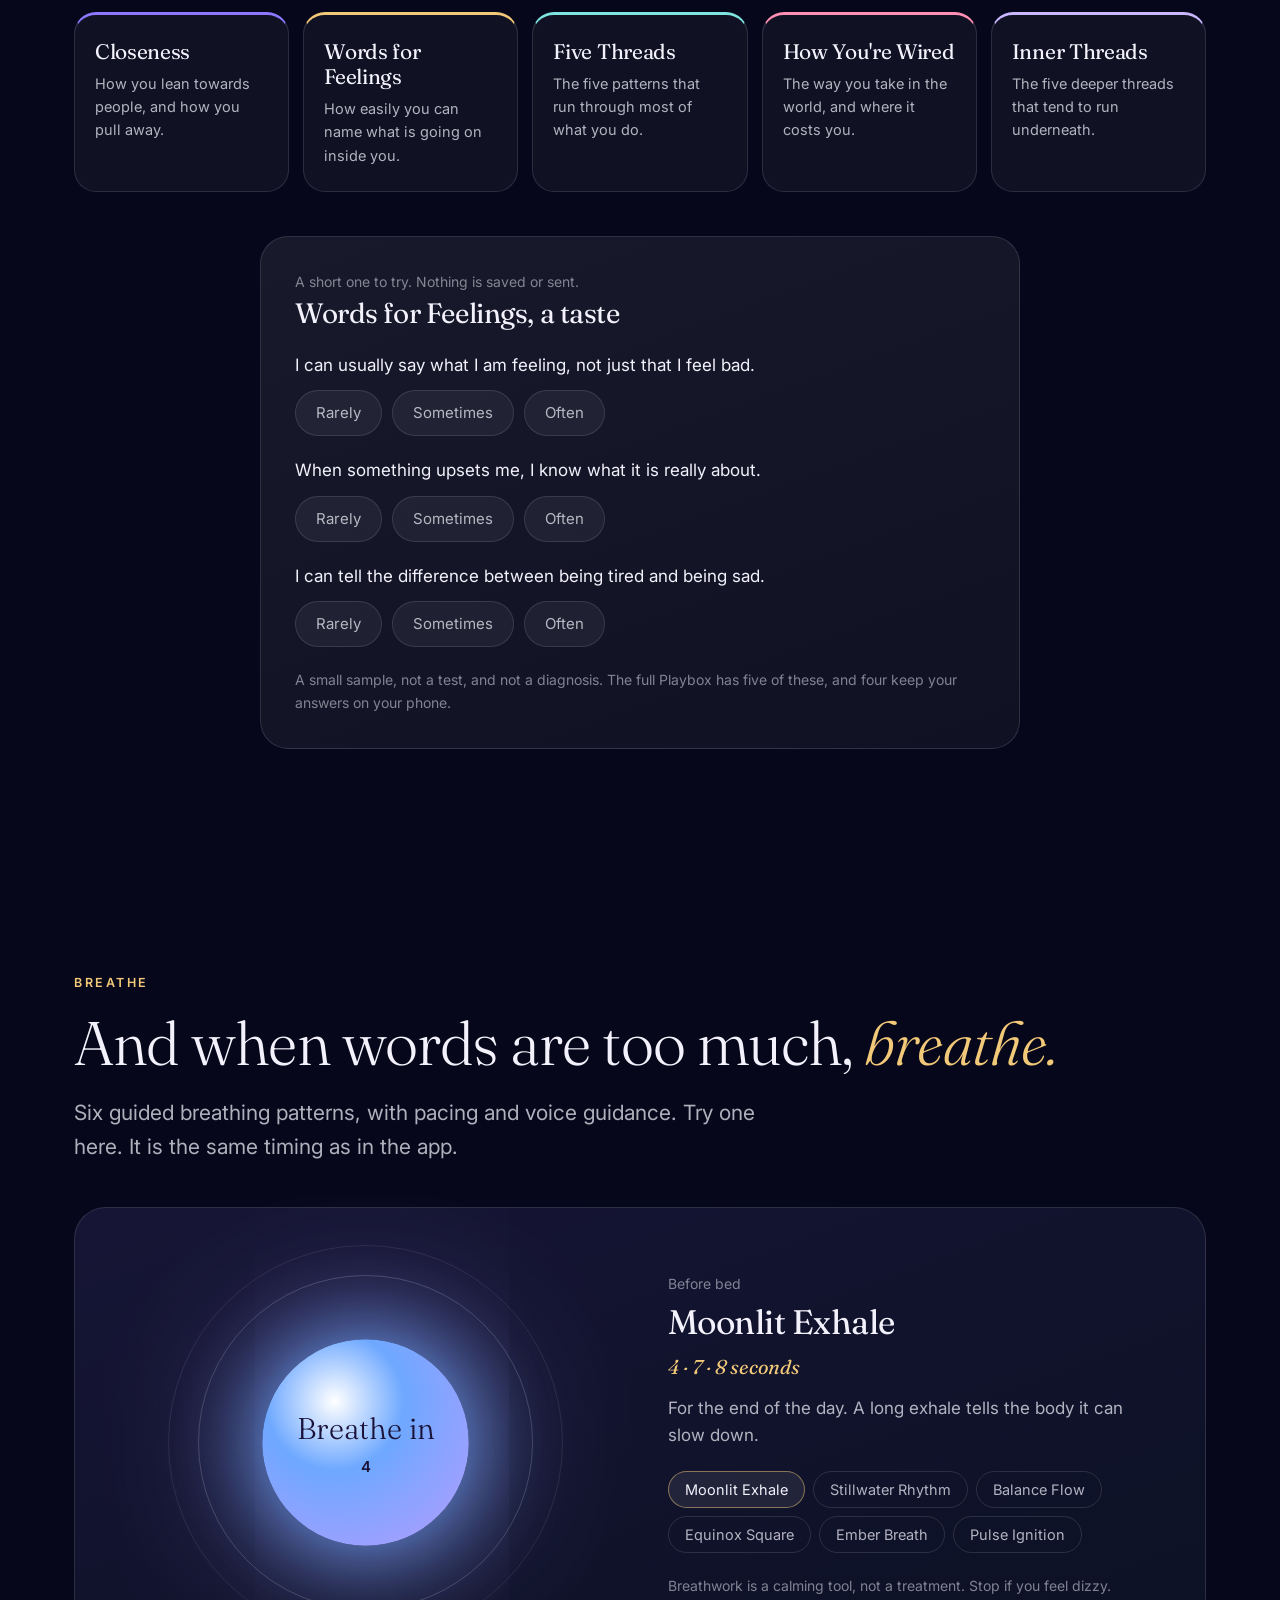
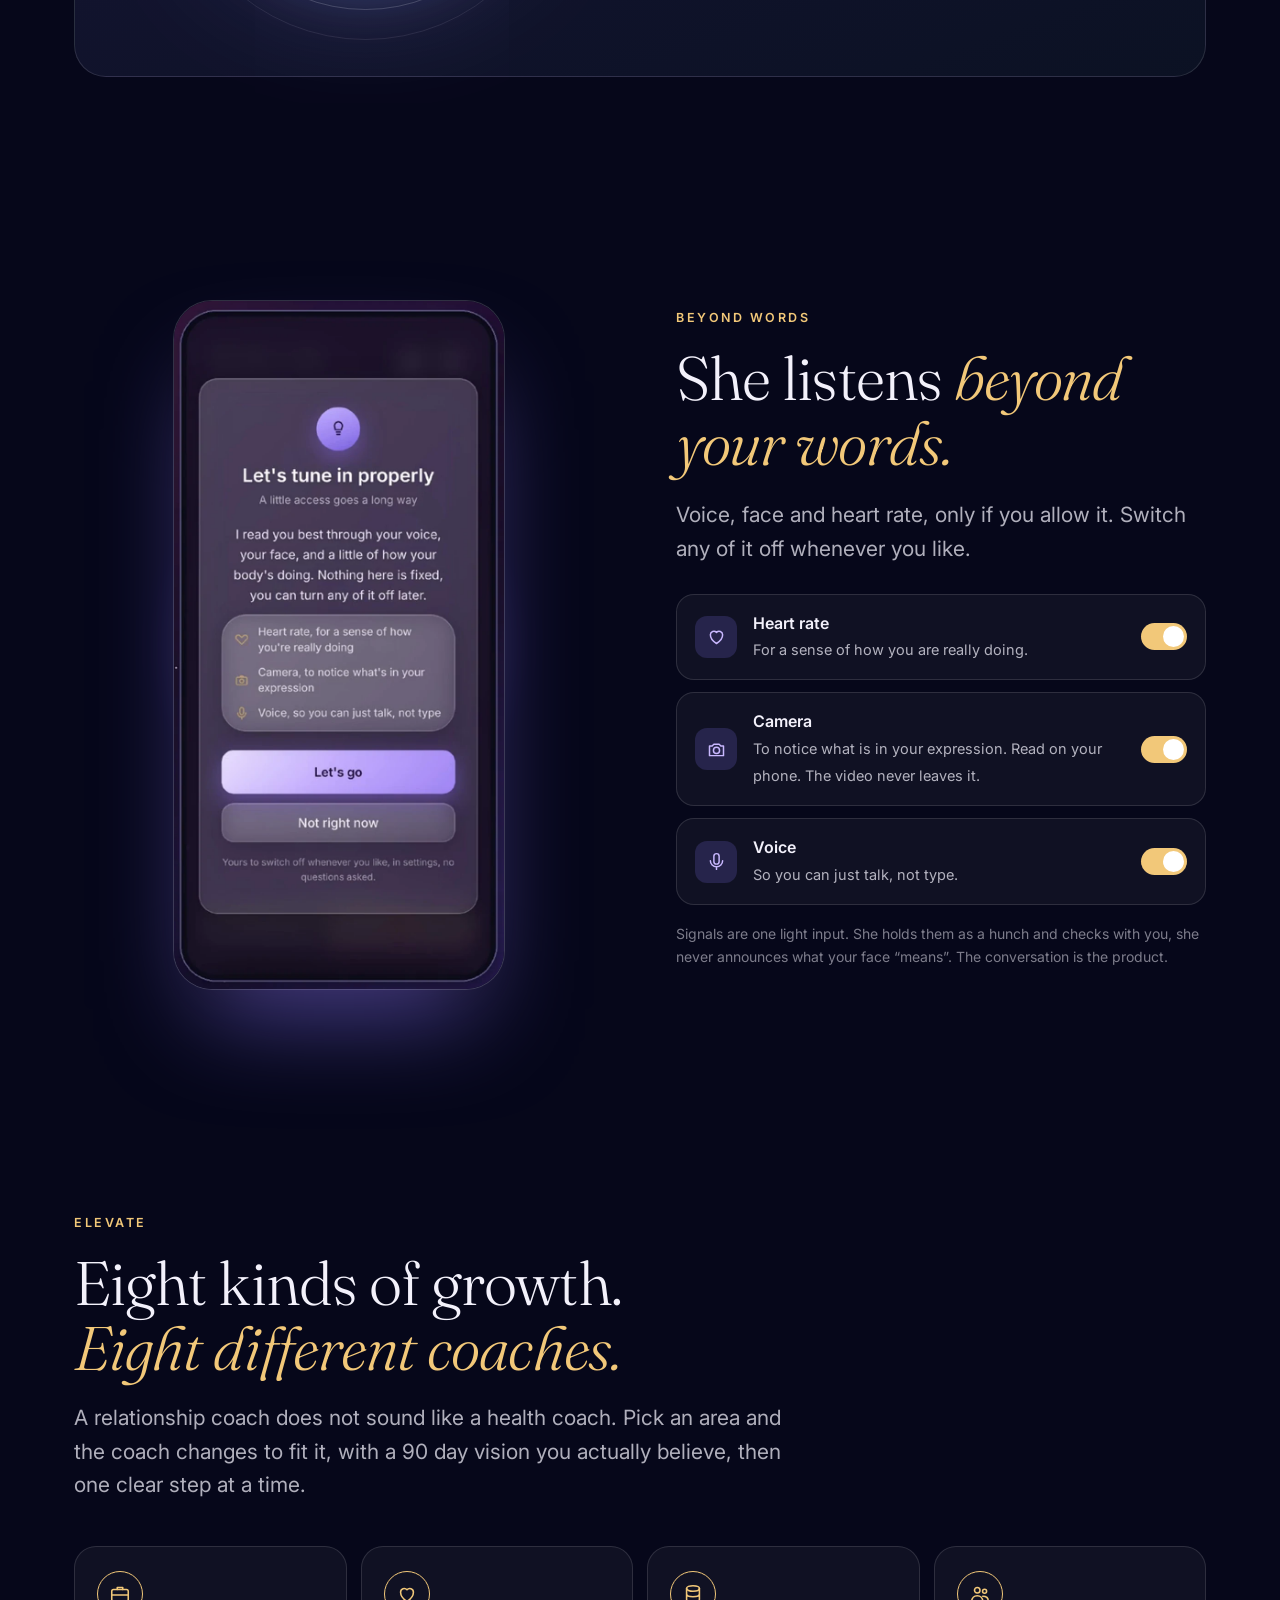
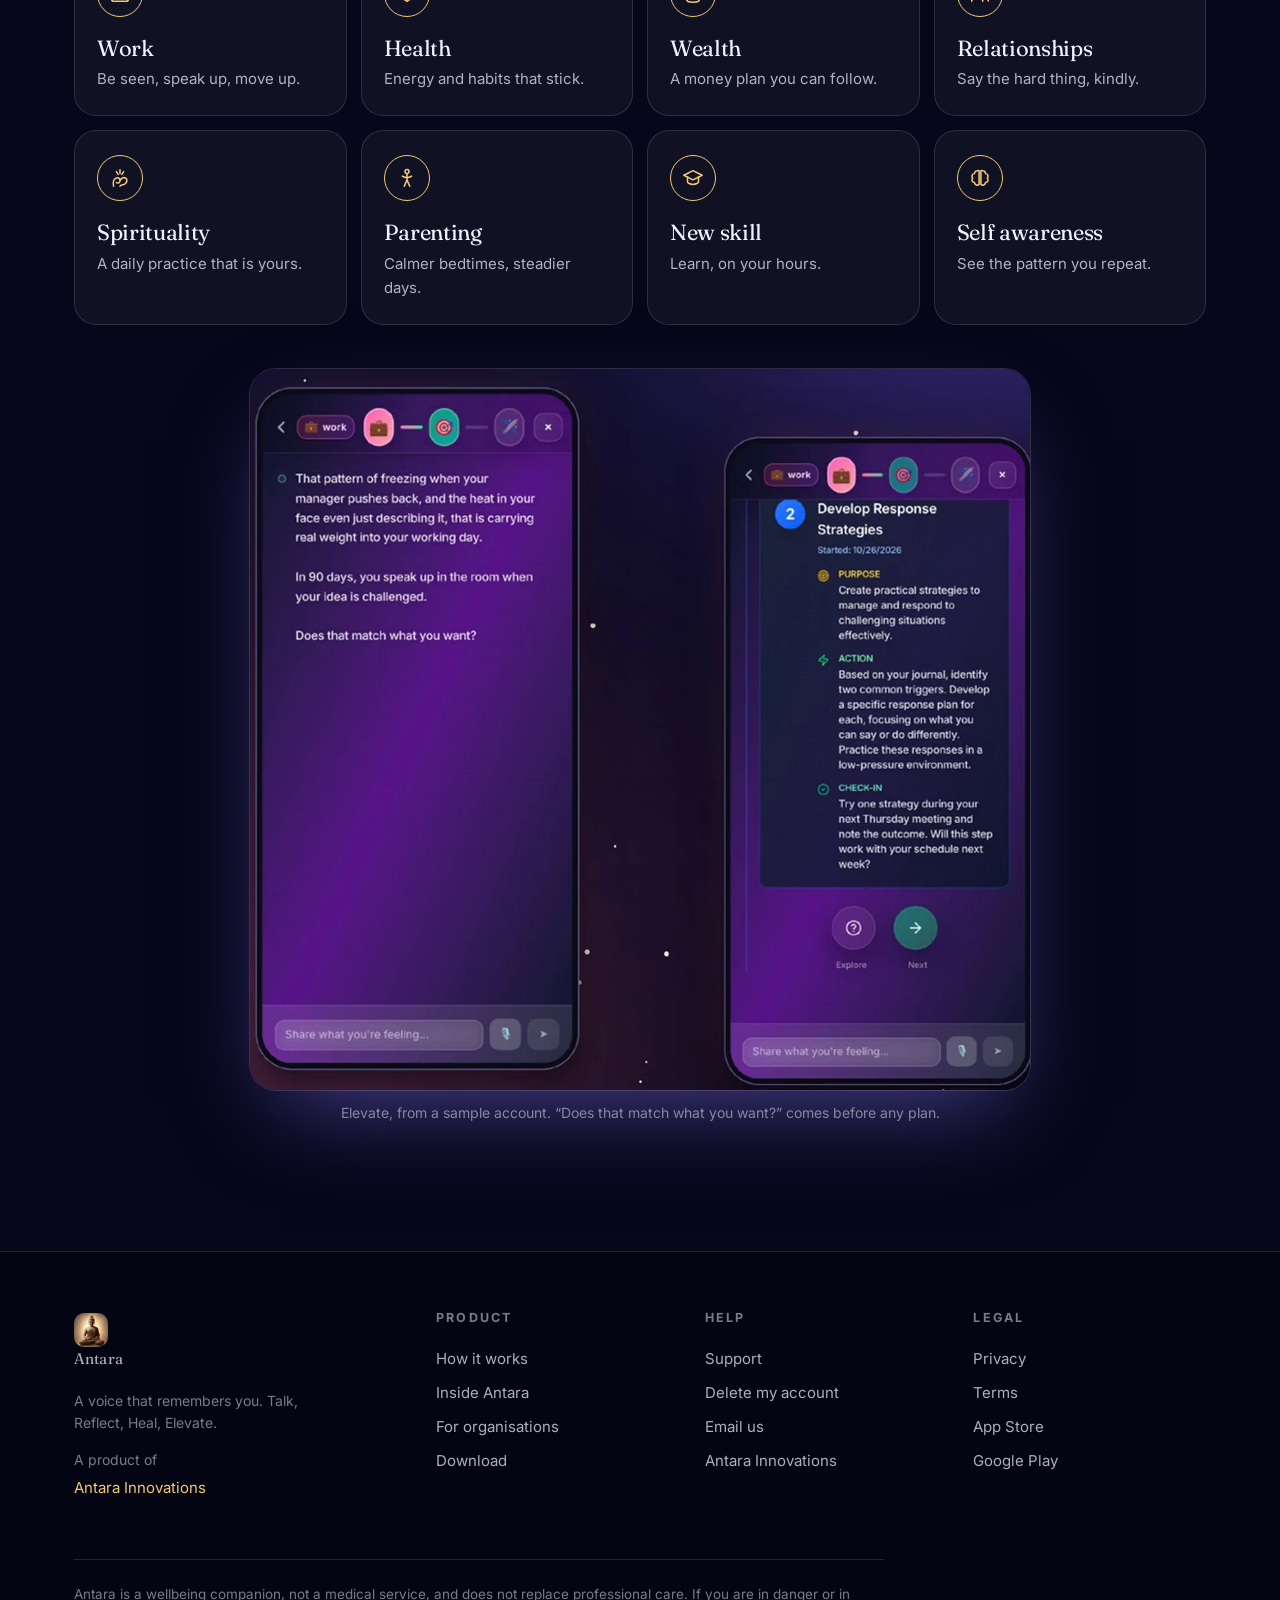
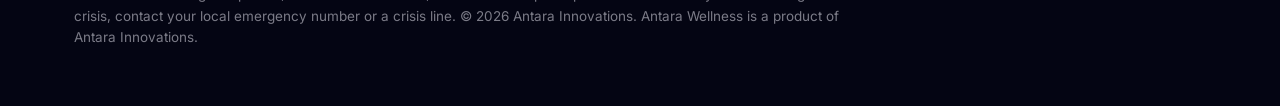
<file: screens/index.html>
<!doctype html>
<html lang="en-GB">
<head>
<meta charset="utf-8">
<title>Inside Antara</title>
<meta name="viewport" content="width=device-width,initial-scale=1,viewport-fit=cover">
<meta name="color-scheme" content="dark">
<meta name="theme-color" content="#06071a">
<meta name="description" content="Step inside Antara: your inner sky, a short reflection and a slow breath.">
<link rel="canonical" href="https://www.antara.icu/screens/">
<meta property="og:type" content="website">
<meta property="og:site_name" content="Antara">
<meta property="og:title" content="Inside Antara">
<meta property="og:description" content="Step inside Antara: your inner sky, a short reflection and a slow breath.">
<meta property="og:url" content="https://www.antara.icu/screens/">
<meta property="og:image" content="https://www.antara.icu/assets/img/og.jpg">
<meta property="og:image:width" content="1200"><meta property="og:image:height" content="630">
<meta name="twitter:card" content="summary_large_image">
<meta name="apple-itunes-app" content="app-id=6755032385">
<link rel="alternate" hreflang="en" href="https://www.antara.icu/screens/">
<link rel="alternate" hreflang="x-default" href="https://www.antara.icu/screens/">
<link rel="apple-touch-icon" href="../apple-touch-icon.png">
<link rel="icon" href="../favicon.ico">
<link rel="preconnect" href="https://fonts.googleapis.com">
<link rel="preconnect" href="https://fonts.gstatic.com" crossorigin>
<link rel="stylesheet" href="https://fonts.googleapis.com/css2?family=Fraunces:ital,opsz,wght@0,9..144,300;0,9..144,400;0,9..144,600;1,9..144,300;1,9..144,400&family=Inter:wght@400;500;600;700&display=swap" media="print" onload="this.media='all'"><noscript><link rel="stylesheet" href="https://fonts.googleapis.com/css2?family=Fraunces:ital,opsz,wght@0,9..144,300;0,9..144,400;0,9..144,600;1,9..144,300;1,9..144,400&family=Inter:wght@400;500;600;700&display=swap"></noscript>
<link rel="stylesheet" href="../assets/antara.css">

</head>
<body>
<canvas id="sky" aria-hidden="true"></canvas><div class="aurora" aria-hidden="true"></div>
<header class="nav"><div class="in">
  <a class="brand" href="../"><img src="../assets/antra-icon-512.png" alt="" width="34" height="34"><span>Antara</span></a>
  <nav class="links" id="links" aria-label="Main">
    <a href="../product/">How it works</a><a href="../screens/" aria-current="page">Inside Antara</a><a href="../partners/">For organisations</a>
    <a class="btn gold" href="../download/">Get the app</a>
  </nav>
  <button class="burger" aria-label="Menu" aria-expanded="false" aria-controls="links"><span></span><span></span></button>
</div></header>

<main>
<section id="innersky" style="padding-top:150px"><div class="wrap">
 <p class="eyebrow rv">Your inner sky</p>
 <h2 class="rv d1" style="max-width:16ch">See what I have <em>noticed.</em></h2>
 <p class="lead rv d2" style="margin-top:20px">Your inner sky draws what she has picked up, as stars. Things she noticed, never facts about you.</p>
 <div class="skyBox rv d2" data-skydemo>
  <div class="skyHead">
   <span class="small">Example sky. Try the rule that keeps it honest:</span>
   <div class="seg" role="group" aria-label="How many talks">
     <button type="button" data-talks="1" aria-pressed="false">After one talk</button>
     <button type="button" data-talks="2" aria-pressed="true">After two talks</button>
     <button type="button" data-talks="3" aria-pressed="false">After three</button>
   </div>
  </div>
  <div class="skyGrid">
   <div class="skyCol"><h4>Your body</h4><div class="starList" data-col="body"></div></div>
   <div class="skyCol"><h4>Your life</h4><div class="starList" data-col="life"></div></div>
   <div class="skyCol"><h4>Patterns</h4><div class="starList" data-col="patterns"></div></div>
  </div>
  <div class="skyNote" data-skynote aria-live="polite"></div>
 </div>
 <ul class="ticks rv" style="max-width:760px">
   <li><span><b>Faint and dotted after one mention. Firm after two.</b> She does not build a story off a single sentence.</span></li>
   <li><span><b>Heavy topics wait.</b> Grief and the like only appear after two separate talks.</span></li>
   <li><span><b>No fake milestones.</b> An empty sky shows soft ghost stars that say what would light them, never a blank screen.</span></li>
   <li><span><b>You answer, not her.</b> A small question comes days later: is it lighter, the same, or heavier? Only your tap counts. Silence is never marked as resolved.</span></li>
 </ul>
</div></section>
<section id="playbox"><div class="wrap">
 <p class="eyebrow rv">Playbox</p>
 <h2 class="rv d1" style="max-width:18ch">Five short ways to <em>know yourself</em> a bit better.</h2>
 <p class="lead rv d2" style="margin-top:20px">Short reflections shaped by what psychologists measure. Take one when you are curious. Nothing here is a diagnosis, and every screen says so. Four of the five keep your answers on your phone.</p>
 <div class="pbList">
  <div class="pb rv" style="--c:#8d78ff"><h3>Closeness</h3><p>How you lean towards people, and how you pull away.</p></div>
  <div class="pb rv d1" style="--c:#f2c879"><h3>Words for Feelings</h3><p>How easily you can name what is going on inside you.</p></div>
  <div class="pb rv d2" style="--c:#7fe3df"><h3>Five Threads</h3><p>The five patterns that run through most of what you do.</p></div>
  <div class="pb rv d3" style="--c:#ff8fb3"><h3>How You're Wired</h3><p>The way you take in the world, and where it costs you.</p></div>
  <div class="pb rv" style="--c:#c9b8ff"><h3>Inner Threads</h3><p>The five deeper threads that tend to run underneath.</p></div>
 </div>
 <div class="pbTry rv" data-pbtry>
  <p class="small" style="margin:0 0 4px">A short one to try. Nothing is saved or sent.</p>
  <h3>Words for Feelings, a taste</h3>
  <div class="pbq" data-q="0"><p>I can usually say what I am feeling, not just that I feel bad.</p><div class="pbo"><button type="button" data-v="1">Rarely</button><button type="button" data-v="2">Sometimes</button><button type="button" data-v="3">Often</button></div></div>
  <div class="pbq" data-q="1"><p>When something upsets me, I know what it is really about.</p><div class="pbo"><button type="button" data-v="1">Rarely</button><button type="button" data-v="2">Sometimes</button><button type="button" data-v="3">Often</button></div></div>
  <div class="pbq" data-q="2"><p>I can tell the difference between being tired and being sad.</p><div class="pbo"><button type="button" data-v="1">Rarely</button><button type="button" data-v="2">Sometimes</button><button type="button" data-v="3">Often</button></div></div>
  <div class="pbres" data-pbres aria-live="polite" hidden></div>
  <p class="small" style="margin:14px 0 0">A small sample, not a test, and not a diagnosis. The full Playbox has five of these, and four keep your answers on your phone.</p>
 </div>
</div></section>
<section id="breathe"><div class="wrap">
 <p class="eyebrow rv">Breathe</p>
 <h2 class="rv d1">And when words are too much, <em>breathe.</em></h2>
 <p class="lead rv d2" style="margin-top:20px">Six guided breathing patterns, with pacing and voice guidance. Try one here. It is the same timing as in the app.</p>
 <div class="breathBox rv d2">
  <div class="orbWrap"><div class="ringO r2"></div><div class="ringO"></div><div class="orb" data-orb></div>
    <div class="orbLabel"><b data-orblabel>Breathe in</b><span data-orbsub></span></div></div>
  <div class="pinfo">
    <p class="small" style="margin:0 0 6px" data-pwhen></p>
    <h3 data-ptitle style="font-size:34px"></h3>
    <p class="pat" data-ppat></p>
    <p class="muted" data-pdesc></p>
    <div class="pchips" data-pchips role="group" aria-label="Breathing patterns"></div>
    <p class="small">Breathwork is a calming tool, not a treatment. Stop if you feel dizzy.</p>
  </div>
 </div>
</div></section>
<section id="listens"><div class="wrap">
 <div class="split flip">
  <div class="copy">
   <p class="eyebrow rv">Beyond words</p>
   <h2 class="rv d1">She listens <em>beyond your words.</em></h2>
   <p class="lead rv d2">Voice, face and heart rate, only if you allow it. Switch any of it off whenever you like.</p>
   <div class="toggleRows rv d3">
     <div class="trow"><div class="ic"><svg viewBox="0 0 24 24" fill="none" stroke="currentColor" stroke-width="1.7" stroke-linecap="round" stroke-linejoin="round"><path d="M12 20s-7-4.4-7-10a4 4 0 0 1 7-2.600A4 4 0 0 1 19 10c0 5.600-7 10-7 10z"/></svg></div><div><b>Heart rate</b><span>For a sense of how you are really doing.</span></div><button class="sw" role="switch" aria-checked="true" aria-label="Heart rate"></button></div>
     <div class="trow"><div class="ic"><svg viewBox="0 0 24 24" fill="none" stroke="currentColor" stroke-width="1.7" stroke-linecap="round" stroke-linejoin="round"><path d="M4 8h3l2-2h6l2 2h3v11H4z"/><circle cx="12" cy="13" r="3.500"/></svg></div><div><b>Camera</b><span>To notice what is in your expression. Read on your phone. The video never leaves it.</span></div><button class="sw" role="switch" aria-checked="true" aria-label="Camera"></button></div>
     <div class="trow"><div class="ic"><svg viewBox="0 0 24 24" fill="none" stroke="currentColor" stroke-width="1.7" stroke-linecap="round" stroke-linejoin="round"><rect x="9" y="3" width="6" height="12" rx="3"/><path d="M5 11a7 7 0 0 0 14 0M12 18v3"/></svg></div><div><b>Voice</b><span>So you can just talk, not type.</span></div><button class="sw" role="switch" aria-checked="true" aria-label="Voice"></button></div>
   </div>
   <p class="small" style="margin-top:18px">Signals are one light input. She holds them as a hunch and checks with you, she never announces what your face &ldquo;means&rdquo;. The conversation is the product.</p>
  </div>
  <div class="phoneWrap rv d2"><div class="phone"><img src="../assets/img/tune.webp" width="720" height="1500" alt="Let's tune in properly: choose heart rate, camera and voice, all optional" loading="lazy"></div></div>
 </div>
</div></section>
<section id="elevate"><div class="wrap">
 <p class="eyebrow rv">Elevate</p>
 <h2 class="rv d1" style="max-width:18ch">Eight kinds of growth. <em>Eight different coaches.</em></h2>
 <p class="lead rv d2" style="margin-top:20px">A relationship coach does not sound like a health coach. Pick an area and the coach changes to fit it, with a 90 day vision you actually believe, then one clear step at a time.</p>
 <div class="coaches">
  <div class="coach rv"><div class="ci"><svg viewBox="0 0 24 24" fill="none" stroke="currentColor" stroke-width="1.7" stroke-linecap="round" stroke-linejoin="round"><rect x="3" y="7" width="18" height="13" rx="2"/><path d="M9 7V5h6v2M3 13h18"/></svg></div><h3>Work</h3><p>Be seen, speak up, move up.</p></div>
  <div class="coach rv d1"><div class="ci"><svg viewBox="0 0 24 24" fill="none" stroke="currentColor" stroke-width="1.7" stroke-linecap="round" stroke-linejoin="round"><path d="M12 20s-7-4.4-7-10a4 4 0 0 1 7-2.600A4 4 0 0 1 19 10c0 5.600-7 10-7 10z"/></svg></div><h3>Health</h3><p>Energy and habits that stick.</p></div>
  <div class="coach rv d2"><div class="ci"><svg viewBox="0 0 24 24" fill="none" stroke="currentColor" stroke-width="1.7" stroke-linecap="round" stroke-linejoin="round"><ellipse cx="12" cy="6" rx="7" ry="3"/><path d="M5 6v6c0 1.700 3 3 7 3s7-1.300 7-3V6M5 12v6c0 1.700 3 3 7 3s7-1.300 7-3v-6"/></svg></div><h3>Wealth</h3><p>A money plan you can follow.</p></div>
  <div class="coach rv d3"><div class="ci"><svg viewBox="0 0 24 24" fill="none" stroke="currentColor" stroke-width="1.7" stroke-linecap="round" stroke-linejoin="round"><circle cx="9" cy="8" r="3"/><circle cx="17" cy="9" r="2.200"/><path d="M3 20c0-3.500 2.500-6 6-6s6 2.500 6 6M15 14.500c3 0 6 1.500 6 5"/></svg></div><h3>Relationships</h3><p>Say the hard thing, kindly.</p></div>
  <div class="coach rv"><div class="ci"><svg viewBox="0 0 24 24" fill="none" stroke="currentColor" stroke-width="1.7" stroke-linecap="round" stroke-linejoin="round"><path d="M12 3v4M8 5l2 3M16 5l-2 3M5 21c-1-4 0-8 3-9 3-1 4 1 4 3s-2 3-4 2M12 15c1-3 4-4 6-3s2 4 0 6-5 1-6 3"/></svg></div><h3>Spirituality</h3><p>A daily practice that is yours.</p></div>
  <div class="coach rv d1"><div class="ci"><svg viewBox="0 0 24 24" fill="none" stroke="currentColor" stroke-width="1.7" stroke-linecap="round" stroke-linejoin="round"><circle cx="12" cy="5" r="2.200"/><path d="M12 8v6M7 10l5 2 5-2M9 21l3-7 3 7"/></svg></div><h3>Parenting</h3><p>Calmer bedtimes, steadier days.</p></div>
  <div class="coach rv d2"><div class="ci"><svg viewBox="0 0 24 24" fill="none" stroke="currentColor" stroke-width="1.7" stroke-linecap="round" stroke-linejoin="round"><path d="M2 9l10-5 10 5-10 5z"/><path d="M6 11v5c0 1.500 3 3 6 3s6-1.500 6-3v-5"/></svg></div><h3>New skill</h3><p>Learn, on your hours.</p></div>
  <div class="coach rv d3"><div class="ci"><svg viewBox="0 0 24 24" fill="none" stroke="currentColor" stroke-width="1.7" stroke-linecap="round" stroke-linejoin="round"><path d="M9 4a3 3 0 0 0-3 3 3 3 0 0 0-2 5 3 3 0 0 0 2 5 3 3 0 0 0 5 2V4a3 3 0 0 0-2 0zM15 4a3 3 0 0 1 3 3 3 3 0 0 1 2 5 3 3 0 0 1-2 5 3 3 0 0 1-5 2V4a3 3 0 0 1 2 0z"/></svg></div><h3>Self awareness</h3><p>See the pattern you repeat.</p></div>
 </div>
 <div class="wide rv" style="max-width:780px;margin:44px auto 0"><img src="../assets/img/elevate.webp" width="1207" height="1117" alt="Elevate: a coach asks if a 90 day plan matches what you want, then builds the first step" loading="lazy"></div>
 <p class="small rv" style="text-align:center;margin-top:12px">Elevate, from a sample account. &ldquo;Does that match what you want?&rdquo; comes before any plan.</p>
</div></section>
</main>
<footer><div class="wrap">
  <div class="foot">
    <div><a class="brand" href="../"><img src="../assets/antra-icon-512.png" alt="" width="34" height="34"><span>Antara</span></a>
      <p class="small" style="margin-top:14px;max-width:30ch">A voice that remembers you. Talk, Reflect, Heal, Elevate.</p>
      <p class="small" style="margin-top:10px">A product of <a href="https://www.antara-innovations.com/" target="_blank" rel="noopener" style="color:var(--gold)">Antara Innovations</a></p></div>
    <div><h4>Product</h4><a href="../product/">How it works</a><a href="../screens/">Inside Antara</a><a href="../partners/">For organisations</a><a href="../download/">Download</a></div>
    <div><h4>Help</h4><a href="../support/">Support</a><a href="../delete/">Delete my account</a><a href="mailto:hello@antara-innovations.com">Email us</a><a href="https://www.antara-innovations.com/" target="_blank" rel="noopener">Antara Innovations</a></div>
    <div><h4>Legal</h4><a href="../privacy/">Privacy</a><a href="../terms/">Terms</a><a href="https://apps.apple.com/us/app/antara-wellness/id6755032385" target="_blank" rel="noopener">App Store</a><a href="https://play.google.com/store/apps/details?id=com.antara.health" target="_blank" rel="noopener">Google Play</a></div>
  </div>
  <p class="disc">Antara is a wellbeing companion, not a medical service, and does not replace professional care. If you are in danger or in crisis, contact your local emergency number or a crisis line. &copy; <span data-year>2026</span> Antara Innovations. Antara Wellness is a product of Antara Innovations.</p>
</div></footer>
<div class="mcta" aria-hidden="false"><a class="btn gold lg" href="../download/">Get Antara</a></div>
<div class="modal" role="dialog" aria-modal="true" aria-label="Antara film"><div class="box"><button class="x" aria-label="Close film">&times;</button>
  <video src="../assets/vid/film.mp4" poster="../assets/img/og.jpg" controls playsinline preload="none"></video></div></div>
<script src="../assets/antara.js" defer></script>
<script src="../assets/try.js" defer></script>
</body></html>
</file>
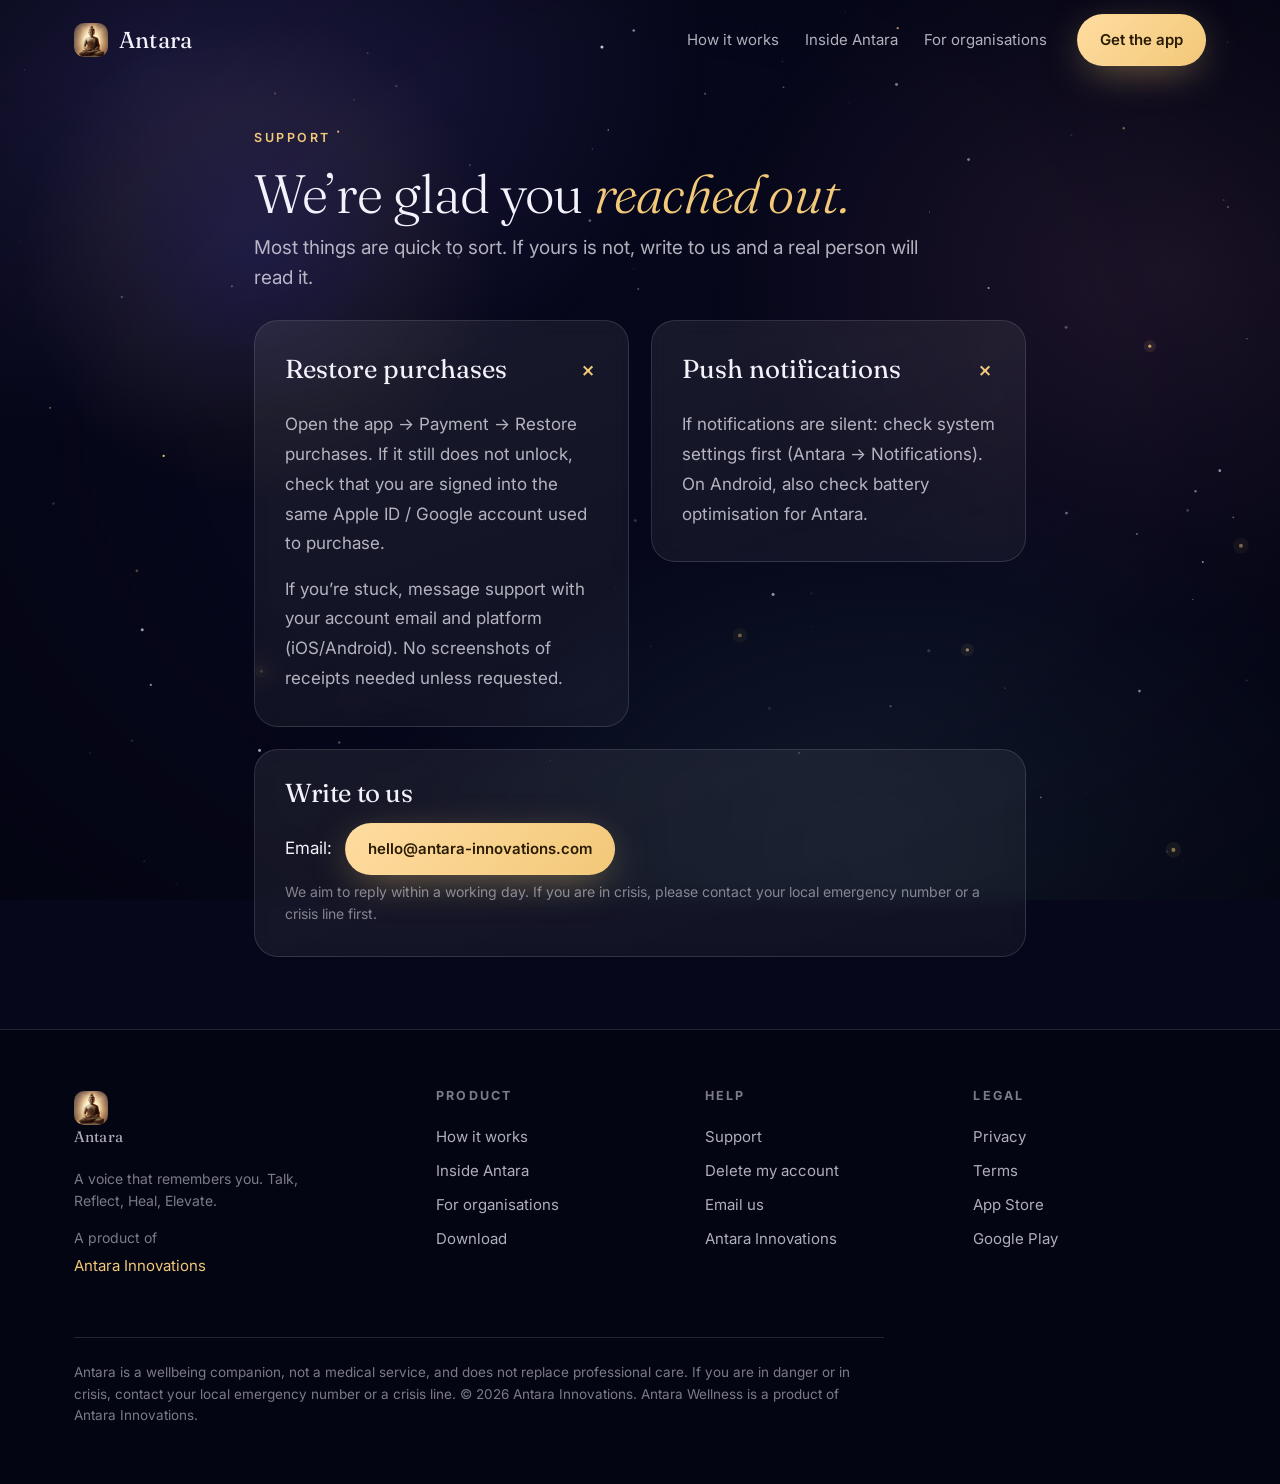
<file: support/index.html>
<!doctype html>
<html lang="en-GB">
<head>
<meta charset="utf-8">
<title>Support | Antara</title>
<meta name="description" content="Help and support for Antara users.">
<link rel="canonical" href="https://www.antara.icu/support/">
<meta name="viewport" content="width=device-width,initial-scale=1,viewport-fit=cover">
<meta name="color-scheme" content="dark">
<meta name="theme-color" content="#06071a">
<link rel="icon" href="../favicon.ico">
<link rel="apple-touch-icon" href="../apple-touch-icon.png">
<link rel="preconnect" href="https://fonts.googleapis.com">
<link rel="preconnect" href="https://fonts.gstatic.com" crossorigin>
<link rel="stylesheet" href="https://fonts.googleapis.com/css2?family=Fraunces:ital,opsz,wght@0,9..144,300;0,9..144,400;0,9..144,600;1,9..144,300;1,9..144,400&family=Inter:wght@400;500;600;700&display=swap" media="print" onload="this.media='all'"><noscript><link rel="stylesheet" href="https://fonts.googleapis.com/css2?family=Fraunces:ital,opsz,wght@0,9..144,300;0,9..144,400;0,9..144,600;1,9..144,300;1,9..144,400&family=Inter:wght@400;500;600;700&display=swap"></noscript>
<link rel="stylesheet" href="../assets/antara.css">
</head>
<body>
<canvas id="sky" aria-hidden="true"></canvas><div class="aurora" aria-hidden="true"></div>
<header class="nav"><div class="in">
  <a class="brand" href="../"><img src="../assets/antra-icon-512.png" alt="" width="34" height="34"><span>Antara</span></a>
  <nav class="links" id="links" aria-label="Main">
    <a href="../product/">How it works</a><a href="../screens/">Inside Antara</a><a href="../partners/">For organisations</a>
    <a class="btn gold" href="../download/">Get the app</a>
  </nav>
  <button class="burger" aria-label="Menu" aria-expanded="false" aria-controls="links"><span></span><span></span></button>
</div></header>

<main>
<section class="lg-hero"><div class="wrap lg-narrow">
  <p class="eyebrow rv">Support</p>
  <h1 class="rv d1">We&rsquo;re glad you <em>reached out.</em></h1>
  <p class="lead rv d2">Most things are quick to sort. If yours is not, write to us and a real person will read it.</p>
</div></section>
<section class="lg-body"><div class="wrap lg-narrow">
  <div class="lg-cards">
    <details class="lg-card rv" open><summary>Restore purchases</summary>
      <div class="lg-cb"><p>Open the app → Payment → Restore purchases. If it still does not unlock, check that you are signed into the same Apple ID / Google account used to purchase.</p>
      <p class="small">If you’re stuck, message support with your account email and platform (iOS/Android). No screenshots of receipts needed unless requested.</p></div></details>
    <details class="lg-card rv d1" open><summary>Push notifications</summary>
      <div class="lg-cb"><p>If notifications are silent: check system settings first (Antara → Notifications). On Android, also check battery optimisation for Antara.</p></div></details>
    <div class="lg-card lg-contact rv d2"><h2>Write to us</h2>
      <p>Email: <a class="btn gold" href="mailto:hello@antara-innovations.com">hello@antara-innovations.com</a></p>
      <p class="small">We aim to reply within a working day. If you are in crisis, please contact your local emergency number or a crisis line first.</p></div>
  </div>
</div></section>
</main>
<footer><div class="wrap">
  <div class="foot">
    <div><a class="brand" href="../"><img src="../assets/antra-icon-512.png" alt="" width="34" height="34"><span>Antara</span></a>
      <p class="small" style="margin-top:14px;max-width:30ch">A voice that remembers you. Talk, Reflect, Heal, Elevate.</p>
      <p class="small" style="margin-top:10px">A product of <a href="https://www.antara-innovations.com/" target="_blank" rel="noopener" style="color:var(--gold)">Antara Innovations</a></p></div>
    <div><h4>Product</h4><a href="../product/">How it works</a><a href="../screens/">Inside Antara</a><a href="../partners/">For organisations</a><a href="../download/">Download</a></div>
    <div><h4>Help</h4><a href="../support/">Support</a><a href="../delete/">Delete my account</a><a href="mailto:hello@antara-innovations.com">Email us</a><a href="https://www.antara-innovations.com/" target="_blank" rel="noopener">Antara Innovations</a></div>
    <div><h4>Legal</h4><a href="../privacy/">Privacy</a><a href="../terms/">Terms</a><a href="https://apps.apple.com/us/app/antara-wellness/id6755032385" target="_blank" rel="noopener">App Store</a><a href="https://play.google.com/store/apps/details?id=com.antara.health" target="_blank" rel="noopener">Google Play</a></div>
  </div>
  <p class="disc">Antara is a wellbeing companion, not a medical service, and does not replace professional care. If you are in danger or in crisis, contact your local emergency number or a crisis line. &copy; <span data-year>2026</span> Antara Innovations. Antara Wellness is a product of Antara Innovations.</p>
</div></footer>
<script src="../assets/legal.js" defer></script>
<script src="../assets/antara.js" defer></script>
</body>
</html>
</file>
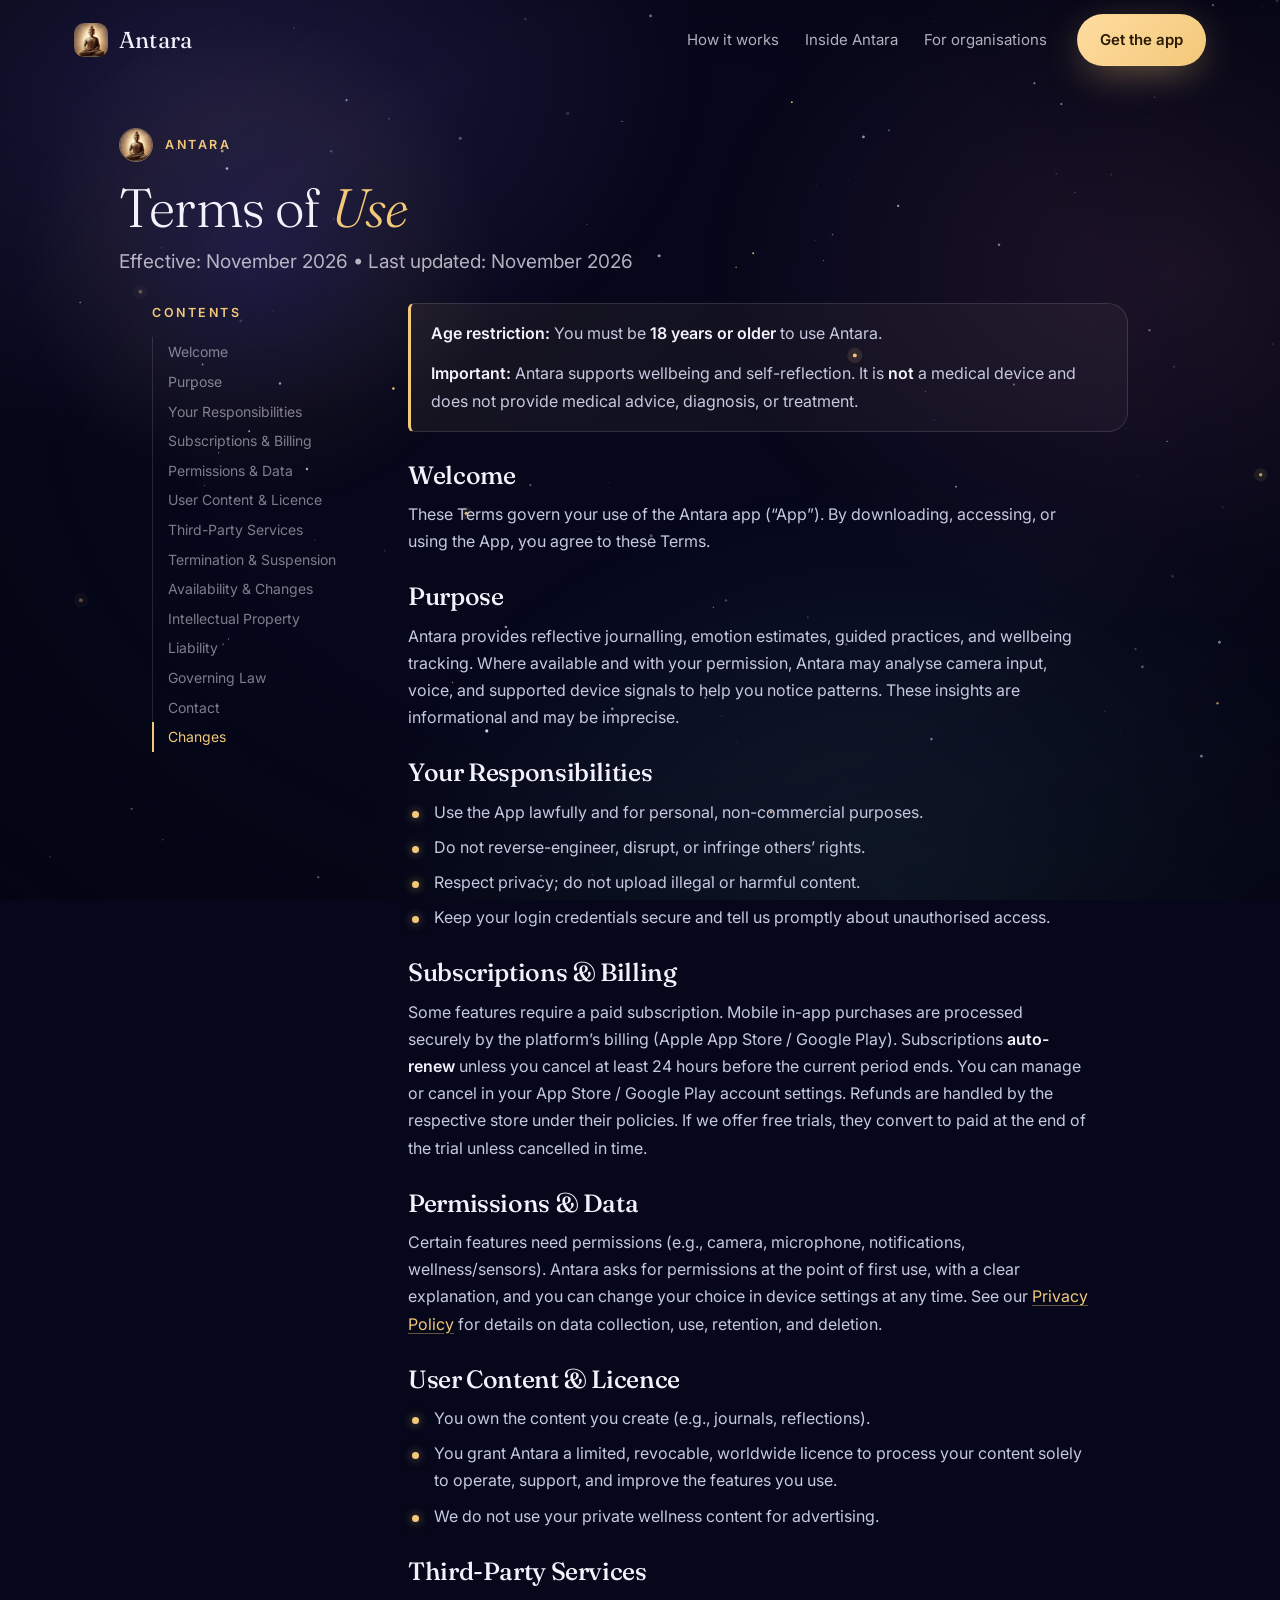
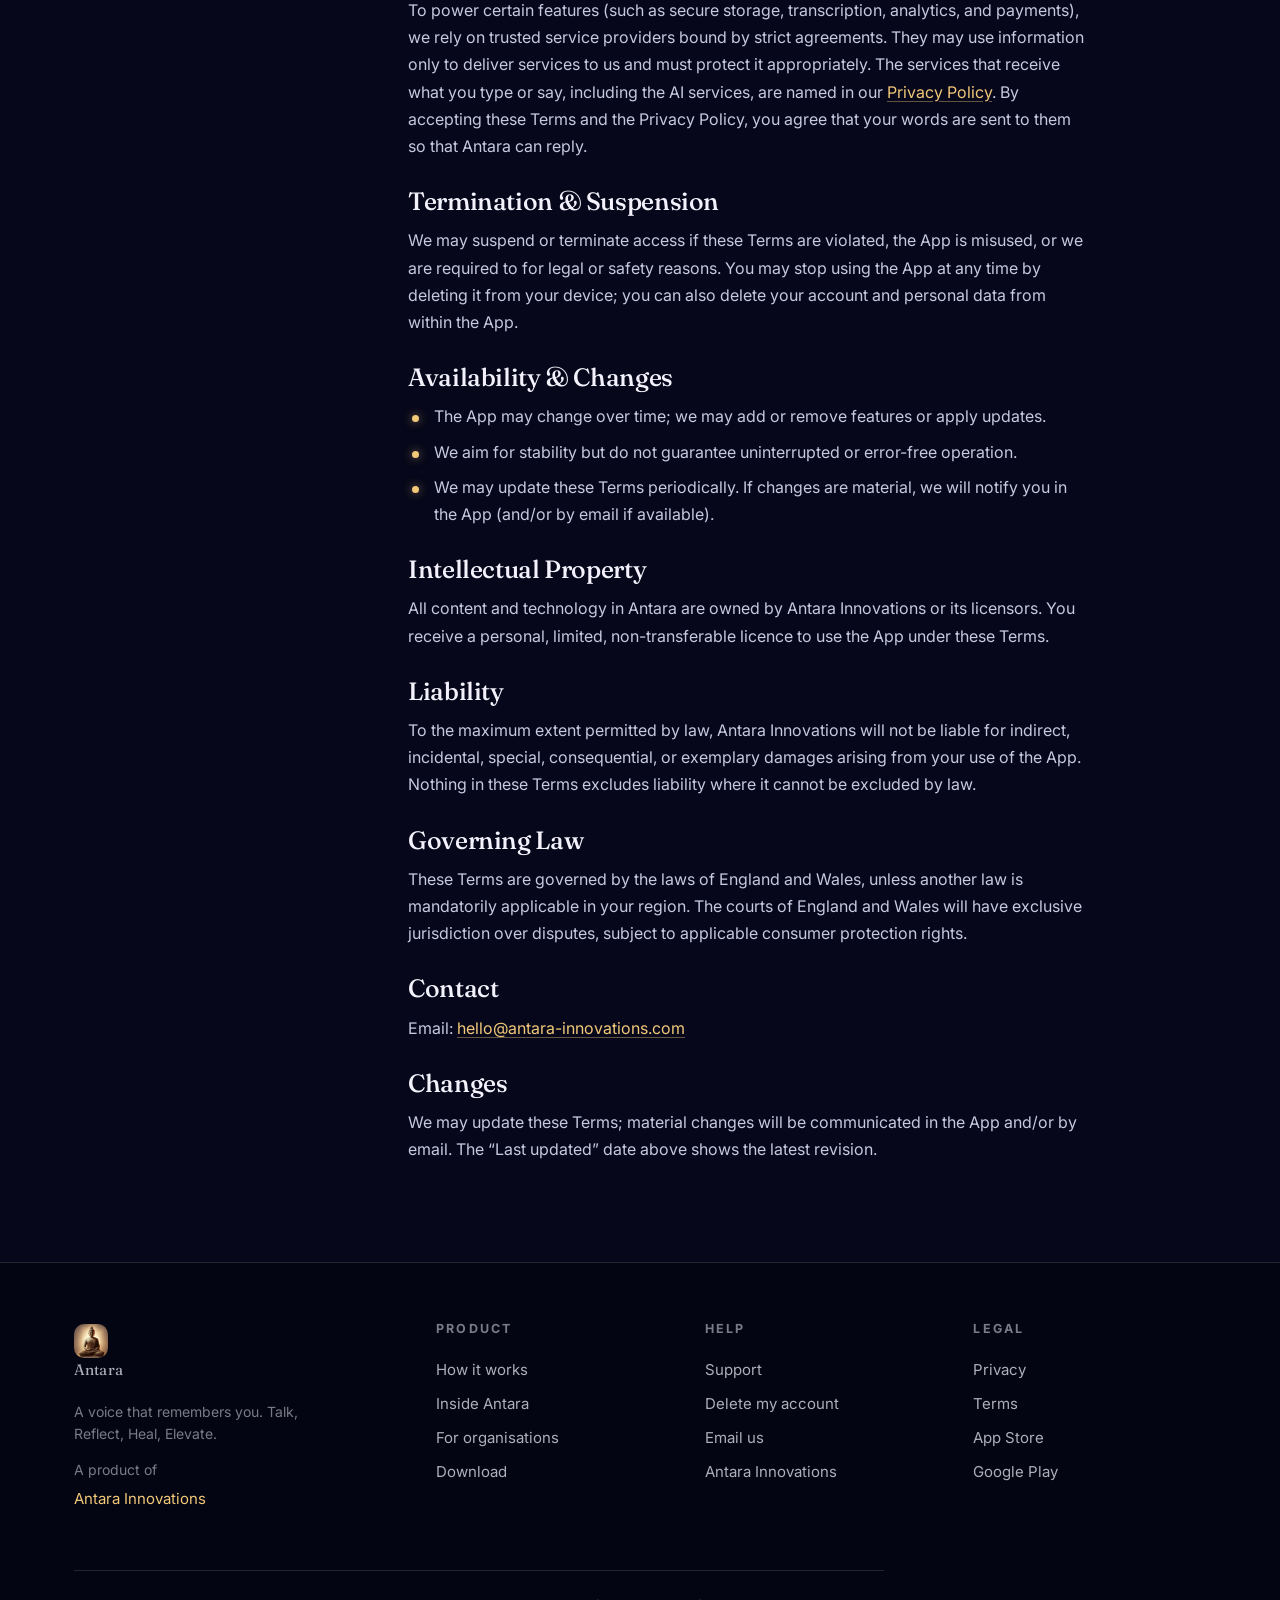
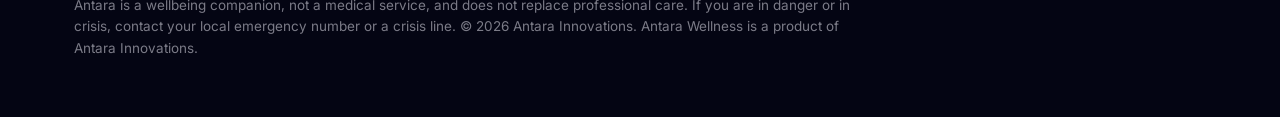
<file: terms/index.html>
<!doctype html>
<html lang="en-GB">
<head>
<meta charset="utf-8">
<title>Antara — Terms of Use</title>
<meta name="description" content="Terms of use for Antara.">
<link rel="canonical" href="https://www.antara.icu/terms/">
<meta name="viewport" content="width=device-width,initial-scale=1,viewport-fit=cover">
<meta name="color-scheme" content="dark">
<meta name="theme-color" content="#06071a">
<link rel="icon" href="../favicon.ico">
<link rel="apple-touch-icon" href="../apple-touch-icon.png">
<link rel="preconnect" href="https://fonts.googleapis.com">
<link rel="preconnect" href="https://fonts.gstatic.com" crossorigin>
<link rel="stylesheet" href="https://fonts.googleapis.com/css2?family=Fraunces:ital,opsz,wght@0,9..144,300;0,9..144,400;0,9..144,600;1,9..144,300;1,9..144,400&family=Inter:wght@400;500;600;700&display=swap" media="print" onload="this.media='all'"><noscript><link rel="stylesheet" href="https://fonts.googleapis.com/css2?family=Fraunces:ital,opsz,wght@0,9..144,300;0,9..144,400;0,9..144,600;1,9..144,300;1,9..144,400&family=Inter:wght@400;500;600;700&display=swap"></noscript>
<link rel="stylesheet" href="../assets/antara.css">
</head>
<body>
<canvas id="sky" aria-hidden="true"></canvas><div class="aurora" aria-hidden="true"></div>
<header class="nav"><div class="in">
  <a class="brand" href="../"><img src="../assets/antra-icon-512.png" alt="" width="34" height="34"><span>Antara</span></a>
  <nav class="links" id="links" aria-label="Main">
    <a href="../product/">How it works</a><a href="../screens/">Inside Antara</a><a href="../partners/">For organisations</a>
    <a class="btn gold" href="../download/">Get the app</a>
  </nav>
  <button class="burger" aria-label="Menu" aria-expanded="false" aria-controls="links"><span></span><span></span></button>
</div></header>

<main>
<section class="lg-hero"><div class="wrap lg-wide2">
  <p class="eyebrow rv"><span class="lg-av"><img src="../avatar.png" alt="" width="56" height="56"></span>Antara</p>
  <h1 class="rv d1">Terms of <em>Use</em></h1>
  <p class="lead rv d2">Effective: November 2026 • Last updated: November 2026</p>
</div></section>
<section class="lg-body"><div class="wrap lg-grid">
  <aside class="lg-toc-wrap" aria-label="Contents"></aside>
  <article class="lg-prose">
    <div class="lg-callout rv"><p><strong>Age restriction:</strong> You must be <strong>18 years or older</strong> to use Antara.</p>
<p><strong>Important:</strong> Antara supports wellbeing and self-reflection. It is <strong>not</strong> a medical device and does not provide medical advice, diagnosis, or treatment.</p></div>
<section class="lg-blk rv"><h2>Welcome</h2>
<p>These Terms govern your use of the Antara app (“App”). By downloading, accessing, or using the App, you agree to these Terms.</p></section>
<section class="lg-blk rv"><h2>Purpose</h2>
<p>Antara provides reflective journalling, emotion estimates, guided practices, and wellbeing tracking. Where available and with your permission, Antara may analyse camera input, voice, and supported device signals to help you notice patterns. These insights are informational and may be imprecise.</p></section>
<section class="lg-blk rv"><h2>Your Responsibilities</h2>
<ul>
<li>Use the App lawfully and for personal, non-commercial purposes.</li>
<li>Do not reverse-engineer, disrupt, or infringe others’ rights.</li>
<li>Respect privacy; do not upload illegal or harmful content.</li>
<li>Keep your login credentials secure and tell us promptly about unauthorised access.</li>
</ul></section>
<section class="lg-blk rv"><h2>Subscriptions &amp; Billing</h2>
<p>Some features require a paid subscription. Mobile in-app purchases are processed securely by the platform’s billing (Apple App Store / Google Play). Subscriptions <strong>auto-renew</strong> unless you cancel at least 24 hours before the current period ends. You can manage or cancel in your App Store / Google Play account settings. Refunds are handled by the respective store under their policies. If we offer free trials, they convert to paid at the end of the trial unless cancelled in time.</p></section>
<section class="lg-blk rv"><h2>Permissions &amp; Data</h2>
<p>Certain features need permissions (e.g., camera, microphone, notifications, wellness/sensors). Antara asks for permissions at the point of first use, with a clear explanation, and you can change your choice in device settings at any time. See our <a href="/privacy/">Privacy Policy</a> for details on data collection, use, retention, and deletion.</p></section>
<section class="lg-blk rv"><h2>User Content &amp; Licence</h2>
<ul>
<li>You own the content you create (e.g., journals, reflections).</li>
<li>You grant Antara a limited, revocable, worldwide licence to process your content solely to operate, support, and improve the features you use.</li>
<li>We do not use your private wellness content for advertising.</li>
</ul></section>
<section class="lg-blk rv"><h2>Third-Party Services</h2>
<p>To power certain features (such as secure storage, transcription, analytics, and payments), we rely on trusted service providers bound by strict agreements. They may use information only to deliver services to us and must protect it appropriately. The services that receive what you type or say, including the AI services, are named in our <a href="../privacy/">Privacy Policy</a>. By accepting these Terms and the Privacy Policy, you agree that your words are sent to them so that Antara can reply.</p></section>
<section class="lg-blk rv"><h2>Termination &amp; Suspension</h2>
<p>We may suspend or terminate access if these Terms are violated, the App is misused, or we are required to for legal or safety reasons. You may stop using the App at any time by deleting it from your device; you can also delete your account and personal data from within the App.</p></section>
<section class="lg-blk rv"><h2>Availability &amp; Changes</h2>
<ul>
<li>The App may change over time; we may add or remove features or apply updates.</li>
<li>We aim for stability but do not guarantee uninterrupted or error-free operation.</li>
<li>We may update these Terms periodically. If changes are material, we will notify you in the App (and/or by email if available).</li>
</ul></section>
<section class="lg-blk rv"><h2>Intellectual Property</h2>
<p>All content and technology in Antara are owned by Antara Innovations or its licensors. You receive a personal, limited, non-transferable licence to use the App under these Terms.</p></section>
<section class="lg-blk rv"><h2>Liability</h2>
<p>To the maximum extent permitted by law, Antara Innovations will not be liable for indirect, incidental, special, consequential, or exemplary damages arising from your use of the App. Nothing in these Terms excludes liability where it cannot be excluded by law.</p></section>
<section class="lg-blk rv"><h2>Governing Law</h2>
<p>These Terms are governed by the laws of England and Wales, unless another law is mandatorily applicable in your region. The courts of England and Wales will have exclusive jurisdiction over disputes, subject to applicable consumer protection rights.</p></section>
<section class="lg-blk rv"><h2>Contact</h2>
<p>Email: <a href="mailto:hello@antara-innovations.com">hello@antara-innovations.com</a></p></section>
<section class="lg-blk rv"><h2>Changes</h2>
<p>We may update these Terms; material changes will be communicated in the App and/or by email. The “Last updated” date above shows the latest revision.</p></section>
  </article>
</div></section>
</main>
<footer><div class="wrap">
  <div class="foot">
    <div><a class="brand" href="../"><img src="../assets/antra-icon-512.png" alt="" width="34" height="34"><span>Antara</span></a>
      <p class="small" style="margin-top:14px;max-width:30ch">A voice that remembers you. Talk, Reflect, Heal, Elevate.</p>
      <p class="small" style="margin-top:10px">A product of <a href="https://www.antara-innovations.com/" target="_blank" rel="noopener" style="color:var(--gold)">Antara Innovations</a></p></div>
    <div><h4>Product</h4><a href="../product/">How it works</a><a href="../screens/">Inside Antara</a><a href="../partners/">For organisations</a><a href="../download/">Download</a></div>
    <div><h4>Help</h4><a href="../support/">Support</a><a href="../delete/">Delete my account</a><a href="mailto:hello@antara-innovations.com">Email us</a><a href="https://www.antara-innovations.com/" target="_blank" rel="noopener">Antara Innovations</a></div>
    <div><h4>Legal</h4><a href="../privacy/">Privacy</a><a href="../terms/">Terms</a><a href="https://apps.apple.com/us/app/antara-wellness/id6755032385" target="_blank" rel="noopener">App Store</a><a href="https://play.google.com/store/apps/details?id=com.antara.health" target="_blank" rel="noopener">Google Play</a></div>
  </div>
  <p class="disc">Antara is a wellbeing companion, not a medical service, and does not replace professional care. If you are in danger or in crisis, contact your local emergency number or a crisis line. &copy; <span data-year>2026</span> Antara Innovations. Antara Wellness is a product of Antara Innovations.</p>
</div></footer>
<script src="../assets/legal.js" defer></script>
<script src="../assets/antara.js" defer></script>
</body>
</html>
</file>
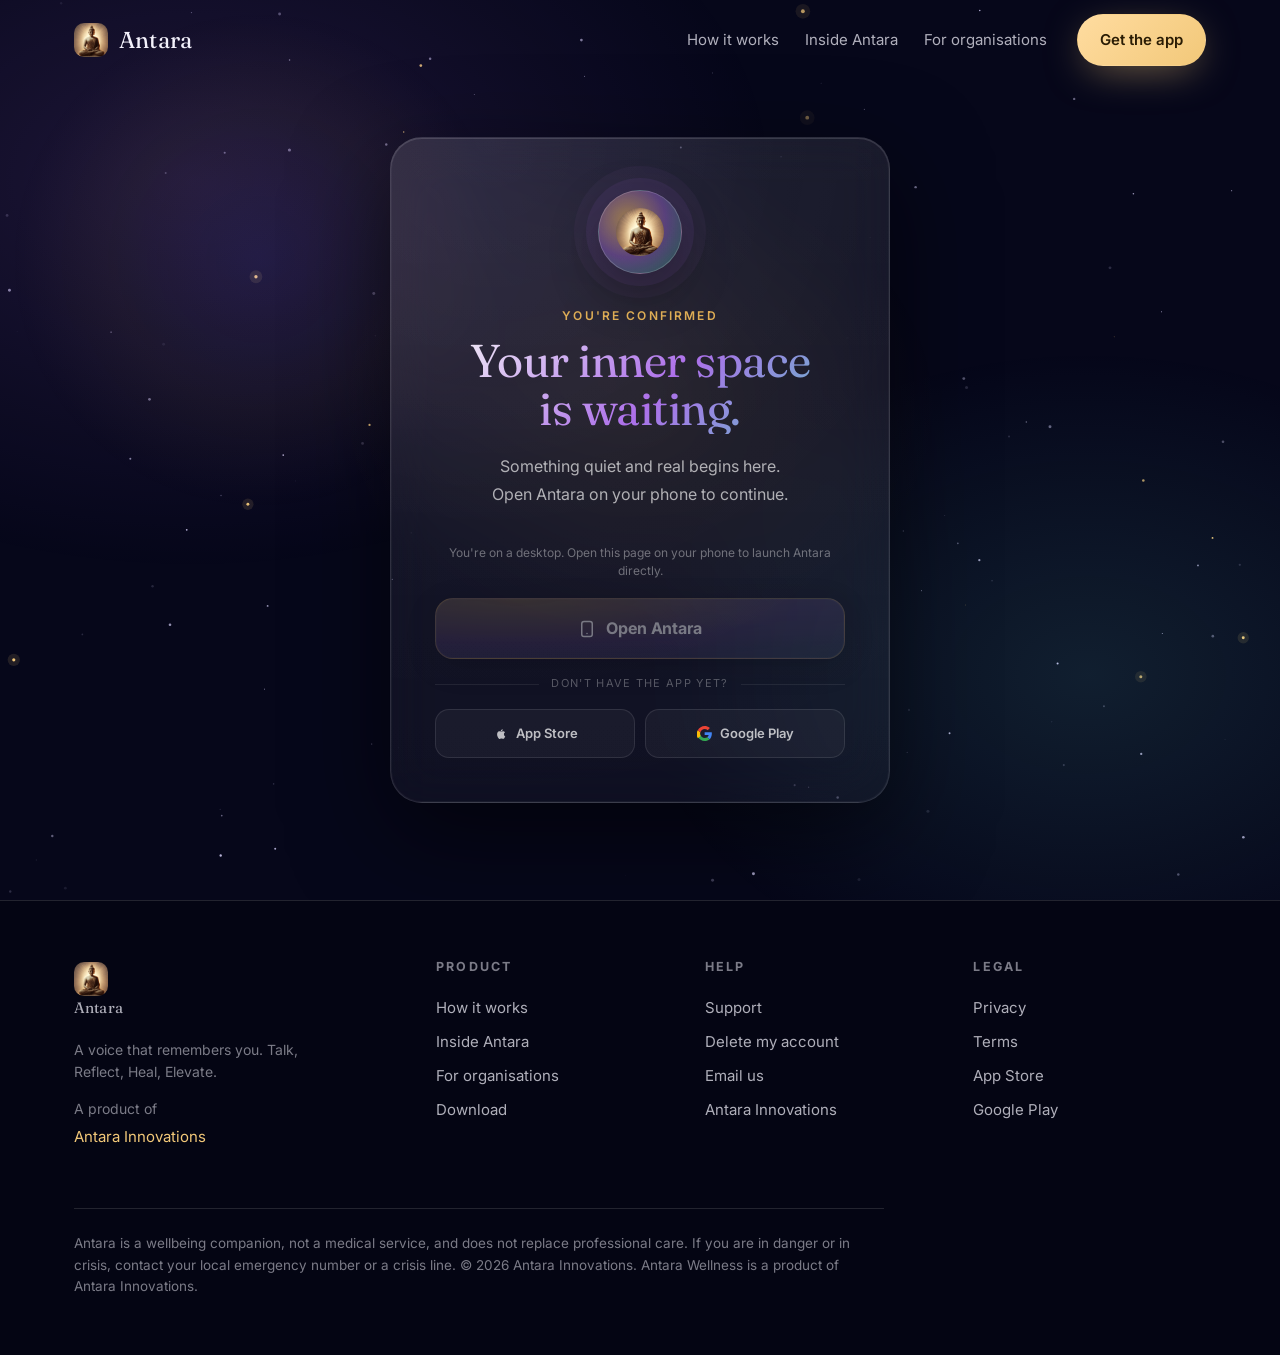
<file: verified/index.html>
<!doctype html>
<html lang="en">
<head>
  <meta charset="utf-8" />
  <title>Antara — You're in</title>
  <meta name="viewport" content="width=device-width,initial-scale=1,viewport-fit=cover" />
  <meta name="color-scheme" content="dark" />
  <meta name="description" content="Your Antara account is confirmed. Your inner space is waiting." />
  <link rel="preconnect" href="https://fonts.gstatic.com" crossorigin>
  <link href="https://fonts.googleapis.com/css2?family=Inter:wght@400;500;600;800&family=Fraunces:opsz,wght@9..144,300;9..144,400;9..144,600&display=swap" rel="stylesheet">
  <link rel="icon" href="../favicon.ico">
  <link rel="stylesheet" href="../assets/antara.css" />
  <style>
    .v-shell {
      position: relative;
      min-height: 100vh;
      display: flex;
      align-items: center;
      justify-content: center;
      padding: 120px 20px 80px;
      overflow: hidden;
    }

    .v-aurora {
      position: fixed;
      inset: 0;
      pointer-events: none;
      z-index: 0;
      background:
        radial-gradient(900px 600px at 15% 20%, rgba(188,120,255,.13), transparent 65%),
        radial-gradient(700px 500px at 85% 75%, rgba(106,225,224,.11), transparent 65%),
        radial-gradient(500px 400px at 50% 45%, rgba(255,198,92,.07), transparent 60%);
      animation: auroraShift 12s ease-in-out infinite alternate;
    }
    @keyframes auroraShift {
      0%   { opacity: .80; transform: scale(1) translateY(0); }
      100% { opacity: 1;   transform: scale(1.04) translateY(-12px); }
    }

    .v-card {
      position: relative;
      z-index: 2;
      max-width: 500px;
      width: 100%;
      background:
        radial-gradient(160% 120% at 20% 0%, rgba(255,255,255,.08), rgba(255,255,255,.03) 50%, rgba(255,255,255,.015) 100%),
        linear-gradient(180deg, rgba(255,255,255,.05), rgba(255,255,255,.02));
      border: 1px solid rgba(255,255,255,.12);
      border-radius: 32px;
      padding: 52px 44px 44px;
      text-align: center;
      box-shadow:
        0 32px 96px rgba(0,0,0,.55),
        0 0 0 1px rgba(255,255,255,.04) inset,
        0 1px 0 rgba(255,255,255,.10) inset;
      backdrop-filter: blur(24px);
      animation: cardEnter .8s cubic-bezier(.22,1,.36,1) both;
    }
    @keyframes cardEnter {
      from { opacity: 0; transform: translateY(22px) scale(.98); filter: blur(4px); }
      to   { opacity: 1; transform: translateY(0) scale(1);    filter: blur(0); }
    }
    @media (max-width: 520px) {
      .v-card { padding: 40px 24px 36px; border-radius: 28px; }
    }

    .v-orb-wrap {
      position: relative;
      width: 84px;
      height: 84px;
      margin: 0 auto 32px;
    }
    .v-orb {
      width: 84px;
      height: 84px;
      border-radius: 50%;
      background: radial-gradient(circle at 35% 35%, rgba(255,198,92,.55), rgba(188,120,255,.35) 50%, rgba(106,225,224,.25) 80%);
      border: 1px solid rgba(255,255,255,.18);
      box-shadow:
        0 0 0 12px rgba(188,120,255,.07),
        0 0 0 24px rgba(188,120,255,.04),
        0 18px 48px rgba(0,0,0,.45);
      display: flex;
      align-items: center;
      justify-content: center;
      animation: orbBreathe 4s ease-in-out infinite;
    }
    @keyframes orbBreathe {
      0%, 100% { box-shadow: 0 0 0 10px rgba(188,120,255,.07), 0 0 0 22px rgba(188,120,255,.04), 0 18px 48px rgba(0,0,0,.45); transform: scale(1); }
      50%       { box-shadow: 0 0 0 16px rgba(188,120,255,.10), 0 0 0 32px rgba(188,120,255,.05), 0 18px 48px rgba(0,0,0,.45); transform: scale(1.03); }
    }
    .v-orb img {
      width: 48px;
      height: 48px;
      object-fit: cover;
      border-radius: 50%;
    }

    .v-eyebrow {
      font-size: 12px;
      font-weight: 600;
      letter-spacing: .18em;
      text-transform: uppercase;
      color: rgba(255,198,92,.85);
      margin-bottom: 12px;
      animation: fadeUp .7s .15s cubic-bezier(.22,1,.36,1) both;
    }
    .v-title {
      font-family: Fraunces, ui-serif, Georgia, serif;
      font-size: clamp(34px, 7vw, 46px);
      font-weight: 400;
      line-height: 1.05;
      letter-spacing: -.5px;
      margin: 0 0 18px;
      background: linear-gradient(135deg, rgba(255,255,255,.96) 0%, rgba(188,120,255,.90) 55%, rgba(106,225,224,.85) 100%);
      -webkit-background-clip: text;
      -webkit-text-fill-color: transparent;
      background-clip: text;
      animation: fadeUp .7s .25s cubic-bezier(.22,1,.36,1) both;
    }
    .v-body {
      font-size: 16px;
      line-height: 1.75;
      color: rgba(255,255,255,.65);
      margin: 0 auto 36px;
      max-width: 36ch;
      animation: fadeUp .7s .35s cubic-bezier(.22,1,.36,1) both;
    }

    .v-actions {
      display: flex;
      flex-direction: column;
      gap: 12px;
      animation: fadeUp .7s .45s cubic-bezier(.22,1,.36,1) both;
    }
    .v-btn-primary {
      display: flex;
      align-items: center;
      justify-content: center;
      gap: 10px;
      width: 100%;
      padding: 17px 24px;
      border-radius: 18px;
      background:
        radial-gradient(140% 160% at 20% 0%, rgba(255,198,92,.28), rgba(188,120,255,.18) 50%, rgba(106,225,224,.12) 100%),
        linear-gradient(180deg, rgba(255,255,255,.08), rgba(255,255,255,.03));
      border: 1px solid rgba(255,198,92,.30);
      color: rgba(255,255,255,.95);
      font-weight: 700;
      font-size: 16px;
      letter-spacing: -.1px;
      cursor: pointer;
      text-decoration: none;
      transition: transform .18s ease, box-shadow .18s ease, border-color .18s ease;
      box-shadow: 0 8px 32px rgba(0,0,0,.35), 0 0 0 1px rgba(255,255,255,.04) inset;
    }
    .v-btn-primary:hover {
      transform: translateY(-2px);
      border-color: rgba(255,198,92,.45);
      box-shadow: 0 14px 44px rgba(0,0,0,.45), 0 0 32px rgba(188,120,255,.12);
      opacity: 1;
    }
    .v-btn-primary:active { transform: scale(.99); }

    .v-desktop-note {
      display: none;
      font-size: 12px;
      color: rgba(255,255,255,.38);
      margin: 0 0 6px;
      line-height: 1.5;
    }

    .v-stores {
      display: flex;
      gap: 10px;
      justify-content: center;
    }
    .v-store-btn {
      flex: 1;
      display: inline-flex;
      align-items: center;
      justify-content: center;
      gap: 8px;
      padding: 13px 16px;
      border-radius: 14px;
      border: 1px solid rgba(255,255,255,.10);
      background: rgba(255,255,255,.04);
      color: rgba(255,255,255,.72);
      font-size: 13px;
      font-weight: 600;
      text-decoration: none;
      transition: background .18s, border-color .18s, transform .18s;
    }
    .v-store-btn:hover {
      background: rgba(255,255,255,.08);
      border-color: rgba(255,255,255,.18);
      transform: translateY(-1px);
      opacity: 1;
    }

    .v-divider {
      display: flex;
      align-items: center;
      gap: 12px;
      margin: 4px 0;
    }
    .v-divider span {
      flex: 1;
      height: 1px;
      background: rgba(255,255,255,.08);
    }
    .v-divider small {
      font-size: 11px;
      letter-spacing: .12em;
      text-transform: uppercase;
      color: rgba(255,255,255,.30);
    }

    .v-particles {
      position: fixed;
      inset: 0;
      pointer-events: none;
      z-index: 1;
      overflow: hidden;
    }
    .v-particle {
      position: absolute;
      border-radius: 50%;
      animation: floatUp linear infinite;
      opacity: 0;
    }
    @keyframes floatUp {
      0%   { opacity: 0; transform: translateY(0) scale(0); }
      10%  { opacity: 1; }
      90%  { opacity: .4; }
      100% { opacity: 0; transform: translateY(-100vh) scale(1.2); }
    }
    @keyframes fadeUp {
      from { opacity: 0; transform: translateY(10px); }
      to   { opacity: 1; transform: translateY(0); }
    }
    @media (prefers-reduced-motion: reduce) {
      .v-card, .v-eyebrow, .v-title, .v-body, .v-actions { animation: none; opacity: 1; transform: none; }
      .v-orb { animation: none; }
      .v-aurora { animation: none; }
    }
  </style>
</head>
<body>
<canvas id="sky" aria-hidden="true"></canvas>

  <div class="v-aurora"></div>
  <div class="v-particles" id="vParticles"></div>

<header class="nav"><div class="in">
  <a class="brand" href="../"><img src="../assets/antra-icon-512.png" alt="" width="34" height="34"><span>Antara</span></a>
  <nav class="links" id="links" aria-label="Main">
    <a href="../product/">How it works</a><a href="../screens/">Inside Antara</a><a href="../partners/">For organisations</a>
    <a class="btn gold" href="../download/">Get the app</a>
  </nav>
  <button class="burger" aria-label="Menu" aria-expanded="false" aria-controls="links"><span></span><span></span></button>
</div></header>

  <div class="v-shell">
    <div class="v-card">

      <div class="v-orb-wrap">
        <div class="v-orb">
          <img src="../assets/antra-icon-512.png" alt="Antara" />
        </div>
      </div>

      <div class="v-eyebrow">You're confirmed</div>

      <h1 class="v-title">Your inner space<br>is waiting.</h1>

      <p class="v-body">
        Something quiet and real begins here.<br>
        Open Antara on your phone to continue.
      </p>

      <div class="v-actions">
        <p class="v-desktop-note" id="desktopNote">You're on a desktop. Open this page on your phone to launch Antara directly.</p>

        <a class="v-btn-primary" href="antara://create-account" id="openAppBtn">
          <svg width="18" height="18" fill="none" stroke="currentColor" viewBox="0 0 24 24" stroke-width="2" stroke-linecap="round" stroke-linejoin="round"><rect x="5" y="2" width="14" height="20" rx="3"/><line x1="12" y1="18" x2="12.01" y2="18"/></svg>
          Open Antara
        </a>

        <div class="v-divider">
          <span></span>
          <small>Don't have the app yet?</small>
          <span></span>
        </div>

        <div class="v-stores">
          <a class="v-store-btn" href="https://apps.apple.com/us/app/antara-wellness/id6755032385" target="_blank" rel="noopener">
            <svg width="15" height="15" fill="currentColor" viewBox="0 0 24 24"><path d="M17.5 13c-.02 2.37 2.07 3.46 2.08 3.47-.02.04-.32 1.1-1.06 2.18-.67.97-1.37 1.95-2.47 1.97-1.07.02-1.42-.64-2.65-.64-1.24 0-1.63.63-2.64.65-1.05.02-1.85-1.05-2.52-2.02-1.37-1.99-2.42-5.63-1.01-8.08.7-1.21 1.95-1.98 3.31-2.01 1.05-.02 2.04.7 2.68.7.63 0 1.83-.87 3.08-.74.52.02 1.99.21 2.93 1.58-.07.04-1.75 1.02-1.73 2.94m-2.8-5.32c.57-.69.96-1.65.85-2.61-.83.03-1.83.55-2.42 1.25-.52.6-.9 1.56-.79 2.5.92.07 1.86-.5 2.36-1.14"/></svg>
            App Store
          </a>
          <a class="v-store-btn" href="https://play.google.com/store/apps/details?id=com.antara.health" target="_blank" rel="noopener">
            <svg width="15" height="15" viewBox="0 0 533.5 544.3" fill="none"><path fill="#4285f4" d="M533.5 278.4c0-17.4-1.4-34.1-4.1-50.2H272v95.1h147.2c-6.4 34.9-25.8 64.5-55 84.4l88.7 69.4c51.7-47.7 80.6-118 80.6-198.7z"/><path fill="#34a853" d="M272 544.3c74.7 0 137.4-24.7 183.2-67.2l-88.7-69.4c-24.6 16.5-56.2 26.1-94.5 26.1-72.7 0-134.3-49.1-156.3-115.1l-91.9 71c46.7 92.5 142.3 154.6 248.2 154.6z"/><path fill="#fbbc05" d="M115.7 318.6c-10.4-30.8-10.4-63.9 0-94.7l-91.9-71C-32.5 242.2-32.5 358.6 23.8 441l91.9-71z"/><path fill="#ea4335" d="M272 107.7c40.7-.6 79.5 14.8 109.5 42.8l81.8-81.8C398.3 24 337.3 0 272 0 166.1 0 70.5 62.1 23.8 154.4l91.9 71C137.7 156.8 199.3 107.7 272 107.7z"/></svg>
            Google Play
          </a>
        </div>

      </div>
    </div>
  </div>

<footer><div class="wrap">
  <div class="foot">
    <div><a class="brand" href="../"><img src="../assets/antra-icon-512.png" alt="" width="34" height="34"><span>Antara</span></a>
      <p class="small" style="margin-top:14px;max-width:30ch">A voice that remembers you. Talk, Reflect, Heal, Elevate.</p>
      <p class="small" style="margin-top:10px">A product of <a href="https://www.antara-innovations.com/" target="_blank" rel="noopener" style="color:var(--gold)">Antara Innovations</a></p></div>
    <div><h4>Product</h4><a href="../product/">How it works</a><a href="../screens/">Inside Antara</a><a href="../partners/">For organisations</a><a href="../download/">Download</a></div>
    <div><h4>Help</h4><a href="../support/">Support</a><a href="../delete/">Delete my account</a><a href="mailto:hello@antara-innovations.com">Email us</a><a href="https://www.antara-innovations.com/" target="_blank" rel="noopener">Antara Innovations</a></div>
    <div><h4>Legal</h4><a href="../privacy/">Privacy</a><a href="../terms/">Terms</a><a href="https://apps.apple.com/us/app/antara-wellness/id6755032385" target="_blank" rel="noopener">App Store</a><a href="https://play.google.com/store/apps/details?id=com.antara.health" target="_blank" rel="noopener">Google Play</a></div>
  </div>
  <p class="disc">Antara is a wellbeing companion, not a medical service, and does not replace professional care. If you are in danger or in crisis, contact your local emergency number or a crisis line. &copy; <span data-year>2026</span> Antara Innovations. Antara Wellness is a product of Antara Innovations.</p>
</div></footer>
  <script src="../assets/antara.js" defer></script>
  <script>
    // Particles
    (function () {
      var container = document.getElementById('vParticles');
      if (!container) return;
      var colors = ['rgba(188,120,255,.55)', 'rgba(106,225,224,.50)', 'rgba(255,198,92,.45)'];
      function spawn() {
        var p = document.createElement('div');
        p.className = 'v-particle';
        var size = 3 + Math.random() * 5;
        var color = colors[Math.floor(Math.random() * colors.length)];
        p.style.cssText = 'width:' + size + 'px;height:' + size + 'px;left:' + (Math.random() * 100) + '%;bottom:-' + size + 'px;background:radial-gradient(circle,' + color + ',transparent 70%);animation-duration:' + (7 + Math.random() * 10) + 's;animation-delay:' + (Math.random() * 4) + 's';
        container.appendChild(p);
        setTimeout(function () { p.remove(); }, 18000);
      }
      for (var i = 0; i < 14; i++) spawn();
      setInterval(spawn, 1800);
    })();

    // Auto-open the app on mobile, show page on desktop
    (function () {
      var isMobile = /Mobi|Android|iPhone|iPad/i.test(navigator.userAgent);
      if (isMobile) {
        // Fire the deep link immediately — if the app is installed it opens
        window.location.href = 'antara://create-account';
      } else {
        // On desktop, dim the open button and show a helpful note
        var btn = document.getElementById('openAppBtn');
        var note = document.getElementById('desktopNote');
        if (btn) { btn.style.opacity = '.45'; btn.style.pointerEvents = 'none'; }
        if (note) { note.style.display = 'block'; }
      }
    })();
  </script>
</body>
</html>
</file>
<file: assets/antara.css>
/* Antara site 2.0 */

:root{
  --gold-rgb:242,200,121;
  --a1:rgba(141,120,255,.20);--a2:rgba(255,143,179,.10);--a3:rgba(127,227,223,.10);
  --ink:#06071a;
  --ink2:#0b0c26;
  --panel:rgba(255,255,255,.045);
  --panel2:rgba(255,255,255,.075);
  --line:rgba(255,255,255,.12);
  --text:#f3f1fb;
  --muted:rgba(243,241,251,.72);
  --faint:rgba(243,241,251,.5);
  --gold:#f2c879;
  --gold2:#ffdca0;
  --violet:#8d78ff;
  --lilac:#c9b8ff;
  --teal:#7fe3df;
  --rose:#ff8fb3;
  --serif:'Fraunces',Georgia,'Times New Roman',serif;
  --sans:'Inter',system-ui,-apple-system,'Segoe UI',Roboto,Arial,sans-serif;
  --max:1180px;
  --ease:cubic-bezier(.2,.7,.2,1);
}
*{box-sizing:border-box}
html{scroll-behavior:smooth;-webkit-text-size-adjust:100%}
body{
  margin:0;font-family:var(--sans);color:var(--text);background:var(--ink);
  line-height:1.6;font-size:17px;overflow-x:hidden;-webkit-font-smoothing:antialiased;
}
img,video,svg{max-width:100%;display:block}
a{color:inherit}
:focus-visible{outline:2px solid var(--gold);outline-offset:3px;border-radius:6px}
::selection{background:rgba(var(--gold-rgb),.35)}

#sky{position:fixed;inset:0;width:100%;height:100%;z-index:0;pointer-events:none}
.aurora{position:fixed;inset:0;z-index:0;pointer-events:none;
  background:
   radial-gradient(900px 600px at 12% 8%,var(--a1),transparent 62%),
   radial-gradient(800px 600px at 92% 30%,var(--a2),transparent 60%),
   radial-gradient(900px 700px at 70% 100%,var(--a3),transparent 60%);
}
main,header.nav,footer{position:relative;z-index:2}

.wrap{max-width:var(--max);margin:0 auto;padding:0 24px}
section{position:relative;padding:112px 0}
.eyebrow{font-size:12.5px;letter-spacing:.2em;text-transform:uppercase;color:var(--gold);font-weight:600;margin:0 0 18px}
h1,h2,h3{font-family:var(--serif);font-weight:300;letter-spacing:-.015em;margin:0}
h1{font-size:clamp(44px,7vw,92px);line-height:1.02}
h2{font-size:clamp(34px,4.8vw,62px);line-height:1.06}
h3{font-size:24px;line-height:1.2;font-weight:400}
em{font-style:italic}
h1 em,h2 em{color:var(--gold)}
p{margin:0 0 1em}
.lead{font-size:clamp(18px,2vw,21px);color:var(--muted);max-width:56ch}
.muted{color:var(--muted)}
.small{font-size:14px;color:var(--faint)}

/* nav */
header.nav{position:fixed;top:0;left:0;right:0;z-index:50;transition:background .3s,backdrop-filter .3s,border-color .3s;border-bottom:1px solid transparent}
header.nav.scrolled{background:rgba(6,7,26,.72);backdrop-filter:blur(18px) saturate(1.4);-webkit-backdrop-filter:blur(18px) saturate(1.4);border-color:var(--line)}
.nav .in{max-width:var(--max);margin:0 auto;padding:14px 24px;display:flex;align-items:center;gap:28px}
.brand{display:flex;align-items:center;gap:11px;text-decoration:none;font-family:var(--serif);font-size:23px;letter-spacing:.01em}
.brand img{width:34px;height:34px;border-radius:10px;object-fit:cover}
.links{display:flex;gap:26px;margin-left:auto;align-items:center}
.links a{text-decoration:none;font-size:15px;color:var(--muted);transition:color .2s}
.links a:hover,.links a[aria-current]{color:var(--text)}
.nav .btn{margin-left:4px}
.burger{display:none;margin-left:auto;background:none;border:1px solid var(--line);border-radius:12px;width:44px;height:44px;color:var(--text);cursor:pointer}
.burger span{display:block;width:18px;height:1.5px;background:currentColor;margin:5px auto;transition:.25s}

/* buttons */
.btn{display:inline-flex;align-items:center;gap:10px;padding:13px 22px;border-radius:999px;font-weight:600;font-size:15px;text-decoration:none;border:1px solid var(--line);background:var(--panel);color:var(--text);cursor:pointer;transition:transform .25s var(--ease),background .25s,border-color .25s,box-shadow .25s;font-family:var(--sans)}
.btn:hover{transform:translateY(-2px);background:var(--panel2);border-color:rgba(255,255,255,.25)}
.btn.gold{background:linear-gradient(135deg,var(--gold2),var(--gold));color:#2a1c04;border-color:transparent;box-shadow:0 10px 40px -10px rgba(var(--gold-rgb),.55)}
.btn.gold:hover{box-shadow:0 14px 48px -8px rgba(var(--gold-rgb),.75);background:linear-gradient(135deg,#ffe6b8,var(--gold))}
.btn svg{width:18px;height:18px;flex:none}
.btn.lg{padding:16px 28px;font-size:16px}
.row{display:flex;gap:12px;flex-wrap:wrap;align-items:center}

/* hero */
.hero{padding:150px 0 90px;min-height:100svh;display:flex;align-items:center}
.hero .grid{display:grid;grid-template-columns:1.05fr .95fr;gap:56px;align-items:center}
.hero h1{margin-bottom:26px}
.hero .lead{margin-bottom:34px}
.hero .fine{margin-top:22px;max-width:52ch}
.stage{position:relative;display:flex;justify-content:center;align-items:center;min-height:560px}
.faceFrame{position:relative;width:min(420px,78vw);aspect-ratio:505/585;border-radius:30px;overflow:hidden;box-shadow:0 0 0 1px rgba(255,255,255,.14),0 40px 120px -20px rgba(141,120,255,.6),0 0 140px -10px rgba(var(--gold-rgb),.25);transform:rotate(-2deg);background:#000}
.faceFrame video,.faceFrame img{width:100%;height:100%;object-fit:cover}
.glowring{position:absolute;inset:-30px;border-radius:50px;background:conic-gradient(from 0deg,transparent,rgba(var(--gold-rgb),.35),transparent 40%,rgba(141,120,255,.45),transparent 80%);filter:blur(28px);animation:spin 14s linear infinite;z-index:-1;opacity:.8}
@keyframes spin{to{transform:rotate(360deg)}}
.floatPhone{position:absolute;right:-6px;bottom:-24px;width:min(200px,36vw);border-radius:26px;overflow:hidden;box-shadow:0 0 0 1px rgba(255,255,255,.18),0 30px 70px -10px rgba(0,0,0,.8);animation:bob 7s ease-in-out infinite;background:#0b0c26}
.floatPhone img{width:100%;height:auto}
@keyframes bob{50%{transform:translateY(-14px)}}
.statechips{position:absolute;left:-6px;bottom:44px;display:flex;flex-direction:column;gap:8px}
.chip{display:flex;align-items:center;gap:9px;padding:9px 15px;border-radius:999px;background:rgba(10,10,32,.72);backdrop-filter:blur(12px);border:1px solid var(--line);font-size:13.5px;color:var(--muted);transition:.5s;opacity:.55;transform:translateX(0)}
.chip i{width:8px;height:8px;border-radius:50%;background:var(--lilac)}
.chip.on{opacity:1;color:var(--text);border-color:rgba(var(--gold-rgb),.5);transform:translateX(8px)}
.chip.on i{background:var(--gold);box-shadow:0 0 12px var(--gold)}
.scrollhint{position:absolute;left:50%;bottom:26px;transform:translateX(-50%);font-size:12px;letter-spacing:.2em;text-transform:uppercase;color:var(--faint)}

/* marquee */
.marquee{padding:26px 0;border-block:1px solid var(--line);overflow:hidden;background:rgba(255,255,255,.02)}
.marquee .track{display:flex;gap:56px;width:max-content;animation:slide 48s linear infinite;font-family:var(--serif);font-style:italic;font-size:26px;color:var(--muted);white-space:nowrap}
.marquee .track span:nth-child(even){color:var(--gold)}
@keyframes slide{to{transform:translateX(-50%)}}
.marquee:hover .track{animation-play-state:paused}

/* reveal */
.rv{opacity:0;transform:translateY(28px);transition:opacity .9s var(--ease),transform .9s var(--ease)}
.rv.in{opacity:1;transform:none}
.rv.d1{transition-delay:.1s}.rv.d2{transition-delay:.2s}.rv.d3{transition-delay:.3s}

/* split layout */
.split{display:grid;grid-template-columns:1fr 1fr;gap:72px;align-items:center}
.split.flip .copy{order:2}
.split .copy h2{margin-bottom:22px}
.phone{position:relative;border-radius:38px;overflow:hidden;background:#0b0c26;box-shadow:0 0 0 1px rgba(255,255,255,.16),0 50px 100px -30px rgba(141,120,255,.55),0 20px 40px -20px #000}
.phone img{width:100%;height:auto}
.phoneWrap{position:relative;display:flex;justify-content:center}
.phoneWrap .phone{width:min(330px,76vw)}
.phoneWrap::before{content:"";position:absolute;width:min(420px,100%);height:420px;border-radius:50%;background:radial-gradient(circle,rgba(141,120,255,.35),transparent 65%);top:50%;left:50%;transform:translate(-50%,-50%);z-index:-1;filter:blur(20px)}
.wide{border-radius:26px;overflow:hidden;box-shadow:0 0 0 1px rgba(255,255,255,.14),0 40px 90px -30px rgba(141,120,255,.5)}
.ticks{list-style:none;padding:0;margin:26px 0 0;display:grid;gap:14px}
.ticks li{display:flex;gap:14px;align-items:flex-start;color:var(--muted)}
.ticks li b{color:var(--text);font-weight:600}
.ticks li::before{content:"";flex:none;width:9px;height:9px;margin-top:9px;border-radius:50%;background:var(--gold);box-shadow:0 0 12px rgba(var(--gold-rgb),.7)}

/* doors */
.doorTabs{display:flex;gap:10px;flex-wrap:wrap;margin:34px 0 30px}
.doorTabs button{font-family:var(--serif);font-size:24px;font-style:italic;font-weight:300;padding:10px 24px;border-radius:999px;border:1px solid var(--line);background:transparent;color:var(--faint);cursor:pointer;transition:.3s}
.doorTabs button:hover{color:var(--text)}
.doorTabs button[aria-selected=true]{color:#2a1c04;background:linear-gradient(135deg,var(--gold2),var(--gold));border-color:transparent;font-style:normal;font-weight:400}
.doorPanel{display:none;animation:fadeUp .6s var(--ease)}
.doorPanel.on{display:block}
@keyframes fadeUp{from{opacity:0;transform:translateY(12px)}to{opacity:1;transform:none}}
.doorPanel h3{font-size:clamp(26px,3vw,38px);margin-bottom:14px;font-style:italic}
.quote{margin:22px 0 0;padding:18px 22px;border-left:2px solid var(--gold);background:var(--panel);border-radius:0 16px 16px 0;font-family:var(--serif);font-style:italic;font-size:19px;color:var(--text)}
.quote small{display:block;font-family:var(--sans);font-style:normal;font-size:12.5px;color:var(--faint);margin-top:8px}
.doorShots{position:relative;min-height:600px;display:flex;justify-content:center}
.doorShots .phone{position:absolute;top:0;width:min(320px,74vw);opacity:0;transform:scale(.94) translateY(20px);transition:opacity .6s var(--ease),transform .7s var(--ease);pointer-events:none}
.doorShots .phone.on{opacity:1;transform:none}
.doorShots .phone.wideShot{width:min(560px,100%);border-radius:26px;top:40px}

/* face section */
.faceBig{position:relative;max-width:520px;margin:0 auto}
.faceBig .faceFrame{width:100%;transform:none}
.stateList{display:grid;gap:12px;margin:30px 0 0}
.stateList div{display:flex;gap:16px;align-items:baseline;padding:14px 0;border-bottom:1px solid var(--line)}
.stateList b{font-family:var(--serif);font-weight:400;font-size:22px;min-width:120px}
.stateList span{color:var(--muted)}
.notice{margin-top:26px;padding:16px 20px;border:1px solid var(--line);border-radius:16px;background:var(--panel);font-size:15px;color:var(--muted)}

/* mechanism */
.steps{display:grid;grid-template-columns:repeat(3,1fr);gap:18px;margin-top:48px}
.steps.c2{grid-template-columns:repeat(2,1fr)}.steps.c4{grid-template-columns:repeat(4,1fr)}
.card{padding:30px;border-radius:24px;background:var(--panel);border:1px solid var(--line);transition:transform .4s var(--ease),border-color .4s,background .4s}
.card:hover{transform:translateY(-4px);border-color:rgba(var(--gold-rgb),.35);background:var(--panel2)}
.card .n{font-family:var(--serif);font-style:italic;font-size:15px;color:var(--gold);margin-bottom:16px;display:block}
.card h3{margin-bottom:10px}
.card p{color:var(--muted);margin:0;font-size:16px}

/* inner sky */
.skyBox{position:relative;border-radius:30px;border:1px solid var(--line);background:radial-gradient(900px 500px at 50% 0%,rgba(141,120,255,.16),transparent 70%),rgba(8,9,30,.65);overflow:hidden;margin-top:44px}
.skyHead{display:flex;justify-content:space-between;align-items:center;gap:16px;flex-wrap:wrap;padding:18px 24px;border-bottom:1px solid var(--line)}
.seg{display:inline-flex;border:1px solid var(--line);border-radius:999px;padding:4px;background:rgba(255,255,255,.03)}
.seg button{border:0;background:none;color:var(--faint);font-family:var(--sans);font-size:14px;padding:9px 18px;border-radius:999px;cursor:pointer;transition:.3s}
.seg button[aria-pressed=true]{background:var(--panel2);color:var(--text);box-shadow:inset 0 0 0 1px rgba(var(--gold-rgb),.4)}
.skyGrid{display:grid;grid-template-columns:repeat(3,1fr)}
.skyCol{padding:22px 24px 28px;border-right:1px solid var(--line);min-height:300px}
.skyCol:last-child{border-right:0}
.skyCol h4{margin:0 0 18px;font-size:12px;letter-spacing:.2em;text-transform:uppercase;color:var(--faint);font-weight:600}
.starList{display:flex;flex-wrap:wrap;gap:14px 20px;align-items:center}
.star{position:relative;border:0;background:none;color:var(--text);cursor:pointer;font-family:var(--serif);font-size:17px;padding:6px 4px 6px 30px;transition:opacity .6s,transform .6s}
.star::before{content:"";position:absolute;left:4px;top:50%;width:var(--s,14px);height:var(--s,14px);transform:translateY(-50%);background:var(--gold);clip-path:polygon(50% 0,61% 39%,100% 50%,61% 61%,50% 100%,39% 61%,0 50%,39% 39%);filter:drop-shadow(0 0 8px rgba(var(--gold-rgb),.9));transition:.5s}
.star[data-s="2"]{--s:19px}.star[data-s="3"]{--s:25px}
.star.faint{opacity:.55;color:var(--muted)}
.star.faint::before{background:transparent;clip-path:none;border:1.5px dotted var(--gold);border-radius:50%;filter:none;width:12px;height:12px;left:6px}
.star.hidden{opacity:0;pointer-events:none;transform:scale(.8)}
.star.active{color:var(--gold2)}
.skyNote{padding:20px 24px;border-top:1px solid var(--line);min-height:92px;background:rgba(255,255,255,.025);font-family:var(--serif);font-style:italic;font-size:19px;color:var(--text)}
.skyNote small{display:block;font-family:var(--sans);font-style:normal;font-size:13px;color:var(--faint);margin-top:6px}
.ghost{color:var(--faint);font-size:14px;font-family:var(--sans);font-style:italic}

/* signals */
.toggleRows{display:grid;gap:12px;margin-top:28px}
.trow{display:flex;gap:16px;align-items:center;padding:16px 18px;border:1px solid var(--line);border-radius:18px;background:var(--panel)}
.trow .ic{width:42px;height:42px;border-radius:12px;display:grid;place-items:center;background:rgba(141,120,255,.18);color:var(--lilac);flex:none}
.trow .ic svg{width:21px;height:21px}
.trow b{display:block;font-weight:600;font-size:16px}
.trow span{font-size:14.5px;color:var(--muted)}
.sw{margin-left:auto;width:46px;height:27px;border-radius:99px;background:rgba(255,255,255,.14);position:relative;flex:none;border:0;cursor:pointer;transition:.3s}
.sw::after{content:"";position:absolute;top:3px;left:3px;width:21px;height:21px;border-radius:50%;background:#fff;transition:.3s}
.sw[aria-checked=true]{background:var(--gold)}
.sw[aria-checked=true]::after{transform:translateX(19px)}

/* coaches */
.coaches{display:grid;grid-template-columns:repeat(4,1fr);gap:14px;margin-top:44px}
.coach{padding:24px 22px;border-radius:22px;background:var(--panel);border:1px solid var(--line);transition:.4s var(--ease)}
.coach:hover{transform:translateY(-5px);border-color:rgba(var(--gold-rgb),.4);background:var(--panel2)}
.coach .ci{width:46px;height:46px;border-radius:50%;border:1.5px solid var(--gold);display:grid;place-items:center;color:var(--gold);margin-bottom:18px}
.coach .ci svg{width:22px;height:22px}
.coach h3{font-size:22px;margin-bottom:6px}
.coach p{color:var(--muted);font-size:15px;margin:0}

/* breath */
.breathBox{display:grid;grid-template-columns:1fr 1fr;gap:56px;align-items:center;margin-top:44px;padding:44px;border-radius:32px;border:1px solid var(--line);background:linear-gradient(160deg,rgba(141,120,255,.12),rgba(127,227,223,.05));}
.orbWrap{display:grid;place-items:center;aspect-ratio:1;max-width:380px;width:100%;margin:0 auto;position:relative}
.orb{width:46%;height:46%;border-radius:50%;background:radial-gradient(circle at 35% 30%,#fff,var(--a,#9ec5ff) 35%,var(--b,#b69cff) 100%);box-shadow:0 0 80px var(--a,#9ec5ff),0 0 160px -20px var(--b,#b69cff);transition:transform var(--dur,4s) ease-in-out;transform:scale(var(--sc,.7))}
.ringO{position:absolute;inset:6%;border-radius:50%;border:1px solid rgba(255,255,255,.18)}
.ringO.r2{inset:-2%;opacity:.5}
.orbLabel{position:absolute;text-align:center;pointer-events:none}
.orbLabel b{display:block;font-family:var(--serif);font-weight:300;font-size:30px;color:#1a1238;mix-blend-mode:normal}
.orbLabel span{font-size:15px;color:#1a1238;font-weight:600}
.pchips{display:flex;flex-wrap:wrap;gap:8px;margin:22px 0}
.pchips button{border:1px solid var(--line);background:transparent;color:var(--muted);padding:9px 16px;border-radius:999px;font-size:14.5px;cursor:pointer;font-family:var(--sans);transition:.25s}
.pchips button:hover{color:var(--text)}
.pchips button[aria-pressed=true]{background:var(--panel2);color:var(--text);border-color:rgba(var(--gold-rgb),.5)}
.pinfo h3{margin-bottom:8px}
.pinfo .pat{font-family:var(--serif);font-style:italic;color:var(--gold);font-size:20px;margin-bottom:12px}

/* playbox */
.pbList{display:grid;grid-template-columns:repeat(5,1fr);gap:14px;margin-top:44px}
.pb{padding:24px 20px;border-radius:22px;background:var(--panel);border:1px solid var(--line);border-top:3px solid var(--c);transition:.4s var(--ease)}
.pb:hover{transform:translateY(-5px);background:var(--panel2)}
.pb h3{font-size:21px;margin-bottom:8px}
.pb p{font-size:14.5px;color:var(--muted);margin:0}

/* safety */
.safety{background:linear-gradient(180deg,transparent,rgba(12,10,40,.7) 18%,rgba(12,10,40,.7) 82%,transparent)}
.planList{list-style:none;counter-reset:p;margin:28px 0 0;padding:0;display:grid;gap:2px}
.planList li{counter-increment:p;display:flex;gap:16px;padding:14px 0;border-bottom:1px solid var(--line);color:var(--muted)}
.planList li::before{content:counter(p);font-family:var(--serif);font-style:italic;color:var(--gold);min-width:22px}
.planList li b{color:var(--text);font-weight:500}
.rules{display:grid;grid-template-columns:repeat(3,1fr);gap:16px;margin-top:56px}
.rule{padding:26px;border-radius:22px;border:1px solid var(--line);background:var(--panel)}
.rule h3{font-size:20px;margin-bottom:8px;font-family:var(--sans);font-weight:600;letter-spacing:0}
.rule p{margin:0;color:var(--muted);font-size:15.5px}
.rule .x{color:var(--rose);font-size:12.5px;letter-spacing:.14em;text-transform:uppercase;font-weight:700;display:block;margin-bottom:10px}

/* habits */
.habits{display:grid;grid-template-columns:repeat(3,1fr);gap:18px;margin-top:48px}

/* privacy */
.privGrid{display:grid;grid-template-columns:repeat(2,1fr);gap:16px;margin-top:44px}
.priv{display:flex;gap:18px;padding:26px;border-radius:22px;border:1px solid var(--line);background:var(--panel)}
.priv svg{width:26px;height:26px;color:var(--teal);flex:none;margin-top:3px}
.priv h3{font-family:var(--sans);font-weight:600;font-size:17px;margin-bottom:6px}
.priv p{margin:0;color:var(--muted);font-size:15.5px}

/* faq */
.faq{max-width:820px;margin:44px auto 0}
details{border-bottom:1px solid var(--line);padding:0}
summary{cursor:pointer;list-style:none;padding:22px 0;font-family:var(--serif);font-size:24px;display:flex;justify-content:space-between;gap:20px;align-items:center}
summary::-webkit-details-marker{display:none}
summary::after{content:"+";font-family:var(--sans);font-size:26px;color:var(--gold);transition:.3s}
details[open] summary::after{transform:rotate(45deg)}
details p{color:var(--muted);padding:0 0 24px;margin:0;max-width:68ch}

/* final */
.final{text-align:center;padding:130px 0 120px}
.final .logo{width:92px;height:92px;border-radius:26px;margin:0 auto 30px;box-shadow:0 0 80px rgba(var(--gold-rgb),.35)}
.final h2{font-size:clamp(40px,6vw,80px);margin-bottom:22px}
.final .row{justify-content:center;margin-top:34px}
.qr{display:inline-flex;align-items:center;gap:18px;margin-top:40px;padding:16px 22px;border-radius:20px;border:1px solid var(--line);background:var(--panel);text-align:left}
.qr .code{width:96px;height:96px;background:#fff;border-radius:12px;padding:6px}
.qr .code svg{width:100%;height:100%}
.qr p{margin:0;font-size:14.5px;color:var(--muted);max-width:22ch}
.qr b{display:block;color:var(--text)}

/* footer */
footer{border-top:1px solid var(--line);padding:56px 0 44px;background:rgba(4,5,18,.8)}
.foot{display:grid;grid-template-columns:1.4fr 1fr 1fr 1fr;gap:36px}
.foot h4{margin:0 0 14px;font-size:12.5px;letter-spacing:.18em;text-transform:uppercase;color:var(--faint)}
.foot a{display:block;text-decoration:none;color:var(--muted);padding:5px 0;font-size:15px}
.foot a:hover{color:var(--gold)}
.disc{margin-top:40px;padding-top:24px;border-top:1px solid var(--line);font-size:13.5px;color:var(--faint);max-width:90ch}

/* modal */
.modal{position:fixed;inset:0;z-index:100;display:none;place-items:center;background:rgba(3,4,14,.88);backdrop-filter:blur(10px);padding:20px}
.modal.on{display:grid;animation:fadeUp .35s}
.modal .box{position:relative;max-height:92vh;aspect-ratio:1080/1350;height:min(92vh,880px);border-radius:24px;overflow:hidden;box-shadow:0 0 0 1px var(--line),0 60px 160px -20px rgba(141,120,255,.6);background:#000}
.modal video{width:100%;height:100%;object-fit:contain;background:#000}
.modal .x{position:absolute;top:12px;right:12px;z-index:3;width:42px;height:42px;border-radius:50%;border:1px solid var(--line);background:rgba(6,7,26,.7);color:#fff;font-size:20px;cursor:pointer}

/* mobile cta */
.mcta{position:fixed;left:12px;right:12px;bottom:12px;z-index:60;display:none;padding:10px;border-radius:20px;background:rgba(10,10,34,.86);backdrop-filter:blur(16px);border:1px solid var(--line);transform:translateY(140%);transition:transform .45s var(--ease)}
.mcta.on{transform:none}
.mcta .btn{width:100%;justify-content:center}

/* inner pages */
.pageHead{padding:170px 0 60px;text-align:left}
.pageHead h1{font-size:clamp(40px,6vw,76px);margin-bottom:22px}
.prose{max-width:760px}
.prose h2{font-size:34px;margin:56px 0 16px}
.prose p,.prose li{color:var(--muted)}
.pricebox{display:grid;grid-template-columns:1.1fr .9fr;gap:20px;margin-top:20px}
.pcard{padding:38px;border-radius:30px;border:1px solid var(--line);background:var(--panel)}
.pcard.hot{border-color:rgba(var(--gold-rgb),.5);background:linear-gradient(160deg,rgba(var(--gold-rgb),.1),rgba(141,120,255,.1))}
.pcard h3{font-size:30px;margin-bottom:6px}
.pcard ul{list-style:none;padding:0;margin:22px 0 28px;display:grid;gap:12px}
.pcard li{display:flex;gap:12px;color:var(--muted)}
.pcard li::before{content:"✓";color:var(--gold);font-weight:700}
.gallery{display:grid;grid-template-columns:repeat(4,1fr);gap:22px;margin-top:20px}
.gallery figure{margin:0}
.gallery figcaption{margin-top:14px;font-size:15px;color:var(--muted)}
.gallery figcaption b{display:block;color:var(--text);font-family:var(--serif);font-size:20px;font-weight:400;margin-bottom:2px}
.gallery .phone{border-radius:30px}
.gallery .wideFig{grid-column:span 2}

@media (max-width:980px){
  section{padding:84px 0}
  .hero{padding-top:120px}
  .hero .grid,.split,.breathBox{grid-template-columns:1fr;gap:44px}
  .split.flip .copy{order:0}
  .stage{min-height:0;padding-bottom:30px}
  .steps,.habits,.rules,.steps.c2{grid-template-columns:1fr}
  .steps.c4{grid-template-columns:repeat(2,1fr)}
  .coaches{grid-template-columns:repeat(2,1fr)}
  .pbList{grid-template-columns:repeat(2,1fr)}
  .privGrid,.pricebox{grid-template-columns:1fr}
  .foot{grid-template-columns:1fr 1fr}
  .gallery{grid-template-columns:repeat(2,1fr)}
  .skyGrid{grid-template-columns:1fr}
  .skyCol{border-right:0;border-bottom:1px solid var(--line);min-height:0}
  .doorShots{min-height:560px}
  .links{display:none}
  .burger{display:block}
  .nav .btn.gold{display:none}
  .links.open{display:flex;position:fixed;top:68px;left:12px;right:12px;flex-direction:column;align-items:stretch;gap:0;padding:12px;border-radius:20px;background:rgba(8,9,30,.96);border:1px solid var(--line);backdrop-filter:blur(20px)}
  .links.open a{padding:14px 12px;font-size:17px;border-bottom:1px solid var(--line)}
  .mcta{display:block}
  .breathBox{padding:26px}
  .statechips{left:0}
  .scrollhint{display:none}
}
@media (max-width:560px){
  body{font-size:16px}
  .wrap{padding:0 20px}
  .coaches,.pbList,.gallery{grid-template-columns:1fr 1fr;gap:10px}
  .gallery .wideFig{grid-column:span 2}
  .foot{grid-template-columns:1fr}
  .stateList b{min-width:96px;font-size:19px}
  .doorTabs button{font-size:20px;padding:8px 18px}
  summary{font-size:20px}
  .floatPhone{width:34vw;right:-2px}
}
@media (prefers-reduced-motion:reduce){
  *{animation:none!important;transition:none!important}
  html{scroll-behavior:auto}
  .rv{opacity:1;transform:none}
}

.stats{padding:0 0 10px}
.statrow{display:grid;grid-template-columns:repeat(4,1fr);gap:10px;padding:56px 0 0}
.stat{text-align:center;padding:10px}
.stat b{display:block;font-family:var(--serif);font-weight:300;font-size:clamp(40px,5vw,64px);line-height:1;color:var(--gold);margin-bottom:10px}
.stat span{font-size:14px;color:var(--muted);display:block;max-width:16ch;margin:0 auto}
.skyCol{min-height:230px}
@media (max-width:700px){.statrow{grid-template-columns:repeat(2,1fr);row-gap:26px}}

main{overflow-x:clip}
html{overflow-x:clip}

.orgband{display:grid;grid-template-columns:1.2fr .8fr;gap:44px;align-items:center;padding:52px;border-radius:32px;border:1px solid var(--line);background:linear-gradient(150deg,rgba(var(--gold-rgb),.09),rgba(141,120,255,.12))}
.orglist{list-style:none;margin:0;padding:0;display:grid;gap:12px}
.orglist li{padding:16px 18px;border-radius:16px;background:var(--panel);border:1px solid var(--line)}
.orglist b{display:block;font-weight:600}
.orglist span{font-size:14.5px;color:var(--muted)}
.routeBox{margin-top:44px;display:grid;grid-template-columns:1fr 1fr;gap:28px;padding:34px;border-radius:30px;border:1px solid var(--line);background:var(--panel)}
.routeBtns{display:grid;gap:10px;align-content:start}
.routeBtns button{text-align:left;padding:16px 20px;border-radius:16px;border:1px solid var(--line);background:transparent;color:var(--muted);font-family:var(--sans);font-size:16px;cursor:pointer;transition:.25s}
.routeBtns button:hover{color:var(--text)}
.routeBtns button[aria-pressed=true]{background:var(--panel2);color:var(--text);border-color:rgba(var(--gold-rgb),.55)}
.routeOut{padding:10px 6px}
.routeMail{font-family:var(--serif);font-size:clamp(22px,3vw,32px);color:var(--gold);word-break:break-all;margin:0}
.dirTitle{font-family:var(--sans);font-size:13px;letter-spacing:.18em;text-transform:uppercase;color:var(--faint);font-weight:600;margin:46px 0 14px}
.dir{display:grid;grid-template-columns:repeat(3,1fr);gap:14px}
.dcard{position:relative;padding:24px;border-radius:20px;border:1px solid var(--line);background:var(--panel);display:flex;flex-direction:column;gap:6px;transition:.35s var(--ease)}
.dcard:hover{border-color:rgba(var(--gold-rgb),.4);transform:translateY(-3px)}
.dcard b{font-family:var(--serif);font-weight:400;font-size:21px}
.dcard span{color:var(--muted);font-size:15px;flex:1}
.dcard a{color:var(--gold);text-decoration:none;font-size:15px;margin-top:10px;word-break:break-all}
.dcard a:hover{text-decoration:underline}
.cpy{position:absolute;top:18px;right:18px;border:1px solid var(--line);background:transparent;color:var(--faint);font-size:12px;padding:5px 11px;border-radius:99px;cursor:pointer;font-family:var(--sans)}
.cpy:hover{color:var(--text)}
@media (max-width:980px){.orgband,.routeBox{grid-template-columns:1fr;padding:26px}.dir{grid-template-columns:1fr}}

/* ---------- back to Antara Innovations ribbon ---------- */
#aiBack{position:fixed;left:16px;bottom:16px;z-index:55;display:inline-flex;gap:8px;align-items:center;padding:10px 16px;border-radius:999px;background:rgba(10,10,34,.96);backdrop-filter:blur(14px);-webkit-backdrop-filter:blur(14px);color:#fff;border:1px solid rgba(var(--gold-rgb),.55);font-size:13px;font-weight:500;line-height:1;font-family:inherit;letter-spacing:.02em;text-decoration:none;box-shadow:0 8px 24px rgba(0,0,0,.35);opacity:0;transform:translateY(12px);transition:opacity .5s,transform .5s,background .25s,color .25s}
#aiBack.on{opacity:1;transform:none}
#aiBack:hover,#aiBack:focus-visible{background:var(--gold,var(--gold));color:#0a0a22!important;border-color:var(--gold,var(--gold))}
#aiBack span{display:inline-block;transition:transform .25s}
#aiBack:hover span{transform:translateX(-3px)}
@media (max-width:980px){#aiBack{bottom:84px;left:12px;font-size:12.5px;padding:9px 14px}}
@media print{#aiBack{display:none}}
@media (prefers-reduced-motion:reduce){#aiBack{transition:none}}

/* legal, support and delete pages */
.lg-hero{padding:150px 0 28px}
.lg-narrow{max-width:820px}
.lg-hero h1{font-size:clamp(40px,6vw,76px);margin-bottom:18px}
.lg-hero .wrap.lg-wide{max-width:1088px}
.lg-hero .wrap.lg-wide2{max-width:1090px}
.lg-hero .lead{font-size:clamp(16px,1.8vw,19px);margin-bottom:0}
.lg-hero .eyebrow{display:flex;align-items:center;gap:12px}
.lg-av,.lg-orb{display:inline-block;width:34px;height:34px;border-radius:50%;overflow:hidden;border:1px solid rgba(var(--gold-rgb),.45);flex:none}
.lg-av img,.lg-orb img{width:100%;height:100%;object-fit:cover}
.lg-orb{width:56px;height:56px;margin:12px 6px 12px 16px;box-shadow:0 0 0 8px rgba(141,120,255,.08),0 0 0 18px rgba(141,120,255,.04);animation:lgBreathe 4.5s ease-in-out infinite}
@keyframes lgBreathe{0%,100%{box-shadow:0 0 0 7px rgba(141,120,255,.08),0 0 0 16px rgba(141,120,255,.04),0 0 24px rgba(var(--gold-rgb),.10);transform:scale(1)}50%{box-shadow:0 0 0 12px rgba(141,120,255,.11),0 0 0 26px rgba(141,120,255,.05),0 0 36px rgba(var(--gold-rgb),.22);transform:scale(1.04)}}
.lg-body{padding:28px 0 112px}
.lg-grid{display:grid;grid-template-columns:230px minmax(0,740px);gap:72px;justify-content:center}
.lg-toc-wrap{position:relative}
.lg-toc{position:sticky;top:104px;max-height:calc(100vh - 140px);overflow:auto;padding-right:6px}
.lg-toc p{font-size:12.5px;letter-spacing:.2em;text-transform:uppercase;color:var(--gold);font-weight:600;margin:0 0 14px}
.lg-toc ul{list-style:none;margin:0;padding:0;border-left:1px solid var(--line)}
.lg-toc a{display:block;padding:7px 0 7px 16px;margin-left:-1px;border-left:2px solid transparent;text-decoration:none;font-size:14.5px;line-height:1.4;color:var(--faint);transition:color .2s,border-color .2s}
.lg-toc a:hover{color:var(--text)}
.lg-toc a.on{color:var(--gold);border-color:var(--gold)}
.lg-prose{counter-reset:lg}
.lg-callout{padding:22px 26px;margin:0 0 44px;border:1px solid var(--line);border-left:3px solid var(--gold);border-radius:6px 20px 20px 6px;background:linear-gradient(135deg,rgba(var(--gold-rgb),.07),rgba(255,255,255,.03))}
.lg-callout p{margin:0 0 .7em;color:var(--text);font-size:16.5px;line-height:1.7}
.lg-callout p:last-child{margin:0}
.lg-blk{margin:0 0 52px;padding:0}
.lg-blk h2{counter-increment:lg;font-size:clamp(26px,3vw,34px);font-weight:400;line-height:1.15;margin:0 0 18px;scroll-margin-top:100px}
.lg-blk h2::before{content:counter(lg,decimal-leading-zero);display:block;font-family:var(--sans);font-size:12.5px;font-weight:600;letter-spacing:.2em;color:var(--gold);margin-bottom:10px}
.lg-prose p,.lg-prose li{color:var(--muted);font-size:17px;line-height:1.8}
.lg-prose p{margin:0 0 1.1em;max-width:68ch}
.lg-prose strong{color:var(--text);font-weight:600}
.lg-prose a{color:var(--gold);text-decoration:underline;text-decoration-color:rgba(var(--gold-rgb),.4);text-underline-offset:3px}
.lg-prose a:hover{text-decoration-color:var(--gold)}
.lg-prose ul{list-style:none;padding:0;margin:0 0 1.1em}
.lg-prose li{position:relative;padding-left:26px;margin:0 0 .7em;max-width:68ch}
.lg-prose li::before{content:"";position:absolute;left:4px;top:.82em;width:7px;height:7px;border-radius:50%;background:var(--gold);box-shadow:0 0 10px rgba(var(--gold-rgb),.6)}
.lg-prose li ul{margin:.7em 0 .2em}
.lg-prose li li::before{background:transparent;border:1px solid var(--gold);box-shadow:none}
/* support */
.lg-cards{display:grid;grid-template-columns:1fr 1fr;gap:22px;align-items:start}
.lg-card{border:1px solid var(--line);border-radius:24px;background:linear-gradient(160deg,var(--panel2),var(--panel));padding:8px 30px;backdrop-filter:blur(10px);-webkit-backdrop-filter:blur(10px)}
.lg-card summary{padding:20px 0;font-size:26px}
.lg-card .lg-cb{padding:0 0 24px}
.lg-card .lg-cb p{padding:0;margin:0 0 .9em;color:var(--muted);font-size:17px;line-height:1.75}
.lg-card .lg-cb p:last-child{margin:0}
.lg-contact{grid-column:1/-1;padding:30px;display:flex;flex-direction:column;gap:6px;align-items:flex-start}
.lg-contact h2{font-size:26px;font-weight:400;margin-bottom:10px}
.lg-contact p{margin:0}
.lg-contact .btn{margin-left:8px}
/* delete */
.lg-two{display:grid;grid-template-columns:1fr 1fr;gap:26px;max-width:1040px;margin:0 auto;align-items:start}
.lg-wrap2{max-width:1040px;margin:64px auto 0}
.lg-opt{padding:34px;display:block}
.lg-opt h2{font-size:clamp(24px,2.4vw,30px);font-weight:400;line-height:1.2;margin-bottom:22px}
.lg-opt p{color:var(--muted);font-size:16.5px;line-height:1.75}
.lg-opt .note,.lg-next .note,.lg-opt p.note{font-size:14.5px;color:var(--faint)}
.lg-steps{list-style:none;counter-reset:st;padding:0;margin:0 0 22px;display:grid;gap:14px}
.lg-steps li{counter-increment:st;position:relative;padding:3px 0 3px 50px;min-height:34px;color:var(--muted);font-size:17px;line-height:1.9}
.lg-steps li::before{content:counter(st);position:absolute;left:0;top:0;width:34px;height:34px;border-radius:50%;display:grid;place-items:center;border:1px solid rgba(var(--gold-rgb),.5);color:var(--gold);font-size:14px;font-weight:600;line-height:1}
.kbd{display:inline-block;padding:2px 11px;border-radius:9px;border:1px solid var(--line);background:rgba(255,255,255,.06);color:var(--text);font-size:15px;line-height:1.5}
.lg-field{margin:0 0 18px}
.lg-field label{display:block;font-size:14.5px;color:var(--muted);margin-bottom:8px}
.lg-field input,.lg-field textarea{width:100%;font:inherit;font-size:16px;color:var(--text);background:rgba(255,255,255,.05);border:1px solid var(--line);border-radius:14px;padding:14px 16px;transition:border-color .2s,box-shadow .2s,background .2s}
.lg-field textarea{min-height:120px;resize:vertical}
.lg-field input::placeholder,.lg-field textarea::placeholder{color:var(--faint)}
.lg-field input:focus,.lg-field textarea:focus{outline:none;border-color:var(--gold);box-shadow:0 0 0 4px rgba(var(--gold-rgb),.14);background:rgba(255,255,255,.07)}
.lg-actions{display:flex;gap:12px;flex-wrap:wrap;margin:6px 0 20px}
.lg-actions button.btn{font-family:inherit;cursor:pointer}
.lg-next h2{font-size:clamp(26px,3vw,34px);font-weight:400;margin-bottom:22px}
.lg-nl{list-style:none;padding:0;margin:0 0 22px;display:grid;grid-template-columns:repeat(3,1fr);gap:18px}
.lg-nl li{border:1px solid var(--line);border-radius:20px;background:linear-gradient(160deg,var(--panel2),var(--panel));padding:22px 24px;color:var(--muted);font-size:16.5px;line-height:1.7}
.lg-nl strong{display:block;color:var(--gold);font-size:12.5px;letter-spacing:.16em;text-transform:uppercase;margin-bottom:8px}
.lg-next>p.note{font-size:15px;color:var(--faint)}
.lg-next a{color:var(--gold)}
@media (max-width:980px){
  .lg-grid{grid-template-columns:1fr}
  .lg-toc-wrap{display:none}
  .lg-hero{padding:120px 0 16px}
  .lg-two,.lg-cards{grid-template-columns:1fr}
  .lg-nl{grid-template-columns:1fr}
  .lg-opt{padding:26px}
}
@media (max-width:560px){
  .lg-prose p,.lg-prose li{font-size:16.5px}
  .lg-card{padding:6px 22px}
  .lg-card.lg-contact{padding:26px 22px}
  .lg-card summary{font-size:22px}
  .lg-contact .btn{margin-left:0;font-size:14px;padding:12px 16px;word-break:break-all}
}
@media (prefers-reduced-motion:reduce){.lg-orb{animation:none}}
@media print{.lg-toc-wrap,#sky,.aurora,header.nav{display:none}}

/* v2: links, try-it, tighter legal */
.more{display:inline-block;margin-top:16px;color:var(--gold);font-weight:600;font-size:15.5px;text-decoration:none}
.more::after{content:" \2192";display:inline-block;transition:transform .25s}
.more:hover::after{transform:translateX(4px)}
.card .more{margin-top:18px}
.pbTry{max-width:760px;margin:44px auto 0;padding:34px;border:1px solid var(--line);border-radius:28px;background:linear-gradient(160deg,var(--panel2),var(--panel))}
.pbTry h3{font-size:28px;margin:0 0 22px}
.pbq{margin:0 0 22px}
.pbq p{margin:0 0 12px;color:var(--text);font-size:17px;line-height:1.5}
.pbo{display:flex;flex-wrap:wrap;gap:10px}
.pbo button{font:inherit;font-size:15px;color:var(--muted);background:rgba(255,255,255,.05);border:1px solid var(--line);border-radius:999px;padding:10px 20px;cursor:pointer;transition:all .2s}
.pbo button:hover{color:var(--text);border-color:rgba(var(--gold-rgb),.5)}
.pbo button[aria-pressed=true]{color:#1a1405;background:var(--gold);border-color:var(--gold)}
.pbres{margin:6px 0 0;padding:20px 22px;border-radius:18px;border:1px solid rgba(var(--gold-rgb),.35);background:rgba(var(--gold-rgb),.07);color:var(--text);font-size:17px;line-height:1.65}
.pbres b{display:block;color:var(--gold);font-size:12.5px;letter-spacing:.16em;text-transform:uppercase;margin-bottom:6px}
/* legal: tighter and easier to read */
.lg-hero{padding:128px 0 6px}
.lg-hero h1{font-size:clamp(34px,4.6vw,54px);margin-bottom:12px}
.lg-body{padding:20px 0 72px}
.lg-grid{grid-template-columns:200px minmax(0,720px);gap:56px}
.lg-callout{padding:16px 20px;margin:0 0 28px}
.lg-callout p{font-size:15.5px;line-height:1.6;margin:0 0 .5em}
.lg-blk{margin:0 0 26px}
.lg-blk h2{font-size:clamp(21px,2.1vw,25px);font-weight:500;line-height:1.25;margin:0 0 10px}
.lg-blk h2::before{display:none}
.lg-prose p,.lg-prose li{color:#c6c9df;font-size:16px;line-height:1.7}
.lg-prose p{margin:0 0 .8em}
.lg-prose li{margin:0 0 .5em}
.lg-prose li::before{top:.75em}
.lg-toc a{padding:5px 0 5px 14px;font-size:14px}
.wide img{width:100%;height:auto}

/* calm layer */
body{animation:pgIn 1.1s var(--ease) backwards}
@keyframes pgIn{from{opacity:0}to{opacity:1}}
html.leaving body{opacity:0;transition:opacity .4s ease}
.rv{transform:translateY(20px);transition:opacity 1.5s var(--ease),transform 1.5s var(--ease)}
.rv.d1{transition-delay:.18s}.rv.d2{transition-delay:.36s}.rv.d3{transition-delay:.54s}
.aurora{animation:auroraDrift 60s ease-in-out infinite alternate}
@keyframes auroraDrift{from{transform:translate3d(-2%,-1%,0) scale(1)}to{transform:translate3d(2%,2%,0) scale(1.08)}}
.marquee .track{animation:none;width:auto;flex-wrap:wrap;justify-content:center;row-gap:8px;gap:12px 44px;padding:0 24px}
.marquee .track span:nth-child(n+9){display:none}
.brand img{animation:brandBreath 10s ease-in-out infinite}
@keyframes brandBreath{0%,100%{transform:scale(1);box-shadow:0 0 0 0 rgba(var(--gold-rgb),0)}50%{transform:scale(1.07);box-shadow:0 0 18px 2px rgba(var(--gold-rgb),.28)}}
.btn.gold{transition:transform .5s var(--ease),box-shadow .5s var(--ease)}
.btn.gold:hover{transform:translateY(-2px)}
.card:hover,.coach:hover,.pb:hover{transform:translateY(-4px)}
.cursorglow{position:fixed;left:0;top:0;width:520px;height:520px;border-radius:50%;pointer-events:none;z-index:1;background:radial-gradient(circle,rgba(141,120,255,.10),rgba(var(--gold-rgb),.045) 40%,transparent 68%);will-change:transform}
/* welcome */
.welcome{display:none}
html.wl .welcome{display:flex}
html.wl-lock,html.wl-lock body{overflow:hidden}
.welcome{position:fixed;inset:0;z-index:9999;align-items:center;justify-content:center;flex-direction:column;gap:26px;background:radial-gradient(ellipse at 50% 42%,#14153a 0%,#06071a 70%);cursor:pointer;transition:opacity 1.3s ease}
.welcome.out{opacity:0;pointer-events:none}
.welcome img{width:112px;height:112px;border-radius:50%;object-fit:cover;border:1px solid rgba(var(--gold-rgb),.45);animation:wlIn 1.8s var(--ease) both,wlBreathe 6s ease-in-out 1.8s infinite}
.welcome p{margin:0;font-family:var(--serif);font-style:italic;font-weight:300;font-size:clamp(22px,3vw,30px);color:var(--muted);animation:wlText 1.6s ease 1s both}
.welcome small{position:absolute;bottom:34px;font-size:12.5px;letter-spacing:.2em;text-transform:uppercase;color:var(--faint);animation:wlText 1.6s ease 1.8s both}
@keyframes wlIn{from{opacity:0;transform:scale(.86)}to{opacity:1;transform:scale(1)}}
@keyframes wlBreathe{0%,100%{transform:scale(1);box-shadow:0 0 0 10px rgba(141,120,255,.07),0 0 0 26px rgba(141,120,255,.035),0 0 40px rgba(var(--gold-rgb),.12)}50%{transform:scale(1.07);box-shadow:0 0 0 18px rgba(141,120,255,.10),0 0 0 44px rgba(141,120,255,.04),0 0 70px rgba(var(--gold-rgb),.22)}}
@keyframes wlText{from{opacity:0;transform:translateY(8px)}to{opacity:1;transform:none}}
@media (prefers-reduced-motion:reduce){.welcome,.cursorglow{display:none!important}}
/* inward: arriving, not loading */
.aurora::after{content:"";position:absolute;inset:0;background:radial-gradient(ellipse at 50% 45%,transparent 50%,rgba(3,4,14,.6) 100%)}
main{animation:mainIn 1.6s var(--ease) backwards}
@keyframes mainIn{from{opacity:0;transform:translateY(10px) scale(.993)}to{opacity:1;transform:none}}
.welcome .rings{position:absolute;left:50%;top:50%;width:0;height:0;pointer-events:none}
.welcome .rings i{position:absolute;left:-300px;top:-300px;width:600px;height:600px;border-radius:50%;border:1px solid rgba(var(--gold-rgb),.22);opacity:0;animation:drawIn 7.5s ease-in-out infinite}
.welcome .rings i:nth-child(2){animation-delay:2.5s}.welcome .rings i:nth-child(3){animation-delay:5s}
@keyframes drawIn{0%{opacity:0;transform:scale(1.5)}25%{opacity:.8}100%{opacity:0;transform:scale(.18)}}
.welcome img,.welcome p,.welcome small{position:relative}
.welcome p span{display:block;font-size:.72em;color:var(--faint);margin-top:6px}

/* regional atmospheres: the same site, a different light */
html{transition:background-color 1.6s ease}
html[data-region=india]{--gold:#f4a85e;--gold2:#ffc98c;--gold-rgb:244,168,94;--violet:#c27a8a;--a1:rgba(214,110,70,.22);--a2:rgba(240,120,150,.12);--a3:rgba(255,190,90,.10);--ink:#0b0712;--ink2:#130b1a}
html[data-region=gulf]{--gold:#d9b77a;--gold2:#ecd3a0;--gold-rgb:217,183,122;--violet:#b0476a;--a1:rgba(138,21,56,.34);--a2:rgba(217,183,122,.10);--a3:rgba(138,21,56,.14);--ink:#0a0609;--ink2:#14090f}
html[data-region=nordic]{--gold:#a8e6cf;--gold2:#d4f5e8;--gold-rgb:168,230,207;--violet:#6fa8ff;--a1:rgba(60,170,160,.22);--a2:rgba(110,150,255,.12);--a3:rgba(150,230,190,.10);--ink:#050d17;--ink2:#0a1623}
html[data-region=russia]{--gold:#cfd9ff;--gold2:#e8eeff;--gold-rgb:207,217,255;--violet:#7a8cff;--a1:rgba(90,110,200,.24);--a2:rgba(200,210,255,.08);--a3:rgba(60,80,150,.14);--ink:#060a18;--ink2:#0b1124}
html[data-region=gulf] .aurora::before{content:"";position:absolute;inset:0;opacity:.07;background-image:url("data:image/svg+xml,%3Csvg xmlns='http://www.w3.org/2000/svg' width='120' height='120' viewBox='0 0 120 120'%3E%3Cg fill='none' stroke='%23d9b77a' stroke-width='1'%3E%3Crect x='30' y='30' width='60' height='60'/%3E%3Crect x='30' y='30' width='60' height='60' transform='rotate(45 60 60)'/%3E%3Ccircle cx='60' cy='60' r='12'/%3E%3C/g%3E%3C/svg%3E")}
.welcome p,.welcome small{font-family:var(--serif),'Noto Serif Devanagari','Noto Naskh Arabic','Noto Serif',serif}
.welcome .motif{position:absolute;inset:0;pointer-events:none;overflow:hidden;opacity:0}
html[data-region=gulf] .welcome .motif,html[data-region=india] .welcome .motif{opacity:1}
.welcome .motif::before{content:"";position:absolute;left:50%;bottom:-210px;width:520px;height:520px;margin-left:-260px;border-radius:50%;background:radial-gradient(circle,rgba(var(--gold-rgb),.55) 0%,rgba(var(--gold-rgb),.16) 38%,transparent 66%);animation:sunRise 3.2s ease-out forwards}
@keyframes sunRise{from{transform:translateY(160px);opacity:0}to{transform:translateY(-40px);opacity:1}}
html[data-region=nordic] .welcome .motif{opacity:1}
html[data-region=nordic] .welcome .motif::before{left:-10%;right:-10%;width:auto;margin:0;bottom:auto;top:12%;height:34%;border-radius:0;filter:blur(40px);background:linear-gradient(90deg,transparent,rgba(120,240,190,.28),rgba(90,170,255,.22),transparent);animation:auroraSway 9s ease-in-out infinite alternate}
@keyframes auroraSway{from{transform:translateX(-6%) skewY(-3deg)}to{transform:translateX(6%) skewY(3deg)}}
.welcome p[dir=rtl]{direction:rtl}


/* never leave content hidden on a slow connection */
.rv:not(.in){animation:rvFallback .01s 3.5s forwards}
@keyframes rvFallback{to{opacity:1;transform:none}}
/* science */
.sci{display:flex;flex-wrap:wrap;gap:10px;justify-content:center;list-style:none;padding:0;margin:30px 0 0}
.sci li{padding:9px 18px;border-radius:999px;border:1px solid var(--line);background:var(--panel);color:var(--muted);font-size:15px}
.sciGrid .where{margin:14px 0 0;font-size:14.5px;color:var(--muted)}
.sciGrid .where b{color:var(--gold);font-weight:600}
.sciGrid .src{margin:12px 0 0;padding-top:12px;border-top:1px solid var(--line);font-size:13.5px;line-height:1.55;color:var(--faint)}
/* the welcome closes by itself, even if the script is late on a slow connection */
html.wl .welcome{animation:wlAuto 1.3s ease 2.8s forwards}
@keyframes wlAuto{to{opacity:0;visibility:hidden;pointer-events:none}}
</file>
